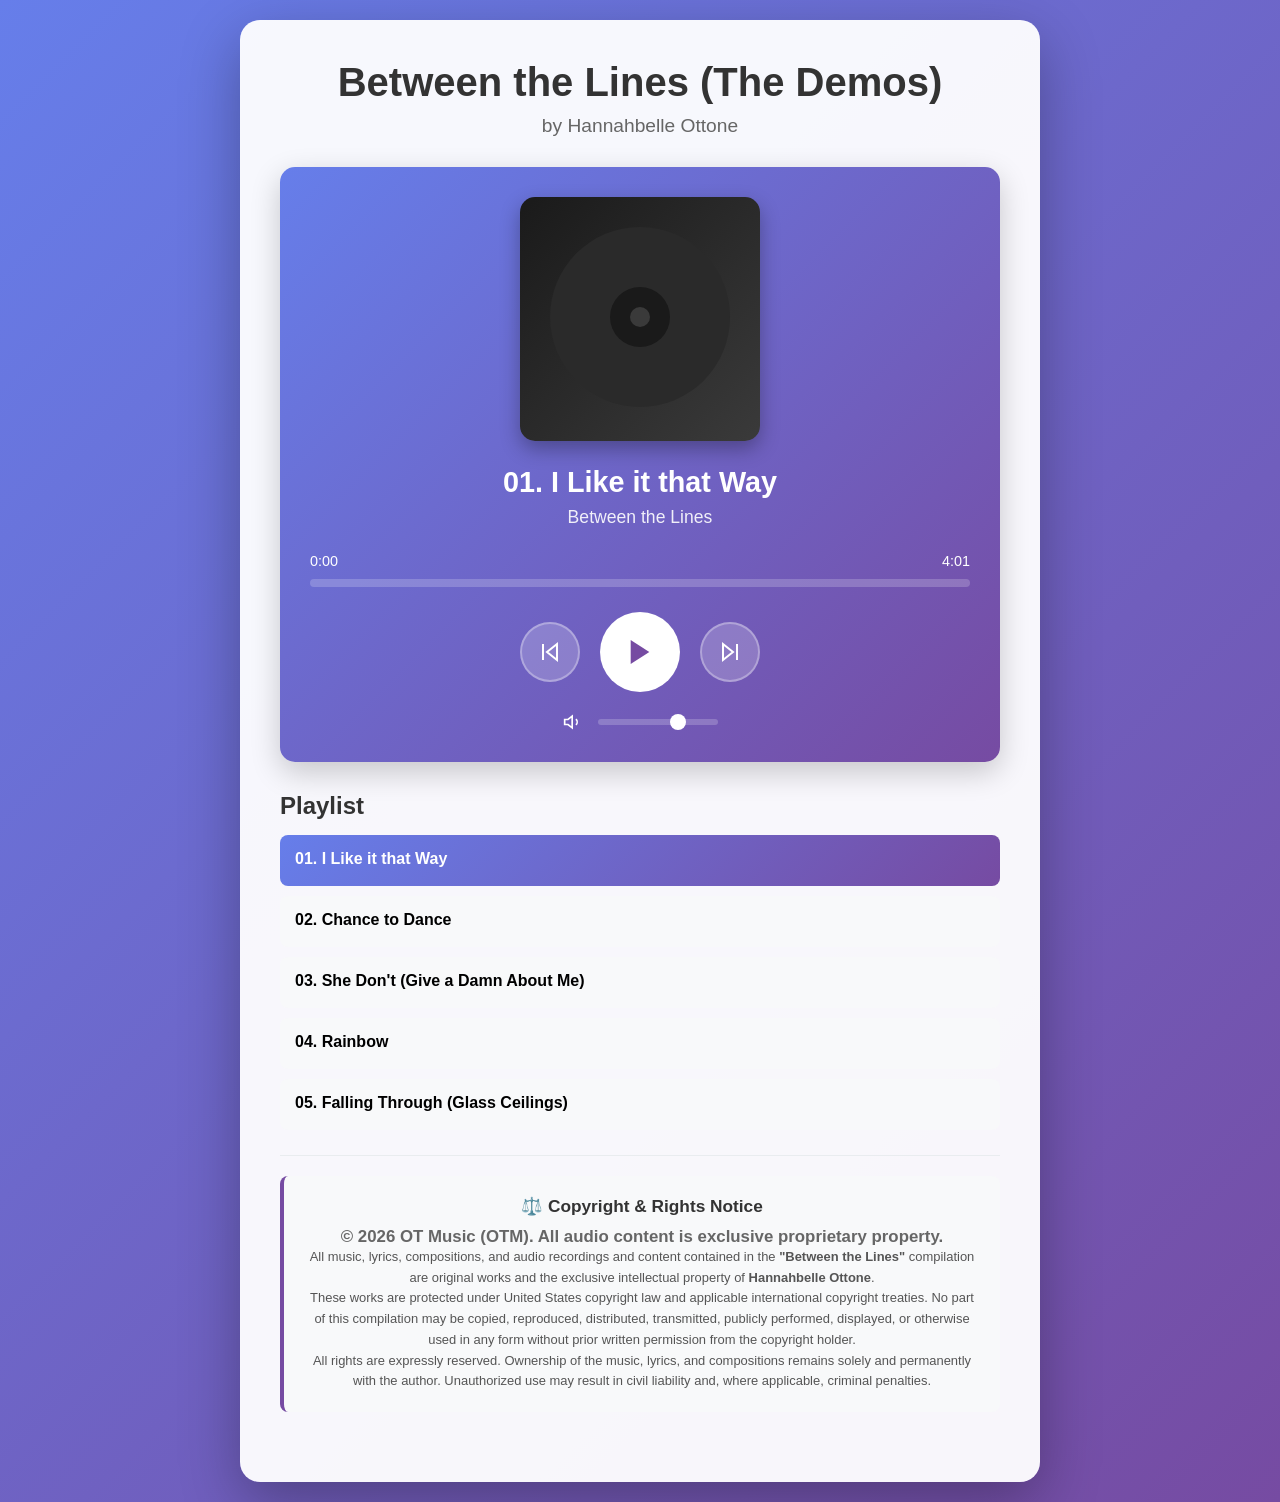
<file: backup/index.html>
<!DOCTYPE html>
<html lang="en">
<head>
    <meta charset="UTF-8">
    <meta name="viewport" content="width=device-width, initial-scale=1.0">
    <meta http-equiv="X-UA-Compatible" content="ie=edge">
    <title>Between the Lines (The Demos) - by Hannahbelle Ottone</title>
    <link rel="stylesheet" href="styles.css">
</head>
<body>
    <div class="container">
        <header>
            <h1>Between the Lines (The Demos) </h1>
            <p class="subtitle">by Hannahbelle Ottone</p>
        </header>

    <!--    <div class="license-notice">
    <h2>⚖️ Copyright & Rights Notice</h2>

    <p>
        All music, lyrics, compositions, and audio recordings contained in the
        <strong>"Between the Lines"</strong> compilation are original works and the exclusive
        intellectual property of <strong>Hannahbelle Ottone</strong>.
    </p>

    <p>
        These works are protected under United States copyright law and applicable
        international copyright treaties. No part of this compilation may be copied,
        reproduced, distributed, transmitted, publicly performed, displayed, or
        otherwise used in any form without prior written permission from the
        copyright holder.
    </p>

    <p>
        All rights are expressly reserved. Ownership of the music, lyrics, and
        compositions remains solely and permanently with the author. Unauthorized
        use may result in civil liability and, where applicable, criminal penalties.
    </p>
</div>-->


        <div class="player-container">
            <div class="album-art">
                <div class="album-art-placeholder">
                    <svg width="200" height="200" viewBox="0 0 200 200">
                        <circle cx="100" cy="100" r="90" fill="#2a2a2a"/>
                        <circle cx="100" cy="100" r="30" fill="#1a1a1a"/>
                        <circle cx="100" cy="100" r="10" fill="#3a3a3a"/>
                    </svg>
                </div>
            </div>

            <div class="track-info">
                <h2 id="trackTitle">Select a track to play</h2>
                <p id="trackArtist">Between the Lines</p>
            </div>

            <div class="progress-container">
                <div class="time-display">
                    <span id="currentTime">0:00</span>
                    <span id="duration">0:00</span>
                </div>
                <div class="progress-bar">
                    <div class="progress-bar-fill" id="progressBarFill"></div>
                    <input type="range" id="progressBar" min="0" max="100" value="0" step="0.1">
                </div>
            </div>

            <div class="controls">
                <button class="control-btn" id="prevBtn" title="Previous Track">
                    <svg width="24" height="24" viewBox="0 0 24 24" fill="none" stroke="currentColor" stroke-width="2">
                        <polygon points="19 20 9 12 19 4 19 20"></polygon>
                        <line x1="5" y1="4" x2="5" y2="20"></line>
                    </svg>
                </button>
                <button class="control-btn play-btn" id="playBtn" title="Play">
                    <svg id="playIcon" width="32" height="32" viewBox="0 0 24 24" fill="currentColor">
                        <polygon points="5 3 19 12 5 21 5 3"></polygon>
                    </svg>
                    <svg id="pauseIcon" width="32" height="32" viewBox="0 0 24 24" fill="currentColor" style="display: none;">
                        <rect x="6" y="4" width="4" height="16"></rect>
                        <rect x="14" y="4" width="4" height="16"></rect>
                    </svg>
                </button>
                <button class="control-btn" id="nextBtn" title="Next Track">
                    <svg width="24" height="24" viewBox="0 0 24 24" fill="none" stroke="currentColor" stroke-width="2">
                        <polygon points="5 4 15 12 5 20 5 4"></polygon>
                        <line x1="19" y1="4" x2="19" y2="20"></line>
                    </svg>
                </button>
            </div>

            <div class="volume-container">
                <button class="volume-btn" id="volumeBtn" title="Volume">
                    <svg id="volumeIcon" width="20" height="20" viewBox="0 0 24 24" fill="none" stroke="currentColor" stroke-width="2">
                        <polygon points="11 5 6 9 2 9 2 15 6 15 11 19 11 5"></polygon>
                        <path d="M15.54 8.46a5 5 0 0 1 0 7.07"></path>
                    </svg>
                    <svg id="mutedIcon" width="20" height="20" viewBox="0 0 24 24" fill="none" stroke="currentColor" stroke-width="2" style="display: none;">
                        <polygon points="11 5 6 9 2 9 2 15 6 15 11 19 11 5"></polygon>
                        <line x1="23" y1="9" x2="17" y2="15"></line>
                        <line x1="17" y1="9" x2="23" y2="15"></line>
                    </svg>
                </button>
                <input type="range" id="volumeSlider" min="0" max="100" value="70" step="1">
            </div>
        </div>

        <div class="playlist">
            <h3>Playlist</h3>
            <div id="playlistContainer" class="playlist-items">
                <p class="no-tracks">No tracks available. Add MP3 files to the media folder.</p>
            </div>
        </div>

        <footer>
        


                  <div class="license-notice">
    <h2>⚖️ Copyright & Rights Notice</h2>
    <h3>&copy; 2026 OT Music (OTM). All audio content is exclusive proprietary property.</h3>
    <p>
        All music, lyrics, compositions, and audio recordings and content contained in the
        <strong>"Between the Lines"</strong> compilation are original works and the exclusive
        intellectual property of <strong>Hannahbelle Ottone</strong>.
    </p>

    <p>
        These works are protected under United States copyright law and applicable
        international copyright treaties. No part of this compilation may be copied,
        reproduced, distributed, transmitted, publicly performed, displayed, or
        otherwise used in any form without prior written permission from the
        copyright holder.
    </p>

    <p>
        All rights are expressly reserved. Ownership of the music, lyrics, and
        compositions remains solely and permanently with the author. Unauthorized
        use may result in civil liability and, where applicable, criminal penalties.
    </p>
</div>

        </footer>
    </div>

    <audio id="audioPlayer"></audio>
    <script src="player.js"></script>
</body>
</html>
</file>
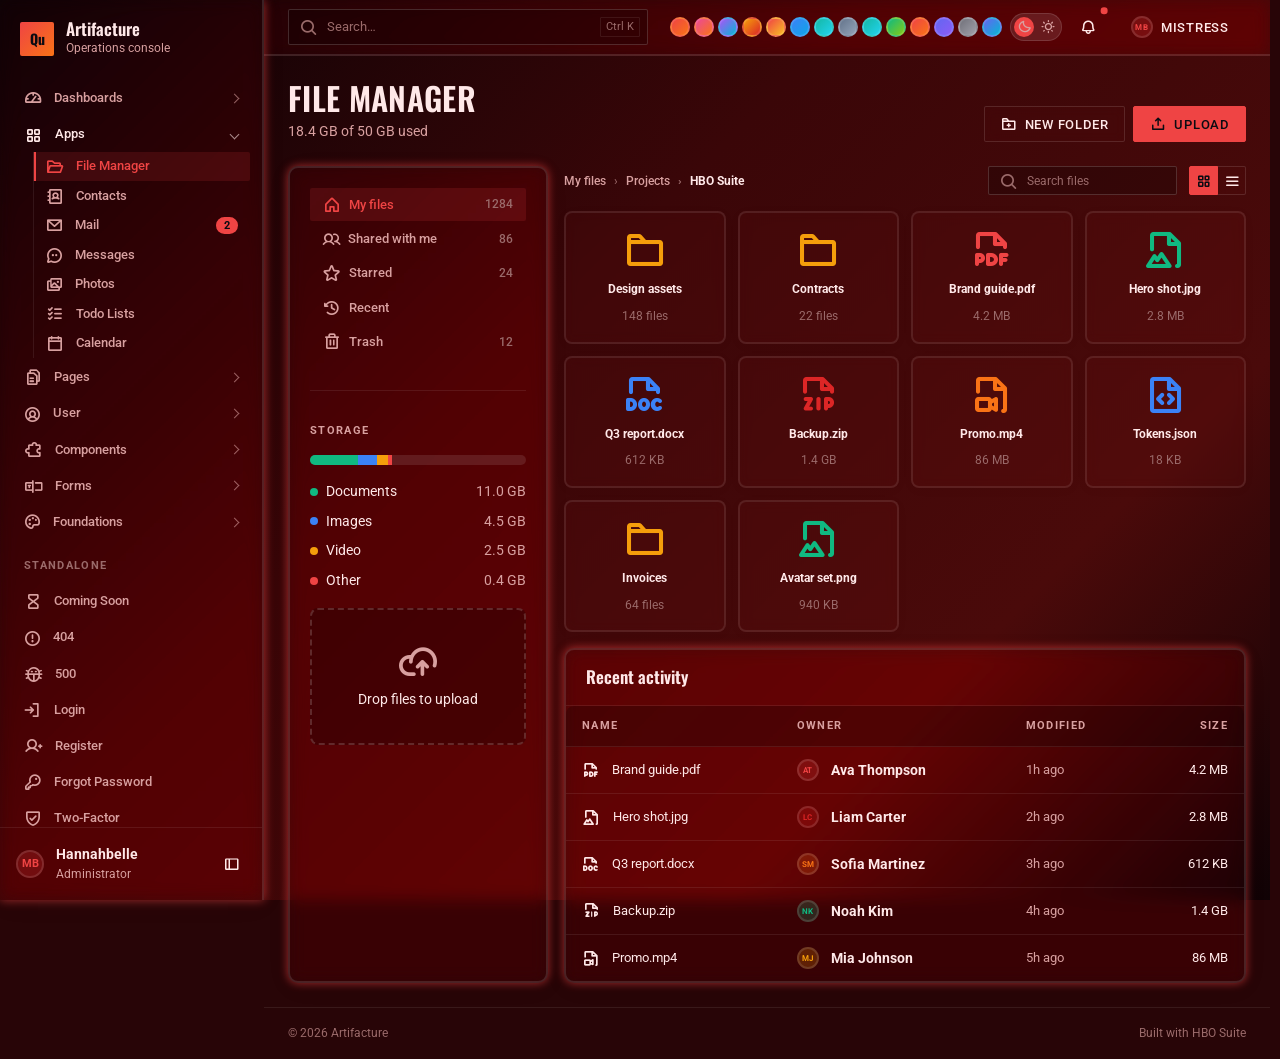
<file: newsite/file-manager.html>
<!DOCTYPE html>
<html lang="en" data-variant="dark" data-theme="crimsonking">

<head>
  <meta charset="UTF-8">
  <meta name="viewport" content="width=device-width, initial-scale=1.0">
  <title>File Manager · Artifacture</title>
  <meta name="description" content="Operations console">
  <meta name="generator" content="HBO Suite 2.0.0">
  <link rel="icon"
    href="data:image/svg+xml,<svg xmlns='http://www.w3.org/2000/svg' viewBox='0 0 64 64'><defs><linearGradient id='g' x1='0' y1='0' x2='1' y2='1'><stop offset='0' stop-color='%23ef4444'/><stop offset='1' stop-color='%23f97316'/></linearGradient></defs><rect width='64' height='64' rx='14' fill='url(%23g)'/><text x='32' y='43' font-family='Arial' font-weight='700' font-size='32' text-anchor='middle' fill='white'>Q</text></svg>">
  <link rel="stylesheet" href="css/fonts.css">
  <link rel="stylesheet" href="vendor/phosphor/bold/style.css">
  <link rel="stylesheet" href="vendor/phosphor/duotone/style.css">
  <link rel="stylesheet" href="vendor/phosphor/light/style.css">
  <link rel="stylesheet" href="vendor/phosphor/regular/style.css">
  <link rel="stylesheet" href="vendor/phosphor/thin/style.css">
  <link rel="stylesheet" href="css/tokens.css">
  <link rel="stylesheet" href="css/hbo.css">
  <script>(function () { try { var d = document.documentElement, v = localStorage.getItem('hbo-variant'), t = localStorage.getItem('hbo-theme'); if (v && !d.hasAttribute('data-static-variant')) d.setAttribute('data-variant', v); if (t && d.hasAttribute('data-theme')) d.setAttribute('data-theme', t); } catch (e) { } })();</script>
</head>

<body>
  <div class="admin" data-sidebar="">
    <aside class="admin-sidebar" aria-label="Main navigation">
      <div class="sb-brand">
        <div class="sb-logo">Qu</div>
        <div>
          <div class="sb-title">Artifacture</div>
          <div class="sb-sub">Operations console</div>
        </div>
      </div>
      <nav class="sb-nav">
        <div class="sb-group  "><button class="sb-group-btn" type="button"><i
              class="ph ph-gauge"></i><span>Dashboards</span><i class="caret"></i></button>
          <div class="sb-items">
            <div><a class="sb-link " href="index.html" data-page-link="ecommerce"><i
                  class="ph ph-storefront"></i><span>E-Commerce</span></a><a class="sb-link " href="crm.html"
                data-page-link="crm"><i class="ph ph-handshake"></i><span>CRM</span></a><a class="sb-link "
                href="analytics.html" data-page-link="analytics"><i
                  class="ph ph-chart-line-up"></i><span>Analytics</span></a><a class="sb-link "
                href="project-management.html" data-page-link="project-management"><i
                  class="ph ph-kanban"></i><span>Project Management</span></a><a class="sb-link "
                href="email-marketing.html" data-page-link="email-marketing"><i
                  class="ph ph-envelope-open"></i><span>Email Marketing</span></a><a class="sb-link " href="crypto.html"
                data-page-link="crypto"><i class="ph ph-currency-btc"></i><span>Cryptocurrency</span></a><a
                class="sb-link " href="app-views.html" data-page-link="app-views"><i
                  class="ph ph-squares-four"></i><span>Application Views</span></a></div>
          </div>
        </div>
        <div class="sb-group open has-active"><button class="sb-group-btn" type="button"><i
              class="ph ph-squares-four"></i><span>Apps</span><i class="caret"></i></button>
          <div class="sb-items">
            <div><a class="sb-link active" href="file-manager.html" data-page-link="file-manager"><i
                  class="ph ph-folder-open"></i><span>File Manager</span></a><a class="sb-link " href="contacts.html"
                data-page-link="contacts"><i class="ph ph-address-book"></i><span>Contacts</span></a><a class="sb-link "
                href="mail.html" data-page-link="mail"><i class="ph ph-envelope-simple"></i><span>Mail</span><span
                  class="badge pill">2</span></a><a class="sb-link " href="messages.html" data-page-link="messages"><i
                  class="ph ph-chat-circle-dots"></i><span>Messages</span></a><a class="sb-link " href="photos.html"
                data-page-link="photos"><i class="ph ph-images"></i><span>Photos</span></a><a class="sb-link "
                href="todo.html" data-page-link="todo"><i class="ph ph-list-checks"></i><span>Todo Lists</span></a><a
                class="sb-link " href="calendar.html" data-page-link="calendar"><i
                  class="ph ph-calendar-blank"></i><span>Calendar</span></a></div>
          </div>
        </div>
        <div class="sb-group  "><button class="sb-group-btn" type="button"><i
              class="ph ph-files"></i><span>Pages</span><i class="caret"></i></button>
          <div class="sb-items">
            <div><a class="sb-link " href="invoice.html" data-page-link="invoice"><i
                  class="ph ph-receipt"></i><span>Invoice</span></a><a class="sb-link " href="pricing.html"
                data-page-link="pricing"><i class="ph ph-tag"></i><span>Pricing</span></a><a class="sb-link "
                href="search-results.html" data-page-link="search-results"><i
                  class="ph ph-magnifying-glass"></i><span>Search Results</span></a><a class="sb-link " href="faq.html"
                data-page-link="faq"><i class="ph ph-question"></i><span>FAQ</span></a><a class="sb-link "
                href="team.html" data-page-link="team"><i class="ph ph-users-three"></i><span>Team</span></a><a
                class="sb-link " href="crud.html" data-page-link="crud"><i class="ph ph-table"></i><span>CRUD &amp;
                  Tables</span></a></div>
          </div>
        </div>
        <div class="sb-group  "><button class="sb-group-btn" type="button"><i
              class="ph ph-user-circle"></i><span>User</span><i class="caret"></i></button>
          <div class="sb-items">
            <div><a class="sb-link " href="user-profile.html" data-page-link="user-profile"><i
                  class="ph ph-user"></i><span>Profile</span></a><a class="sb-link " href="user-timeline.html"
                data-page-link="user-timeline"><i class="ph ph-clock-counter-clockwise"></i><span>Timeline</span></a><a
                class="sb-link " href="user-photos.html" data-page-link="user-photos"><i
                  class="ph ph-image"></i><span>User Photos</span></a><a class="sb-link " href="user-connections.html"
                data-page-link="user-connections"><i class="ph ph-users"></i><span>Connections</span></a><a
                class="sb-link " href="user-preferences.html" data-page-link="user-preferences"><i
                  class="ph ph-gear"></i><span>Preferences</span></a></div>
          </div>
        </div>
        <div class="sb-group  "><button class="sb-group-btn" type="button"><i
              class="ph ph-puzzle-piece"></i><span>Components</span><i class="caret"></i></button>
          <div class="sb-items">
            <div><a class="sb-link " href="c-buttons.html" data-page-link="c-buttons"><i
                  class="ph ph-cursor-click"></i><span>Buttons</span></a><a class="sb-link " href="c-badges.html"
                data-page-link="c-badges"><i class="ph ph-seal"></i><span>Badges &amp; Chips</span></a><a
                class="sb-link " href="c-cards.html" data-page-link="c-cards"><i class="ph ph-cards"></i><span>Cards
                  &amp; Panels</span></a><a class="sb-link " href="c-alerts.html" data-page-link="c-alerts"><i
                  class="ph ph-warning"></i><span>Alerts &amp; Feedback</span></a><a class="sb-link "
                href="c-accordion.html" data-page-link="c-accordion"><i class="ph ph-rows"></i><span>Accordion &amp;
                  Collapse</span></a><a class="sb-link " href="c-carousel.html" data-page-link="c-carousel"><i
                  class="ph ph-slideshow"></i><span>Carousel</span></a><a class="sb-link " href="c-overlays.html"
                data-page-link="c-overlays"><i class="ph ph-stack"></i><span>Dropdowns &amp; Overlays</span></a><a
                class="sb-link " href="c-navigation.html" data-page-link="c-navigation"><i
                  class="ph ph-compass"></i><span>Navigation</span></a><a class="sb-link " href="c-tables.html"
                data-page-link="c-tables"><i class="ph ph-table"></i><span>Tables</span></a></div>
          </div>
        </div>
        <div class="sb-group  "><button class="sb-group-btn" type="button"><i
              class="ph ph-textbox"></i><span>Forms</span><i class="caret"></i></button>
          <div class="sb-items">
            <div><a class="sb-link " href="f-elements.html" data-page-link="f-elements"><i
                  class="ph ph-textbox"></i><span>Form Elements</span></a><a class="sb-link " href="f-input-groups.html"
                data-page-link="f-input-groups"><i class="ph ph-brackets-square"></i><span>Input Groups</span></a><a
                class="sb-link " href="f-layouts.html" data-page-link="f-layouts"><i class="ph ph-layout"></i><span>Form
                  Layouts</span></a><a class="sb-link " href="f-validation.html" data-page-link="f-validation"><i
                  class="ph ph-check-square"></i><span>Form Validation</span></a><a class="sb-link "
                href="f-advanced.html" data-page-link="f-advanced"><i
                  class="ph ph-sliders-horizontal"></i><span>Advanced Controls</span></a></div>
          </div>
        </div>
        <div class="sb-group  "><button class="sb-group-btn" type="button"><i
              class="ph ph-palette"></i><span>Foundations</span><i class="caret"></i></button>
          <div class="sb-items">
            <div><a class="sb-link " href="colors.html" data-page-link="colors"><i
                  class="ph ph-palette"></i><span>Colors &amp; Tokens</span></a><a class="sb-link "
                href="typography.html" data-page-link="typography"><i class="ph ph-text-aa"></i><span>Typography &amp;
                  Fonts</span></a><a class="sb-link " href="icons.html" data-page-link="icons"><i
                  class="ph ph-shapes"></i><span>Icons</span></a><a class="sb-link " href="charts.html"
                data-page-link="charts"><i class="ph ph-chart-bar"></i><span>Charts</span></a><a class="sb-link "
                href="maps.html" data-page-link="maps"><i class="ph ph-globe-hemisphere-west"></i><span>Maps</span></a>
            </div>
          </div>
        </div>
        <div class="sb-label">Standalone</div><a class="sb-link " href="coming-soon.html"
          data-page-link="coming-soon"><i class="ph ph-hourglass"></i><span>Coming Soon</span></a><a class="sb-link "
          href="error-404.html" data-page-link="error-404"><i class="ph ph-warning-circle"></i><span>404</span></a><a
          class="sb-link " href="error-500.html" data-page-link="error-500"><i
            class="ph ph-bug"></i><span>500</span></a><a class="sb-link " href="login.html" data-page-link="login"><i
            class="ph ph-sign-in"></i><span>Login</span></a><a class="sb-link " href="register.html"
          data-page-link="register"><i class="ph ph-user-plus"></i><span>Register</span></a><a class="sb-link "
          href="forgot-password.html" data-page-link="forgot-password"><i class="ph ph-key"></i><span>Forgot
            Password</span></a><a class="sb-link " href="two-factor.html" data-page-link="two-factor"><i
            class="ph ph-shield-check"></i><span>Two-Factor</span></a><a class="sb-link " href="landing-saas.html"
          data-page-link="landing-saas"><i class="ph ph-rocket-launch"></i><span>Home</span></a><a class="sb-link "
          href="landing-app.html" data-page-link="landing-app"><i class="ph ph-device-mobile"></i><span>App
            Landing</span></a><a class="sb-link " href="landing-agency.html" data-page-link="landing-agency"><i
            class="ph ph-buildings"></i><span>Agency Landing</span></a><a class="sb-link " href="contact.html"
          data-page-link="contact"><i class="ph ph-envelope-simple"></i><span>Contact</span></a><a class="sb-link "
          href="resume.html" data-page-link="resume"><i class="ph ph-identification-card"></i><span>Resume</span></a><a
          class="sb-link " href="portfolio.html" data-page-link="portfolio"><i
            class="ph ph-images"></i><span>Portfolio</span></a>
      </nav>
      <div class="sb-foot">
        <div class="media"><span class="avatar sm">MB</span>
          <div class="media-body">
            <div class="media-title truncate">Hannahbelle</div>
            <div class="media-sub">Administrator</div>
          </div><button class="btn btn-ghost btn-icon btn-sm" data-sb-mini aria-label="Collapse sidebar"
            data-tip="Collapse" data-tip-pos="right"><i class="ph ph-sidebar-simple"></i></button>
        </div>
      </div>
    </aside>
    <div class="admin-main">
      <header class="admin-topbar">
        <button class="btn btn-ghost btn-icon sb-burger" data-sb-toggle aria-label="Open menu"><i
            class="ph ph-list"></i></button>
        <div class="search input-icon"><i class="ph ph-magnifying-glass"></i><input class="input" type="search"
            placeholder="Search…" aria-label="Search"><kbd class="kbd-hint hide-sm">Ctrl K</kbd></div>
        <div class="tb-actions">
          <div class="theme-switch" role="group" aria-label="Theme"><button data-theme-id="crimsonking"
              title="CrimsonKing" aria-label="CrimsonKing"
              style="background:linear-gradient(135deg, #ef4444, #f97316)"></button><button data-theme-id="solaris"
              title="Solaris" aria-label="Solaris"
              style="background:linear-gradient(135deg, #ec4899, #f97316)"></button><button data-theme-id="galaxy"
              title="Galaxy" aria-label="Galaxy"
              style="background:linear-gradient(135deg, #a855f7, #06b6d4)"></button><button data-theme-id="desert"
              title="Desert" aria-label="Desert"
              style="background:linear-gradient(135deg, #f59e0b, #dc2626)"></button><button data-theme-id="sunset"
              title="Sunset" aria-label="Sunset"
              style="background:linear-gradient(135deg, #ef4444, #fbbf24)"></button><button data-theme-id="aurora"
              title="Aurora" aria-label="Aurora"
              style="background:linear-gradient(135deg, #3b82f6, #0ea5e9)"></button><button data-theme-id="teal"
              title="Teal" aria-label="Teal"
              style="background:linear-gradient(135deg, #14b8a6, #22d3ee)"></button><button data-theme-id="kinetic"
              title="Kinetic" aria-label="Kinetic"
              style="background:linear-gradient(135deg, #64748b, #94a3b8)"></button><button
              data-theme-id="northernlight" title="Northern Light" aria-label="Northern Light"
              style="background:linear-gradient(135deg, #14b8a6, #22d3ee)"></button><button data-theme-id="forest"
              title="Forest" aria-label="Forest"
              style="background:linear-gradient(135deg, #10b981, #84cc16)"></button><button data-theme-id="crimson"
              title="Crimson" aria-label="Crimson"
              style="background:linear-gradient(135deg, #ef4444, #f97316)"></button><button data-theme-id="obsidian"
              title="Obsidian" aria-label="Obsidian"
              style="background:linear-gradient(135deg, #6366f1, #8b5cf6)"></button><button data-theme-id="carbon"
              title="Carbon" aria-label="Carbon"
              style="background:linear-gradient(135deg, #71717a, #a1a1aa)"></button><button data-theme-id="interstellar"
              title="Interstellar" aria-label="Interstellar"
              style="background:linear-gradient(135deg, #6366f1, #06b6d4)"></button></div>
          <button class="variant-toggle" data-hbo-variant-toggle aria-label="Toggle light / dark"
            title="Toggle light / dark"><i class="ph ph-moon"></i><i class="ph ph-sun"></i></button>
          <div class="dropdown"><button class="btn btn-ghost btn-icon has-badge" data-dropdown
              aria-label="Notifications"><i class="ph ph-bell"></i><span
                class="badge danger dot badge-pos"></span></button>
            <div class="dropdown-menu end" style="width:300px">
              <div class="dropdown-header">Notifications</div>
              <a class="dropdown-item" href="#"><i class="ph ph-shopping-cart"></i><span>New order #4821</span><span
                  class="kbd-hint muted">2m</span></a>
              <a class="dropdown-item" href="#"><i class="ph ph-user-plus"></i><span>3 new sign-ups</span><span
                  class="kbd-hint muted">1h</span></a>
              <a class="dropdown-item" href="#"><i class="ph ph-warning"></i><span>Server load 82%</span><span
                  class="kbd-hint muted">3h</span></a>
              <div class="dropdown-divider"></div><a class="dropdown-item" href="#">View all</a>
            </div>
          </div>
          <div class="dropdown"><button class="btn btn-ghost" data-dropdown><span class="avatar xs">MB</span><span
                class="hide-sm">Mistress</span></button>
            <div class="dropdown-menu end">
              <div class="dropdown-header">Signed in</div>
              <a class="dropdown-item" href="#"><i class="ph ph-user"></i><span>Profile</span></a><a
                class="dropdown-item" href="#"><i class="ph ph-gear"></i><span>Settings</span></a>
              <div class="dropdown-divider"></div><a class="dropdown-item danger" href="#"><i
                  class="ph ph-sign-out"></i><span>Sign out</span></a>
            </div>
          </div>
        </div>
      </header>
      <main class="admin-content" id="main">
        <div class="page-header">
          <div>
            <h1>File Manager</h1>
            <p>18.4 GB of 50 GB used</p>
          </div>
          <div class="page-actions"><button class="btn btn"><i class="ph ph-folder-plus"></i><span>New
                folder</span></button><button class="btn btn-primary"><i
                class="ph ph-upload-simple"></i><span>Upload</span></button></div>
        </div>
        <div class="app-split">
          <div class="panel stack">
            <nav class="app-nav" data-select><a class="nav-link active" href="#"><i class="ph ph-house"></i><span>My
                  files</span><span class="count">1284</span></a><a class="nav-link " href="#"><i
                  class="ph ph-users"></i><span>Shared with me</span><span class="count">86</span></a><a
                class="nav-link " href="#"><i class="ph ph-star"></i><span>Starred</span><span
                  class="count">24</span></a><a class="nav-link " href="#"><i
                  class="ph ph-clock-counter-clockwise"></i><span>Recent</span><span class="count"></span></a><a
                class="nav-link " href="#"><i class="ph ph-trash"></i><span>Trash</span><span
                  class="count">12</span></a></nav>
            <div class="divider"></div>
            <div class="h-section">Storage</div>
            <div class="storage-bar"><span style="width:22%;background:var(--chart-1)"></span><span
                style="width:9%;background:var(--chart-2)"></span><span
                style="width:5%;background:var(--chart-3)"></span><span
                style="width:2%;background:var(--chart-4)"></span></div>
            <div class="stack-sm">
              <div class="row between"><span class="row gap-2"><i class="status-dot"
                    style="background:var(--chart-1)"></i>Documents</span><span class="muted tabular">11.0 GB</span>
              </div>
              <div class="row between"><span class="row gap-2"><i class="status-dot"
                    style="background:var(--chart-2)"></i>Images</span><span class="muted tabular">4.5 GB</span></div>
              <div class="row between"><span class="row gap-2"><i class="status-dot"
                    style="background:var(--chart-3)"></i>Video</span><span class="muted tabular">2.5 GB</span></div>
              <div class="row between"><span class="row gap-2"><i class="status-dot"
                    style="background:var(--chart-4)"></i>Other</span><span class="muted tabular">0.4 GB</span></div>
            </div>
            <div class="dropzone"><i class="ph ph-cloud-arrow-up ico-xl"></i>
              <p class="mt-2">Drop files to upload</p>
            </div>
          </div>
          <div class="stack">
            <div class="row between wrap">
              <ol class="breadcrumb chevron">
                <li><a href="#">My files</a></li>
                <li><a href="#">Projects</a></li>
                <li class="active">HBO Suite</li>
              </ol>
              <div class="row">
                <div class="input-icon"><i class="ph ph-magnifying-glass"></i><input class="input input-sm"
                    placeholder="Search files"></div>
                <div class="btn-group" data-toggle="radio"><button class="btn btn-sm btn-icon active"
                    aria-label="Grid"><i class="ph ph-squares-four"></i></button><button class="btn btn-sm btn-icon"
                    aria-label="List"><i class="ph ph-list"></i></button></div>
              </div>
            </div>
            <div class="file-grid">
              <div class="card file-tile folder" tabindex="0"><i class="ph ph-folder"></i>
                <div class="name truncate">Design assets</div>
                <div class="meta">148 files</div>
              </div>
              <div class="card file-tile folder" tabindex="0"><i class="ph ph-folder"></i>
                <div class="name truncate">Contracts</div>
                <div class="meta">22 files</div>
              </div>
              <div class="card file-tile pdf" tabindex="0"><i class="ph ph-file-pdf"></i>
                <div class="name truncate">Brand guide.pdf</div>
                <div class="meta">4.2 MB</div>
              </div>
              <div class="card file-tile img" tabindex="0"><i class="ph ph-file-image"></i>
                <div class="name truncate">Hero shot.jpg</div>
                <div class="meta">2.8 MB</div>
              </div>
              <div class="card file-tile doc" tabindex="0"><i class="ph ph-file-doc"></i>
                <div class="name truncate">Q3 report.docx</div>
                <div class="meta">612 KB</div>
              </div>
              <div class="card file-tile zip" tabindex="0"><i class="ph ph-file-zip"></i>
                <div class="name truncate">Backup.zip</div>
                <div class="meta">1.4 GB</div>
              </div>
              <div class="card file-tile vid" tabindex="0"><i class="ph ph-file-video"></i>
                <div class="name truncate">Promo.mp4</div>
                <div class="meta">86 MB</div>
              </div>
              <div class="card file-tile doc" tabindex="0"><i class="ph ph-file-code"></i>
                <div class="name truncate">Tokens.json</div>
                <div class="meta">18 KB</div>
              </div>
              <div class="card file-tile folder" tabindex="0"><i class="ph ph-folder"></i>
                <div class="name truncate">Invoices</div>
                <div class="meta">64 files</div>
              </div>
              <div class="card file-tile img" tabindex="0"><i class="ph ph-file-image"></i>
                <div class="name truncate">Avatar set.png</div>
                <div class="meta">940 KB</div>
              </div>
            </div>
            <section class="panel flush">
              <div class="panel-head">
                <div>
                  <h4>Recent activity</h4>
                </div>
              </div>
              <div class="table-wrap">
                <table class="table hover">
                  <thead>
                    <tr>
                      <th class="">Name</th>
                      <th class="">Owner</th>
                      <th class="">Modified</th>
                      <th class="num">Size</th>
                    </tr>
                  </thead>
                  <tbody>
                    <tr>
                      <td class="" data-label="Name"><span class="row"><i class="ph ph-file-pdf"></i> Brand
                          guide.pdf</span></td>
                      <td class="" data-label="Owner">
                        <div class="media"><span class="avatar xs c1" title="Ava Thompson">AT</span>
                          <div class="media-body">
                            <div class="media-title truncate">Ava Thompson</div>
                          </div>
                        </div>
                      </td>
                      <td class="" data-label="Modified"><span class="muted">1h ago</span></td>
                      <td class="num" data-label="Size">4.2 MB</td>
                    </tr>
                    <tr>
                      <td class="" data-label="Name"><span class="row"><i class="ph ph-file-image"></i> Hero
                          shot.jpg</span></td>
                      <td class="" data-label="Owner">
                        <div class="media"><span class="avatar xs c2" title="Liam Carter">LC</span>
                          <div class="media-body">
                            <div class="media-title truncate">Liam Carter</div>
                          </div>
                        </div>
                      </td>
                      <td class="" data-label="Modified"><span class="muted">2h ago</span></td>
                      <td class="num" data-label="Size">2.8 MB</td>
                    </tr>
                    <tr>
                      <td class="" data-label="Name"><span class="row"><i class="ph ph-file-doc"></i> Q3
                          report.docx</span></td>
                      <td class="" data-label="Owner">
                        <div class="media"><span class="avatar xs c3" title="Sofia Martinez">SM</span>
                          <div class="media-body">
                            <div class="media-title truncate">Sofia Martinez</div>
                          </div>
                        </div>
                      </td>
                      <td class="" data-label="Modified"><span class="muted">3h ago</span></td>
                      <td class="num" data-label="Size">612 KB</td>
                    </tr>
                    <tr>
                      <td class="" data-label="Name"><span class="row"><i class="ph ph-file-zip"></i> Backup.zip</span>
                      </td>
                      <td class="" data-label="Owner">
                        <div class="media"><span class="avatar xs c4" title="Noah Kim">NK</span>
                          <div class="media-body">
                            <div class="media-title truncate">Noah Kim</div>
                          </div>
                        </div>
                      </td>
                      <td class="" data-label="Modified"><span class="muted">4h ago</span></td>
                      <td class="num" data-label="Size">1.4 GB</td>
                    </tr>
                    <tr>
                      <td class="" data-label="Name"><span class="row"><i class="ph ph-file-video"></i> Promo.mp4</span>
                      </td>
                      <td class="" data-label="Owner">
                        <div class="media"><span class="avatar xs c5" title="Mia Johnson">MJ</span>
                          <div class="media-body">
                            <div class="media-title truncate">Mia Johnson</div>
                          </div>
                        </div>
                      </td>
                      <td class="" data-label="Modified"><span class="muted">5h ago</span></td>
                      <td class="num" data-label="Size">86 MB</td>
                    </tr>
                  </tbody>
                </table>
              </div>
            </section>
          </div>
        </div>
      </main>
      <footer class="admin-footer"><span>© 2026 Artifacture</span><span>Built with HBO Suite</span></footer>
    </div>
  </div>
  <script>window.HBO_ICON_BASE = 'vendor/phosphor/';</script>
  <script src="js/hbo.js"></script>
</body>

</html>
</file>
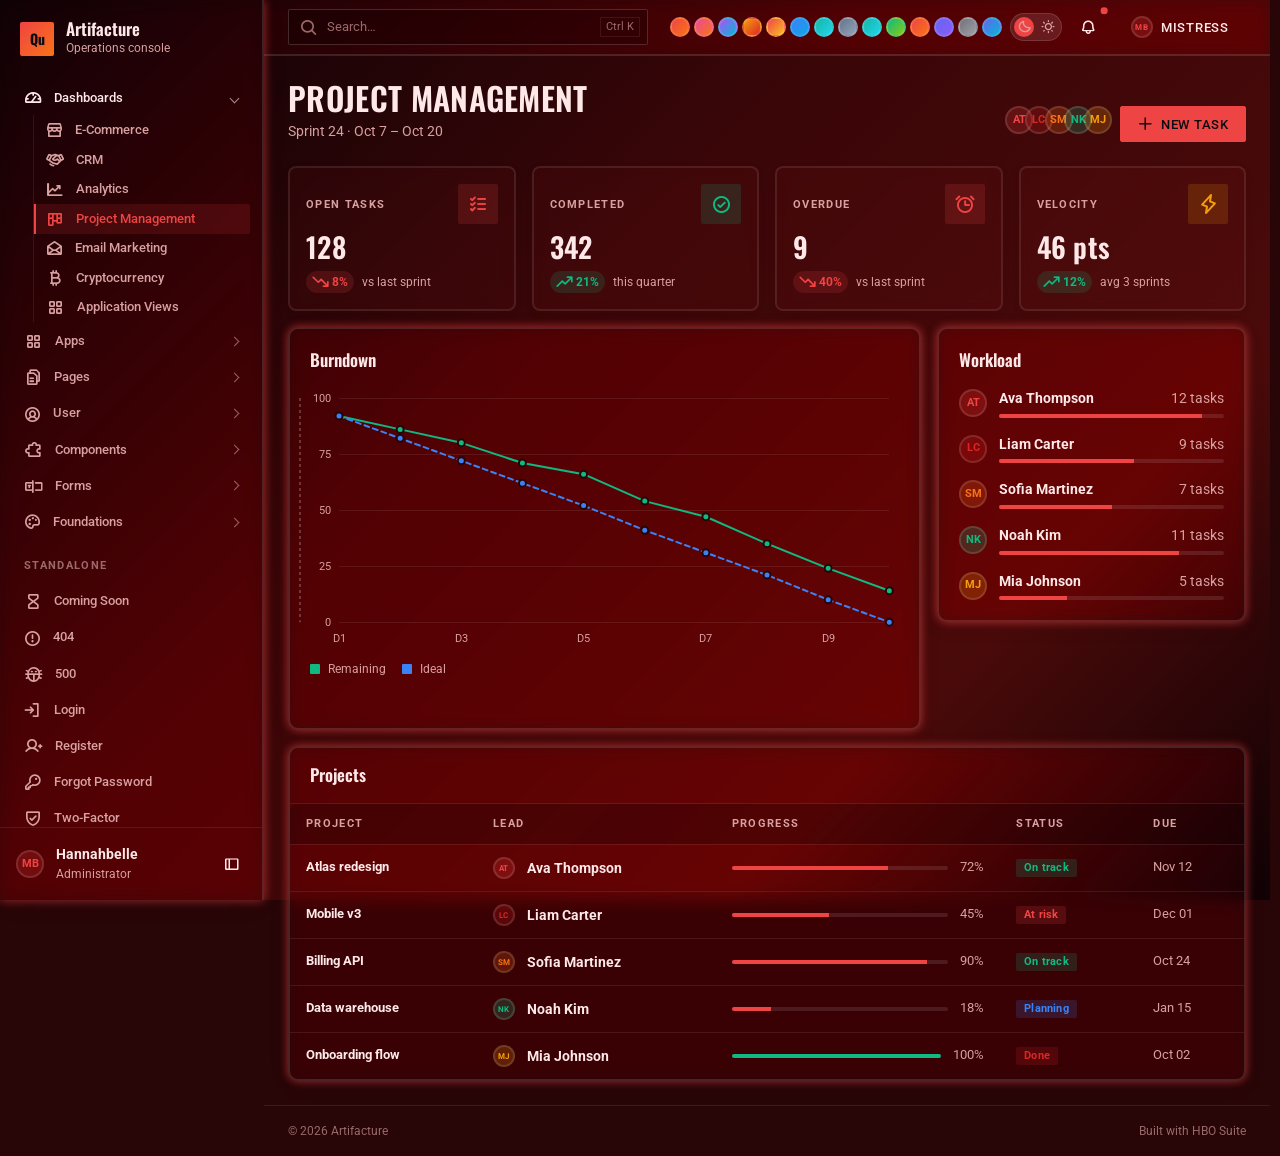
<file: newsite/project-management.html>
<!DOCTYPE html>
<html lang="en" data-variant="dark" data-theme="crimsonking">

<head>
  <meta charset="UTF-8">
  <meta name="viewport" content="width=device-width, initial-scale=1.0">
  <title>Project Management · Artifacture</title>
  <meta name="description" content="Projects, sprint burndown, workload and tasks.">
  <meta name="generator" content="HBO Suite 2.0.0">
  <link rel="icon"
    href="data:image/svg+xml,<svg xmlns='http://www.w3.org/2000/svg' viewBox='0 0 64 64'><defs><linearGradient id='g' x1='0' y1='0' x2='1' y2='1'><stop offset='0' stop-color='%23ef4444'/><stop offset='1' stop-color='%23f97316'/></linearGradient></defs><rect width='64' height='64' rx='14' fill='url(%23g)'/><text x='32' y='43' font-family='Arial' font-weight='700' font-size='32' text-anchor='middle' fill='white'>Q</text></svg>">
  <link rel="stylesheet" href="css/fonts.css">
  <link rel="stylesheet" href="vendor/phosphor/bold/style.css">
  <link rel="stylesheet" href="vendor/phosphor/duotone/style.css">
  <link rel="stylesheet" href="vendor/phosphor/light/style.css">
  <link rel="stylesheet" href="vendor/phosphor/regular/style.css">
  <link rel="stylesheet" href="vendor/phosphor/thin/style.css">
  <link rel="stylesheet" href="css/tokens.css">
  <link rel="stylesheet" href="css/hbo.css">
  <script>(function () { try { var d = document.documentElement, v = localStorage.getItem('hbo-variant'), t = localStorage.getItem('hbo-theme'); if (v && !d.hasAttribute('data-static-variant')) d.setAttribute('data-variant', v); if (t && d.hasAttribute('data-theme')) d.setAttribute('data-theme', t); } catch (e) { } })();</script>
</head>

<body>
  <div class="admin" data-sidebar="">
    <aside class="admin-sidebar" aria-label="Main navigation">
      <div class="sb-brand">
        <div class="sb-logo">Qu</div>
        <div>
          <div class="sb-title">Artifacture</div>
          <div class="sb-sub">Operations console</div>
        </div>
      </div>
      <nav class="sb-nav">
        <div class="sb-group open has-active"><button class="sb-group-btn" type="button"><i
              class="ph ph-gauge"></i><span>Dashboards</span><i class="caret"></i></button>
          <div class="sb-items">
            <div><a class="sb-link " href="index.html" data-page-link="ecommerce"><i
                  class="ph ph-storefront"></i><span>E-Commerce</span></a><a class="sb-link " href="crm.html"
                data-page-link="crm"><i class="ph ph-handshake"></i><span>CRM</span></a><a class="sb-link "
                href="analytics.html" data-page-link="analytics"><i
                  class="ph ph-chart-line-up"></i><span>Analytics</span></a><a class="sb-link active"
                href="project-management.html" data-page-link="project-management"><i
                  class="ph ph-kanban"></i><span>Project Management</span></a><a class="sb-link "
                href="email-marketing.html" data-page-link="email-marketing"><i
                  class="ph ph-envelope-open"></i><span>Email Marketing</span></a><a class="sb-link " href="crypto.html"
                data-page-link="crypto"><i class="ph ph-currency-btc"></i><span>Cryptocurrency</span></a><a
                class="sb-link " href="app-views.html" data-page-link="app-views"><i
                  class="ph ph-squares-four"></i><span>Application Views</span></a></div>
          </div>
        </div>
        <div class="sb-group  "><button class="sb-group-btn" type="button"><i
              class="ph ph-squares-four"></i><span>Apps</span><i class="caret"></i></button>
          <div class="sb-items">
            <div><a class="sb-link " href="file-manager.html" data-page-link="file-manager"><i
                  class="ph ph-folder-open"></i><span>File Manager</span></a><a class="sb-link " href="contacts.html"
                data-page-link="contacts"><i class="ph ph-address-book"></i><span>Contacts</span></a><a class="sb-link "
                href="mail.html" data-page-link="mail"><i class="ph ph-envelope-simple"></i><span>Mail</span><span
                  class="badge pill">2</span></a><a class="sb-link " href="messages.html" data-page-link="messages"><i
                  class="ph ph-chat-circle-dots"></i><span>Messages</span></a><a class="sb-link " href="photos.html"
                data-page-link="photos"><i class="ph ph-images"></i><span>Photos</span></a><a class="sb-link "
                href="todo.html" data-page-link="todo"><i class="ph ph-list-checks"></i><span>Todo Lists</span></a><a
                class="sb-link " href="calendar.html" data-page-link="calendar"><i
                  class="ph ph-calendar-blank"></i><span>Calendar</span></a></div>
          </div>
        </div>
        <div class="sb-group  "><button class="sb-group-btn" type="button"><i
              class="ph ph-files"></i><span>Pages</span><i class="caret"></i></button>
          <div class="sb-items">
            <div><a class="sb-link " href="invoice.html" data-page-link="invoice"><i
                  class="ph ph-receipt"></i><span>Invoice</span></a><a class="sb-link " href="pricing.html"
                data-page-link="pricing"><i class="ph ph-tag"></i><span>Pricing</span></a><a class="sb-link "
                href="search-results.html" data-page-link="search-results"><i
                  class="ph ph-magnifying-glass"></i><span>Search Results</span></a><a class="sb-link " href="faq.html"
                data-page-link="faq"><i class="ph ph-question"></i><span>FAQ</span></a><a class="sb-link "
                href="team.html" data-page-link="team"><i class="ph ph-users-three"></i><span>Team</span></a><a
                class="sb-link " href="crud.html" data-page-link="crud"><i class="ph ph-table"></i><span>CRUD &amp;
                  Tables</span></a></div>
          </div>
        </div>
        <div class="sb-group  "><button class="sb-group-btn" type="button"><i
              class="ph ph-user-circle"></i><span>User</span><i class="caret"></i></button>
          <div class="sb-items">
            <div><a class="sb-link " href="user-profile.html" data-page-link="user-profile"><i
                  class="ph ph-user"></i><span>Profile</span></a><a class="sb-link " href="user-timeline.html"
                data-page-link="user-timeline"><i class="ph ph-clock-counter-clockwise"></i><span>Timeline</span></a><a
                class="sb-link " href="user-photos.html" data-page-link="user-photos"><i
                  class="ph ph-image"></i><span>User Photos</span></a><a class="sb-link " href="user-connections.html"
                data-page-link="user-connections"><i class="ph ph-users"></i><span>Connections</span></a><a
                class="sb-link " href="user-preferences.html" data-page-link="user-preferences"><i
                  class="ph ph-gear"></i><span>Preferences</span></a></div>
          </div>
        </div>
        <div class="sb-group  "><button class="sb-group-btn" type="button"><i
              class="ph ph-puzzle-piece"></i><span>Components</span><i class="caret"></i></button>
          <div class="sb-items">
            <div><a class="sb-link " href="c-buttons.html" data-page-link="c-buttons"><i
                  class="ph ph-cursor-click"></i><span>Buttons</span></a><a class="sb-link " href="c-badges.html"
                data-page-link="c-badges"><i class="ph ph-seal"></i><span>Badges &amp; Chips</span></a><a
                class="sb-link " href="c-cards.html" data-page-link="c-cards"><i class="ph ph-cards"></i><span>Cards
                  &amp; Panels</span></a><a class="sb-link " href="c-alerts.html" data-page-link="c-alerts"><i
                  class="ph ph-warning"></i><span>Alerts &amp; Feedback</span></a><a class="sb-link "
                href="c-accordion.html" data-page-link="c-accordion"><i class="ph ph-rows"></i><span>Accordion &amp;
                  Collapse</span></a><a class="sb-link " href="c-carousel.html" data-page-link="c-carousel"><i
                  class="ph ph-slideshow"></i><span>Carousel</span></a><a class="sb-link " href="c-overlays.html"
                data-page-link="c-overlays"><i class="ph ph-stack"></i><span>Dropdowns &amp; Overlays</span></a><a
                class="sb-link " href="c-navigation.html" data-page-link="c-navigation"><i
                  class="ph ph-compass"></i><span>Navigation</span></a><a class="sb-link " href="c-tables.html"
                data-page-link="c-tables"><i class="ph ph-table"></i><span>Tables</span></a></div>
          </div>
        </div>
        <div class="sb-group  "><button class="sb-group-btn" type="button"><i
              class="ph ph-textbox"></i><span>Forms</span><i class="caret"></i></button>
          <div class="sb-items">
            <div><a class="sb-link " href="f-elements.html" data-page-link="f-elements"><i
                  class="ph ph-textbox"></i><span>Form Elements</span></a><a class="sb-link " href="f-input-groups.html"
                data-page-link="f-input-groups"><i class="ph ph-brackets-square"></i><span>Input Groups</span></a><a
                class="sb-link " href="f-layouts.html" data-page-link="f-layouts"><i class="ph ph-layout"></i><span>Form
                  Layouts</span></a><a class="sb-link " href="f-validation.html" data-page-link="f-validation"><i
                  class="ph ph-check-square"></i><span>Form Validation</span></a><a class="sb-link "
                href="f-advanced.html" data-page-link="f-advanced"><i
                  class="ph ph-sliders-horizontal"></i><span>Advanced Controls</span></a></div>
          </div>
        </div>
        <div class="sb-group  "><button class="sb-group-btn" type="button"><i
              class="ph ph-palette"></i><span>Foundations</span><i class="caret"></i></button>
          <div class="sb-items">
            <div><a class="sb-link " href="colors.html" data-page-link="colors"><i
                  class="ph ph-palette"></i><span>Colors &amp; Tokens</span></a><a class="sb-link "
                href="typography.html" data-page-link="typography"><i class="ph ph-text-aa"></i><span>Typography &amp;
                  Fonts</span></a><a class="sb-link " href="icons.html" data-page-link="icons"><i
                  class="ph ph-shapes"></i><span>Icons</span></a><a class="sb-link " href="charts.html"
                data-page-link="charts"><i class="ph ph-chart-bar"></i><span>Charts</span></a><a class="sb-link "
                href="maps.html" data-page-link="maps"><i class="ph ph-globe-hemisphere-west"></i><span>Maps</span></a>
            </div>
          </div>
        </div>
        <div class="sb-label">Standalone</div><a class="sb-link " href="coming-soon.html"
          data-page-link="coming-soon"><i class="ph ph-hourglass"></i><span>Coming Soon</span></a><a class="sb-link "
          href="error-404.html" data-page-link="error-404"><i class="ph ph-warning-circle"></i><span>404</span></a><a
          class="sb-link " href="error-500.html" data-page-link="error-500"><i
            class="ph ph-bug"></i><span>500</span></a><a class="sb-link " href="login.html" data-page-link="login"><i
            class="ph ph-sign-in"></i><span>Login</span></a><a class="sb-link " href="register.html"
          data-page-link="register"><i class="ph ph-user-plus"></i><span>Register</span></a><a class="sb-link "
          href="forgot-password.html" data-page-link="forgot-password"><i class="ph ph-key"></i><span>Forgot
            Password</span></a><a class="sb-link " href="two-factor.html" data-page-link="two-factor"><i
            class="ph ph-shield-check"></i><span>Two-Factor</span></a><a class="sb-link " href="landing-saas.html"
          data-page-link="landing-saas"><i class="ph ph-rocket-launch"></i><span>Home</span></a><a class="sb-link "
          href="landing-app.html" data-page-link="landing-app"><i class="ph ph-device-mobile"></i><span>App
            Landing</span></a><a class="sb-link " href="landing-agency.html" data-page-link="landing-agency"><i
            class="ph ph-buildings"></i><span>Agency Landing</span></a><a class="sb-link " href="contact.html"
          data-page-link="contact"><i class="ph ph-envelope-simple"></i><span>Contact</span></a><a class="sb-link "
          href="resume.html" data-page-link="resume"><i class="ph ph-identification-card"></i><span>Resume</span></a><a
          class="sb-link " href="portfolio.html" data-page-link="portfolio"><i
            class="ph ph-images"></i><span>Portfolio</span></a>
      </nav>
      <div class="sb-foot">
        <div class="media"><span class="avatar sm">MB</span>
          <div class="media-body">
            <div class="media-title truncate">Hannahbelle</div>
            <div class="media-sub">Administrator</div>
          </div><button class="btn btn-ghost btn-icon btn-sm" data-sb-mini aria-label="Collapse sidebar"
            data-tip="Collapse" data-tip-pos="right"><i class="ph ph-sidebar-simple"></i></button>
        </div>
      </div>
    </aside>
    <div class="admin-main">
      <header class="admin-topbar">
        <button class="btn btn-ghost btn-icon sb-burger" data-sb-toggle aria-label="Open menu"><i
            class="ph ph-list"></i></button>
        <div class="search input-icon"><i class="ph ph-magnifying-glass"></i><input class="input" type="search"
            placeholder="Search…" aria-label="Search"><kbd class="kbd-hint hide-sm">Ctrl K</kbd></div>
        <div class="tb-actions">
          <div class="theme-switch" role="group" aria-label="Theme"><button data-theme-id="crimsonking"
              title="CrimsonKing" aria-label="CrimsonKing"
              style="background:linear-gradient(135deg, #ef4444, #f97316)"></button><button data-theme-id="solaris"
              title="Solaris" aria-label="Solaris"
              style="background:linear-gradient(135deg, #ec4899, #f97316)"></button><button data-theme-id="galaxy"
              title="Galaxy" aria-label="Galaxy"
              style="background:linear-gradient(135deg, #a855f7, #06b6d4)"></button><button data-theme-id="desert"
              title="Desert" aria-label="Desert"
              style="background:linear-gradient(135deg, #f59e0b, #dc2626)"></button><button data-theme-id="sunset"
              title="Sunset" aria-label="Sunset"
              style="background:linear-gradient(135deg, #ef4444, #fbbf24)"></button><button data-theme-id="aurora"
              title="Aurora" aria-label="Aurora"
              style="background:linear-gradient(135deg, #3b82f6, #0ea5e9)"></button><button data-theme-id="teal"
              title="Teal" aria-label="Teal"
              style="background:linear-gradient(135deg, #14b8a6, #22d3ee)"></button><button data-theme-id="kinetic"
              title="Kinetic" aria-label="Kinetic"
              style="background:linear-gradient(135deg, #64748b, #94a3b8)"></button><button
              data-theme-id="northernlight" title="Northern Light" aria-label="Northern Light"
              style="background:linear-gradient(135deg, #14b8a6, #22d3ee)"></button><button data-theme-id="forest"
              title="Forest" aria-label="Forest"
              style="background:linear-gradient(135deg, #10b981, #84cc16)"></button><button data-theme-id="crimson"
              title="Crimson" aria-label="Crimson"
              style="background:linear-gradient(135deg, #ef4444, #f97316)"></button><button data-theme-id="obsidian"
              title="Obsidian" aria-label="Obsidian"
              style="background:linear-gradient(135deg, #6366f1, #8b5cf6)"></button><button data-theme-id="carbon"
              title="Carbon" aria-label="Carbon"
              style="background:linear-gradient(135deg, #71717a, #a1a1aa)"></button><button data-theme-id="interstellar"
              title="Interstellar" aria-label="Interstellar"
              style="background:linear-gradient(135deg, #6366f1, #06b6d4)"></button></div>
          <button class="variant-toggle" data-hbo-variant-toggle aria-label="Toggle light / dark"
            title="Toggle light / dark"><i class="ph ph-moon"></i><i class="ph ph-sun"></i></button>
          <div class="dropdown"><button class="btn btn-ghost btn-icon has-badge" data-dropdown
              aria-label="Notifications"><i class="ph ph-bell"></i><span
                class="badge danger dot badge-pos"></span></button>
            <div class="dropdown-menu end" style="width:300px">
              <div class="dropdown-header">Notifications</div>
              <a class="dropdown-item" href="#"><i class="ph ph-shopping-cart"></i><span>New order #4821</span><span
                  class="kbd-hint muted">2m</span></a>
              <a class="dropdown-item" href="#"><i class="ph ph-user-plus"></i><span>3 new sign-ups</span><span
                  class="kbd-hint muted">1h</span></a>
              <a class="dropdown-item" href="#"><i class="ph ph-warning"></i><span>Server load 82%</span><span
                  class="kbd-hint muted">3h</span></a>
              <div class="dropdown-divider"></div><a class="dropdown-item" href="#">View all</a>
            </div>
          </div>
          <div class="dropdown"><button class="btn btn-ghost" data-dropdown><span class="avatar xs">MB</span><span
                class="hide-sm">Mistress</span></button>
            <div class="dropdown-menu end">
              <div class="dropdown-header">Signed in</div>
              <a class="dropdown-item" href="#"><i class="ph ph-user"></i><span>Profile</span></a><a
                class="dropdown-item" href="#"><i class="ph ph-gear"></i><span>Settings</span></a>
              <div class="dropdown-divider"></div><a class="dropdown-item danger" href="#"><i
                  class="ph ph-sign-out"></i><span>Sign out</span></a>
            </div>
          </div>
        </div>
      </header>
      <main class="admin-content" id="main">
        <div class="page-header">
          <div>
            <h1>Project Management</h1>
            <p>Sprint 24 · Oct 7 – Oct 20</p>
          </div>
          <div class="page-actions"><span class="avatar-stack"><span class="avatar sm c1"
                title="Ava Thompson">AT</span><span class="avatar sm c2" title="Liam Carter">LC</span><span
                class="avatar sm c3" title="Sofia Martinez">SM</span><span class="avatar sm c4"
                title="Noah Kim">NK</span><span class="avatar sm c5" title="Mia Johnson">MJ</span></span><button
              class="btn btn-primary"><i class="ph ph-plus"></i><span>New task</span></button></div>
        </div>
        <div class="grid-4 mb-4">
          <div class="card">
            <div class="card-body kpi">
              <div class="kpi-top"><span class="kpi-label">Open tasks</span><span class="kpi-icon "><i
                    class="ph ph-list-checks"></i></span></div>
              <div class="kpi-value">128</div>
              <div class="kpi-meta"><span class="delta down"><i class="ph ph-trend-down"></i>8%</span><span>vs last
                  sprint</span></div>
            </div>
          </div>
          <div class="card">
            <div class="card-body kpi">
              <div class="kpi-top"><span class="kpi-label">Completed</span><span class="kpi-icon success"><i
                    class="ph ph-check-circle"></i></span></div>
              <div class="kpi-value">342</div>
              <div class="kpi-meta"><span class="delta up"><i class="ph ph-trend-up"></i>21%</span><span>this
                  quarter</span></div>
            </div>
          </div>
          <div class="card">
            <div class="card-body kpi">
              <div class="kpi-top"><span class="kpi-label">Overdue</span><span class="kpi-icon danger"><i
                    class="ph ph-alarm"></i></span></div>
              <div class="kpi-value">9</div>
              <div class="kpi-meta"><span class="delta down"><i class="ph ph-trend-down"></i>40%</span><span>vs last
                  sprint</span></div>
            </div>
          </div>
          <div class="card">
            <div class="card-body kpi">
              <div class="kpi-top"><span class="kpi-label">Velocity</span><span class="kpi-icon warning"><i
                    class="ph ph-lightning"></i></span></div>
              <div class="kpi-value">46 pts</div>
              <div class="kpi-meta"><span class="delta up"><i class="ph ph-trend-up"></i>12%</span><span>avg 3
                  sprints</span></div>
            </div>
          </div>
        </div>
        <div class="cols-12 mb-4">
          <div class="span-8">
            <section class="panel">
              <div class="panel-head">
                <div>
                  <h4>Burndown</h4>
                </div>
              </div>
              <div class="chart h-lg"
                data-chart="{&quot;type&quot;:&quot;line&quot;,&quot;labels&quot;:[&quot;D1&quot;,&quot;D2&quot;,&quot;D3&quot;,&quot;D4&quot;,&quot;D5&quot;,&quot;D6&quot;,&quot;D7&quot;,&quot;D8&quot;,&quot;D9&quot;,&quot;D10&quot;],&quot;series&quot;:[{&quot;name&quot;:&quot;Remaining&quot;,&quot;data&quot;:[92,86,80,71,66,54,47,35,24,14]},{&quot;name&quot;:&quot;Ideal&quot;,&quot;data&quot;:[92,82,72,62,52,41,31,21,10,0],&quot;dashed&quot;:true}]}">
              </div>
            </section>
          </div>
          <div class="span-4">
            <section class="panel">
              <div class="panel-head">
                <div>
                  <h4>Workload</h4>
                </div>
              </div>
              <div class="stack">
                <div class="media"><span class="avatar sm c1" title="Ava Thompson">AT</span>
                  <div class="media-body">
                    <div class="row between"><span class="media-title">Ava Thompson</span><span class="muted tabular">12
                        tasks</span></div>
                    <div class="progress sm mt-1">
                      <div class="progress-bar danger" style="width:90%"></div>
                    </div>
                  </div>
                </div>
                <div class="media"><span class="avatar sm c2" title="Liam Carter">LC</span>
                  <div class="media-body">
                    <div class="row between"><span class="media-title">Liam Carter</span><span class="muted tabular">9
                        tasks</span></div>
                    <div class="progress sm mt-1">
                      <div class="progress-bar " style="width:60%"></div>
                    </div>
                  </div>
                </div>
                <div class="media"><span class="avatar sm c3" title="Sofia Martinez">SM</span>
                  <div class="media-body">
                    <div class="row between"><span class="media-title">Sofia Martinez</span><span
                        class="muted tabular">7 tasks</span></div>
                    <div class="progress sm mt-1">
                      <div class="progress-bar " style="width:50%"></div>
                    </div>
                  </div>
                </div>
                <div class="media"><span class="avatar sm c4" title="Noah Kim">NK</span>
                  <div class="media-body">
                    <div class="row between"><span class="media-title">Noah Kim</span><span class="muted tabular">11
                        tasks</span></div>
                    <div class="progress sm mt-1">
                      <div class="progress-bar " style="width:80%"></div>
                    </div>
                  </div>
                </div>
                <div class="media"><span class="avatar sm c5" title="Mia Johnson">MJ</span>
                  <div class="media-body">
                    <div class="row between"><span class="media-title">Mia Johnson</span><span class="muted tabular">5
                        tasks</span></div>
                    <div class="progress sm mt-1">
                      <div class="progress-bar " style="width:30%"></div>
                    </div>
                  </div>
                </div>
              </div>
            </section>
          </div>
        </div>
        <section class="panel flush">
          <div class="panel-head">
            <div>
              <h4>Projects</h4>
            </div>
          </div>
          <div class="table-wrap">
            <table class="table hover">
              <thead>
                <tr>
                  <th class="">Project</th>
                  <th class="">Lead</th>
                  <th class="">Progress</th>
                  <th class="">Status</th>
                  <th class="">Due</th>
                </tr>
              </thead>
              <tbody>
                <tr>
                  <td class="" data-label="Project"><b>Atlas redesign</b></td>
                  <td class="" data-label="Lead">
                    <div class="media"><span class="avatar xs c1" title="Ava Thompson">AT</span>
                      <div class="media-body">
                        <div class="media-title truncate">Ava Thompson</div>
                      </div>
                    </div>
                  </td>
                  <td class="" data-label="Progress">
                    <div class="row" style="min-width:160px">
                      <div class="progress sm grow">
                        <div class="progress-bar " style="width:72%"></div>
                      </div><span class="tabular muted">72%</span>
                    </div>
                  </td>
                  <td class="" data-label="Status"><span class="badge success soft">On track</span></td>
                  <td class="" data-label="Due"><span class="muted">Nov 12</span></td>
                </tr>
                <tr>
                  <td class="" data-label="Project"><b>Mobile v3</b></td>
                  <td class="" data-label="Lead">
                    <div class="media"><span class="avatar xs c2" title="Liam Carter">LC</span>
                      <div class="media-body">
                        <div class="media-title truncate">Liam Carter</div>
                      </div>
                    </div>
                  </td>
                  <td class="" data-label="Progress">
                    <div class="row" style="min-width:160px">
                      <div class="progress sm grow">
                        <div class="progress-bar " style="width:45%"></div>
                      </div><span class="tabular muted">45%</span>
                    </div>
                  </td>
                  <td class="" data-label="Status"><span class="badge danger soft">At risk</span></td>
                  <td class="" data-label="Due"><span class="muted">Dec 01</span></td>
                </tr>
                <tr>
                  <td class="" data-label="Project"><b>Billing API</b></td>
                  <td class="" data-label="Lead">
                    <div class="media"><span class="avatar xs c3" title="Sofia Martinez">SM</span>
                      <div class="media-body">
                        <div class="media-title truncate">Sofia Martinez</div>
                      </div>
                    </div>
                  </td>
                  <td class="" data-label="Progress">
                    <div class="row" style="min-width:160px">
                      <div class="progress sm grow">
                        <div class="progress-bar " style="width:90%"></div>
                      </div><span class="tabular muted">90%</span>
                    </div>
                  </td>
                  <td class="" data-label="Status"><span class="badge success soft">On track</span></td>
                  <td class="" data-label="Due"><span class="muted">Oct 24</span></td>
                </tr>
                <tr>
                  <td class="" data-label="Project"><b>Data warehouse</b></td>
                  <td class="" data-label="Lead">
                    <div class="media"><span class="avatar xs c4" title="Noah Kim">NK</span>
                      <div class="media-body">
                        <div class="media-title truncate">Noah Kim</div>
                      </div>
                    </div>
                  </td>
                  <td class="" data-label="Progress">
                    <div class="row" style="min-width:160px">
                      <div class="progress sm grow">
                        <div class="progress-bar " style="width:18%"></div>
                      </div><span class="tabular muted">18%</span>
                    </div>
                  </td>
                  <td class="" data-label="Status"><span class="badge info soft">Planning</span></td>
                  <td class="" data-label="Due"><span class="muted">Jan 15</span></td>
                </tr>
                <tr>
                  <td class="" data-label="Project"><b>Onboarding flow</b></td>
                  <td class="" data-label="Lead">
                    <div class="media"><span class="avatar xs c5" title="Mia Johnson">MJ</span>
                      <div class="media-body">
                        <div class="media-title truncate">Mia Johnson</div>
                      </div>
                    </div>
                  </td>
                  <td class="" data-label="Progress">
                    <div class="row" style="min-width:160px">
                      <div class="progress sm grow">
                        <div class="progress-bar success" style="width:100%"></div>
                      </div><span class="tabular muted">100%</span>
                    </div>
                  </td>
                  <td class="" data-label="Status"><span class="badge secondary soft">Done</span></td>
                  <td class="" data-label="Due"><span class="muted">Oct 02</span></td>
                </tr>
              </tbody>
            </table>
          </div>
        </section>
      </main>
      <footer class="admin-footer"><span>© 2026 Artifacture</span><span>Built with HBO Suite</span></footer>
    </div>
  </div>
  <script>window.HBO_ICON_BASE = 'vendor/phosphor/';</script>
  <script src="js/hbo.js"></script>
</body>

</html>
</file>
<file: backup/styles.css>
* {
    margin: 0;
    padding: 0;
    box-sizing: border-box;
}

body {
    font-family: -apple-system, BlinkMacSystemFont, 'Segoe UI', Roboto, Oxygen, Ubuntu, Cantarell, sans-serif;
    background: linear-gradient(135deg, #667eea 0%, #764ba2 100%);
    min-height: 100vh;
    padding: 20px;
    display: flex;
    align-items: center;
    justify-content: center;
}

.container {
    max-width: 800px;
    width: 100%;
    background: rgba(255, 255, 255, 0.95);
    border-radius: 20px;
    padding: 40px;
    box-shadow: 0 20px 60px rgba(0, 0, 0, 0.3);
}

header {
    text-align: center;
    margin-bottom: 30px;
}

header h1 {
    font-size: 2.5em;
    color: #333;
    margin-bottom: 10px;
}

.subtitle {
    font-size: 1.2em;
    color: #666;
}

.license-notice {
    background: #f8f9fa;
    border-left: 4px solid #764ba2;
    padding: 20px;
    margin-bottom: 30px;
    border-radius: 8px;
}

.license-notice h2 {
    font-size: 1.2em;
    color: #333;
    margin-bottom: 10px;
}

.license-notice p {
    font-size: 0.9em;
    color: #555;
    line-height: 1.6;
}

.player-container {
    background: linear-gradient(135deg, #667eea 0%, #764ba2 100%);
    border-radius: 15px;
    padding: 30px;
    margin-bottom: 30px;
    box-shadow: 0 10px 30px rgba(0, 0, 0, 0.2);
}

.album-art {
    display: flex;
    justify-content: center;
    margin-bottom: 25px;
}

.album-art-placeholder {
    background: linear-gradient(135deg, #1a1a1a 0%, #3a3a3a 100%);
    border-radius: 15px;
    padding: 20px;
    box-shadow: 0 8px 20px rgba(0, 0, 0, 0.3);
}

.track-info {
    text-align: center;
    margin-bottom: 25px;
    color: white;
}

.track-info h2 {
    font-size: 1.8em;
    margin-bottom: 8px;
    font-weight: 600;
}

.track-info p {
    font-size: 1.1em;
    opacity: 0.9;
}

.progress-container {
    margin-bottom: 25px;
}

.time-display {
    display: flex;
    justify-content: space-between;
    color: white;
    font-size: 0.9em;
    margin-bottom: 10px;
    font-weight: 500;
}

.progress-bar {
    position: relative;
    height: 8px;
    background: rgba(255, 255, 255, 0.2);
    border-radius: 4px;
    overflow: hidden;
}

.progress-bar-fill {
    position: absolute;
    height: 100%;
    background: white;
    border-radius: 4px;
    width: 0%;
    transition: width 0.1s linear;
}

.progress-bar input[type="range"] {
    position: absolute;
    width: 100%;
    height: 8px;
    top: 0;
    left: 0;
    opacity: 0;
    cursor: pointer;
}

.controls {
    display: flex;
    justify-content: center;
    align-items: center;
    gap: 20px;
    margin-bottom: 20px;
}

.control-btn {
    background: rgba(255, 255, 255, 0.2);
    border: 2px solid rgba(255, 255, 255, 0.3);
    border-radius: 50%;
    width: 60px;
    height: 60px;
    display: flex;
    align-items: center;
    justify-content: center;
    cursor: pointer;
    transition: all 0.3s ease;
    color: white;
}

.control-btn:hover {
    background: rgba(255, 255, 255, 0.3);
    transform: scale(1.1);
}

.control-btn:active {
    transform: scale(0.95);
}

.play-btn {
    width: 80px;
    height: 80px;
    background: white;
    color: #764ba2;
    border: none;
}

.play-btn:hover {
    background: rgba(255, 255, 255, 0.9);
}

.volume-container {
    display: flex;
    align-items: center;
    justify-content: center;
    gap: 15px;
}

.volume-btn {
    background: transparent;
    border: none;
    cursor: pointer;
    color: white;
    display: flex;
    align-items: center;
    justify-content: center;
    transition: transform 0.2s ease;
}

.volume-btn:hover {
    transform: scale(1.1);
}

#volumeSlider {
    width: 120px;
    height: 6px;
    border-radius: 3px;
    background: rgba(255, 255, 255, 0.2);
    outline: none;
    -webkit-appearance: none;
    cursor: pointer;
}

#volumeSlider::-webkit-slider-thumb {
    -webkit-appearance: none;
    appearance: none;
    width: 16px;
    height: 16px;
    border-radius: 50%;
    background: white;
    cursor: pointer;
    transition: all 0.2s ease;
}

#volumeSlider::-webkit-slider-thumb:hover {
    transform: scale(1.2);
}

#volumeSlider::-moz-range-thumb {
    width: 16px;
    height: 16px;
    border-radius: 50%;
    background: white;
    cursor: pointer;
    border: none;
}

.playlist {
    margin-bottom: 20px;
}

.playlist h3 {
    font-size: 1.5em;
    color: #333;
    margin-bottom: 15px;
}

.playlist-items {
    max-height: 300px;
    overflow-y: auto;
}

.playlist-item {
    background: #f8f9fa;
    padding: 15px;
    margin-bottom: 10px;
    border-radius: 8px;
    cursor: pointer;
    transition: all 0.3s ease;
    display: flex;
    justify-content: space-between;
    align-items: center;
}

.playlist-item:hover {
    background: #e9ecef;
    transform: translateX(5px);
}

.playlist-item.active {
    background: linear-gradient(135deg, #667eea 0%, #764ba2 100%);
    color: white;
}

.playlist-item-info {
    flex: 1;
}

.playlist-item-title {
    font-weight: 600;
    font-size: 1em;
    margin-bottom: 3px;
}

.playlist-item-duration {
    font-size: 0.85em;
    opacity: 0.7;
}

.no-tracks {
    text-align: center;
    color: #999;
    padding: 40px 20px;
    font-style: italic;
}

footer {
    text-align: center;
    color: #666;
    font-size: 0.9em;
    padding-top: 20px;
    border-top: 1px solid #e9ecef;
}

/* Scrollbar styling */
.playlist-items::-webkit-scrollbar {
    width: 8px;
}

.playlist-items::-webkit-scrollbar-track {
    background: #f1f1f1;
    border-radius: 4px;
}

.playlist-items::-webkit-scrollbar-thumb {
    background: #764ba2;
    border-radius: 4px;
}

.playlist-items::-webkit-scrollbar-thumb:hover {
    background: #667eea;
}

/* Responsive design */
@media (max-width: 600px) {
    .container {
        padding: 20px;
    }

    header h1 {
        font-size: 2em;
    }

    .track-info h2 {
        font-size: 1.3em;
    }

    .controls {
        gap: 15px;
    }

    .control-btn {
        width: 50px;
        height: 50px;
    }

    .play-btn {
        width: 70px;
        height: 70px;
    }
}
</file>
<file: newsite/css/fonts.css>
/* latin-ext */
@font-face {
  font-family: 'DM Sans';
  font-style: normal;
  font-weight: 400;
  font-display: swap;
  src: url(../fonts/f1-rP2Yp2ywxg089UriI5-g4vlH9VoD8Cmcqbu6-K6h9Q.woff2) format('woff2');
  unicode-range: U+0100-02BA, U+02BD-02C5, U+02C7-02CC, U+02CE-02D7, U+02DD-02FF, U+0304, U+0308, U+0329, U+1D00-1DBF, U+1E00-1E9F, U+1EF2-1EFF, U+2020, U+20A0-20AB, U+20AD-20C4, U+2113, U+2C60-2C7F, U+A720-A7FF;
}
/* latin */
@font-face {
  font-family: 'DM Sans';
  font-style: normal;
  font-weight: 400;
  font-display: swap;
  src: url(../fonts/f2-rP2Yp2ywxg089UriI5-g4vlH9VoD8Cmcqbu0-K4.woff2) format('woff2');
  unicode-range: U+0000-00FF, U+0131, U+0152-0153, U+02BB-02BC, U+02C6, U+02DA, U+02DC, U+0304, U+0308, U+0329, U+2000-206F, U+20AC, U+2122, U+2191, U+2193, U+2212, U+2215, U+FEFF, U+FFFD;
}
/* latin-ext */
@font-face {
  font-family: 'DM Sans';
  font-style: normal;
  font-weight: 500;
  font-display: swap;
  src: url(../fonts/f1-rP2Yp2ywxg089UriI5-g4vlH9VoD8Cmcqbu6-K6h9Q.woff2) format('woff2');
  unicode-range: U+0100-02BA, U+02BD-02C5, U+02C7-02CC, U+02CE-02D7, U+02DD-02FF, U+0304, U+0308, U+0329, U+1D00-1DBF, U+1E00-1E9F, U+1EF2-1EFF, U+2020, U+20A0-20AB, U+20AD-20C4, U+2113, U+2C60-2C7F, U+A720-A7FF;
}
/* latin */
@font-face {
  font-family: 'DM Sans';
  font-style: normal;
  font-weight: 500;
  font-display: swap;
  src: url(../fonts/f2-rP2Yp2ywxg089UriI5-g4vlH9VoD8Cmcqbu0-K4.woff2) format('woff2');
  unicode-range: U+0000-00FF, U+0131, U+0152-0153, U+02BB-02BC, U+02C6, U+02DA, U+02DC, U+0304, U+0308, U+0329, U+2000-206F, U+20AC, U+2122, U+2191, U+2193, U+2212, U+2215, U+FEFF, U+FFFD;
}
/* latin-ext */
@font-face {
  font-family: 'DM Sans';
  font-style: normal;
  font-weight: 600;
  font-display: swap;
  src: url(../fonts/f1-rP2Yp2ywxg089UriI5-g4vlH9VoD8Cmcqbu6-K6h9Q.woff2) format('woff2');
  unicode-range: U+0100-02BA, U+02BD-02C5, U+02C7-02CC, U+02CE-02D7, U+02DD-02FF, U+0304, U+0308, U+0329, U+1D00-1DBF, U+1E00-1E9F, U+1EF2-1EFF, U+2020, U+20A0-20AB, U+20AD-20C4, U+2113, U+2C60-2C7F, U+A720-A7FF;
}
/* latin */
@font-face {
  font-family: 'DM Sans';
  font-style: normal;
  font-weight: 600;
  font-display: swap;
  src: url(../fonts/f2-rP2Yp2ywxg089UriI5-g4vlH9VoD8Cmcqbu0-K4.woff2) format('woff2');
  unicode-range: U+0000-00FF, U+0131, U+0152-0153, U+02BB-02BC, U+02C6, U+02DA, U+02DC, U+0304, U+0308, U+0329, U+2000-206F, U+20AC, U+2122, U+2191, U+2193, U+2212, U+2215, U+FEFF, U+FFFD;
}
/* latin-ext */
@font-face {
  font-family: 'DM Sans';
  font-style: normal;
  font-weight: 700;
  font-display: swap;
  src: url(../fonts/f1-rP2Yp2ywxg089UriI5-g4vlH9VoD8Cmcqbu6-K6h9Q.woff2) format('woff2');
  unicode-range: U+0100-02BA, U+02BD-02C5, U+02C7-02CC, U+02CE-02D7, U+02DD-02FF, U+0304, U+0308, U+0329, U+1D00-1DBF, U+1E00-1E9F, U+1EF2-1EFF, U+2020, U+20A0-20AB, U+20AD-20C4, U+2113, U+2C60-2C7F, U+A720-A7FF;
}
/* latin */
@font-face {
  font-family: 'DM Sans';
  font-style: normal;
  font-weight: 700;
  font-display: swap;
  src: url(../fonts/f2-rP2Yp2ywxg089UriI5-g4vlH9VoD8Cmcqbu0-K4.woff2) format('woff2');
  unicode-range: U+0000-00FF, U+0131, U+0152-0153, U+02BB-02BC, U+02C6, U+02DA, U+02DC, U+0304, U+0308, U+0329, U+2000-206F, U+20AC, U+2122, U+2191, U+2193, U+2212, U+2215, U+FEFF, U+FFFD;
}
/* cyrillic-ext */
@font-face {
  font-family: 'Exo 2';
  font-style: normal;
  font-weight: 400;
  font-display: swap;
  src: url(../fonts/f3-7cHmv4okm5zmbtYlK-4E4Q.woff2) format('woff2');
  unicode-range: U+0460-052F, U+1C80-1C8A, U+20B4, U+2DE0-2DFF, U+A640-A69F, U+FE2E-FE2F;
}
/* cyrillic */
@font-face {
  font-family: 'Exo 2';
  font-style: normal;
  font-weight: 400;
  font-display: swap;
  src: url(../fonts/f4-7cHmv4okm5zmbtYsK-4E4Q.woff2) format('woff2');
  unicode-range: U+0301, U+0400-045F, U+0490-0491, U+04B0-04B1, U+2116;
}
/* vietnamese */
@font-face {
  font-family: 'Exo 2';
  font-style: normal;
  font-weight: 400;
  font-display: swap;
  src: url(../fonts/f5-7cHmv4okm5zmbtYnK-4E4Q.woff2) format('woff2');
  unicode-range: U+0102-0103, U+0110-0111, U+0128-0129, U+0168-0169, U+01A0-01A1, U+01AF-01B0, U+0300-0301, U+0303-0304, U+0308-0309, U+0323, U+0329, U+1EA0-1EF9, U+20AB;
}
/* latin-ext */
@font-face {
  font-family: 'Exo 2';
  font-style: normal;
  font-weight: 400;
  font-display: swap;
  src: url(../fonts/f6-7cHmv4okm5zmbtYmK-4E4Q.woff2) format('woff2');
  unicode-range: U+0100-02BA, U+02BD-02C5, U+02C7-02CC, U+02CE-02D7, U+02DD-02FF, U+0304, U+0308, U+0329, U+1D00-1DBF, U+1E00-1E9F, U+1EF2-1EFF, U+2020, U+20A0-20AB, U+20AD-20C4, U+2113, U+2C60-2C7F, U+A720-A7FF;
}
/* latin */
@font-face {
  font-family: 'Exo 2';
  font-style: normal;
  font-weight: 400;
  font-display: swap;
  src: url(../fonts/f7-7cHmv4okm5zmbtYoK-4.woff2) format('woff2');
  unicode-range: U+0000-00FF, U+0131, U+0152-0153, U+02BB-02BC, U+02C6, U+02DA, U+02DC, U+0304, U+0308, U+0329, U+2000-206F, U+20AC, U+2122, U+2191, U+2193, U+2212, U+2215, U+FEFF, U+FFFD;
}
/* cyrillic-ext */
@font-face {
  font-family: 'Exo 2';
  font-style: normal;
  font-weight: 500;
  font-display: swap;
  src: url(../fonts/f3-7cHmv4okm5zmbtYlK-4E4Q.woff2) format('woff2');
  unicode-range: U+0460-052F, U+1C80-1C8A, U+20B4, U+2DE0-2DFF, U+A640-A69F, U+FE2E-FE2F;
}
/* cyrillic */
@font-face {
  font-family: 'Exo 2';
  font-style: normal;
  font-weight: 500;
  font-display: swap;
  src: url(../fonts/f4-7cHmv4okm5zmbtYsK-4E4Q.woff2) format('woff2');
  unicode-range: U+0301, U+0400-045F, U+0490-0491, U+04B0-04B1, U+2116;
}
/* vietnamese */
@font-face {
  font-family: 'Exo 2';
  font-style: normal;
  font-weight: 500;
  font-display: swap;
  src: url(../fonts/f5-7cHmv4okm5zmbtYnK-4E4Q.woff2) format('woff2');
  unicode-range: U+0102-0103, U+0110-0111, U+0128-0129, U+0168-0169, U+01A0-01A1, U+01AF-01B0, U+0300-0301, U+0303-0304, U+0308-0309, U+0323, U+0329, U+1EA0-1EF9, U+20AB;
}
/* latin-ext */
@font-face {
  font-family: 'Exo 2';
  font-style: normal;
  font-weight: 500;
  font-display: swap;
  src: url(../fonts/f6-7cHmv4okm5zmbtYmK-4E4Q.woff2) format('woff2');
  unicode-range: U+0100-02BA, U+02BD-02C5, U+02C7-02CC, U+02CE-02D7, U+02DD-02FF, U+0304, U+0308, U+0329, U+1D00-1DBF, U+1E00-1E9F, U+1EF2-1EFF, U+2020, U+20A0-20AB, U+20AD-20C4, U+2113, U+2C60-2C7F, U+A720-A7FF;
}
/* latin */
@font-face {
  font-family: 'Exo 2';
  font-style: normal;
  font-weight: 500;
  font-display: swap;
  src: url(../fonts/f7-7cHmv4okm5zmbtYoK-4.woff2) format('woff2');
  unicode-range: U+0000-00FF, U+0131, U+0152-0153, U+02BB-02BC, U+02C6, U+02DA, U+02DC, U+0304, U+0308, U+0329, U+2000-206F, U+20AC, U+2122, U+2191, U+2193, U+2212, U+2215, U+FEFF, U+FFFD;
}
/* cyrillic-ext */
@font-face {
  font-family: 'Exo 2';
  font-style: normal;
  font-weight: 600;
  font-display: swap;
  src: url(../fonts/f3-7cHmv4okm5zmbtYlK-4E4Q.woff2) format('woff2');
  unicode-range: U+0460-052F, U+1C80-1C8A, U+20B4, U+2DE0-2DFF, U+A640-A69F, U+FE2E-FE2F;
}
/* cyrillic */
@font-face {
  font-family: 'Exo 2';
  font-style: normal;
  font-weight: 600;
  font-display: swap;
  src: url(../fonts/f4-7cHmv4okm5zmbtYsK-4E4Q.woff2) format('woff2');
  unicode-range: U+0301, U+0400-045F, U+0490-0491, U+04B0-04B1, U+2116;
}
/* vietnamese */
@font-face {
  font-family: 'Exo 2';
  font-style: normal;
  font-weight: 600;
  font-display: swap;
  src: url(../fonts/f5-7cHmv4okm5zmbtYnK-4E4Q.woff2) format('woff2');
  unicode-range: U+0102-0103, U+0110-0111, U+0128-0129, U+0168-0169, U+01A0-01A1, U+01AF-01B0, U+0300-0301, U+0303-0304, U+0308-0309, U+0323, U+0329, U+1EA0-1EF9, U+20AB;
}
/* latin-ext */
@font-face {
  font-family: 'Exo 2';
  font-style: normal;
  font-weight: 600;
  font-display: swap;
  src: url(../fonts/f6-7cHmv4okm5zmbtYmK-4E4Q.woff2) format('woff2');
  unicode-range: U+0100-02BA, U+02BD-02C5, U+02C7-02CC, U+02CE-02D7, U+02DD-02FF, U+0304, U+0308, U+0329, U+1D00-1DBF, U+1E00-1E9F, U+1EF2-1EFF, U+2020, U+20A0-20AB, U+20AD-20C4, U+2113, U+2C60-2C7F, U+A720-A7FF;
}
/* latin */
@font-face {
  font-family: 'Exo 2';
  font-style: normal;
  font-weight: 600;
  font-display: swap;
  src: url(../fonts/f7-7cHmv4okm5zmbtYoK-4.woff2) format('woff2');
  unicode-range: U+0000-00FF, U+0131, U+0152-0153, U+02BB-02BC, U+02C6, U+02DA, U+02DC, U+0304, U+0308, U+0329, U+2000-206F, U+20AC, U+2122, U+2191, U+2193, U+2212, U+2215, U+FEFF, U+FFFD;
}
/* cyrillic-ext */
@font-face {
  font-family: 'Exo 2';
  font-style: normal;
  font-weight: 700;
  font-display: swap;
  src: url(../fonts/f3-7cHmv4okm5zmbtYlK-4E4Q.woff2) format('woff2');
  unicode-range: U+0460-052F, U+1C80-1C8A, U+20B4, U+2DE0-2DFF, U+A640-A69F, U+FE2E-FE2F;
}
/* cyrillic */
@font-face {
  font-family: 'Exo 2';
  font-style: normal;
  font-weight: 700;
  font-display: swap;
  src: url(../fonts/f4-7cHmv4okm5zmbtYsK-4E4Q.woff2) format('woff2');
  unicode-range: U+0301, U+0400-045F, U+0490-0491, U+04B0-04B1, U+2116;
}
/* vietnamese */
@font-face {
  font-family: 'Exo 2';
  font-style: normal;
  font-weight: 700;
  font-display: swap;
  src: url(../fonts/f5-7cHmv4okm5zmbtYnK-4E4Q.woff2) format('woff2');
  unicode-range: U+0102-0103, U+0110-0111, U+0128-0129, U+0168-0169, U+01A0-01A1, U+01AF-01B0, U+0300-0301, U+0303-0304, U+0308-0309, U+0323, U+0329, U+1EA0-1EF9, U+20AB;
}
/* latin-ext */
@font-face {
  font-family: 'Exo 2';
  font-style: normal;
  font-weight: 700;
  font-display: swap;
  src: url(../fonts/f6-7cHmv4okm5zmbtYmK-4E4Q.woff2) format('woff2');
  unicode-range: U+0100-02BA, U+02BD-02C5, U+02C7-02CC, U+02CE-02D7, U+02DD-02FF, U+0304, U+0308, U+0329, U+1D00-1DBF, U+1E00-1E9F, U+1EF2-1EFF, U+2020, U+20A0-20AB, U+20AD-20C4, U+2113, U+2C60-2C7F, U+A720-A7FF;
}
/* latin */
@font-face {
  font-family: 'Exo 2';
  font-style: normal;
  font-weight: 700;
  font-display: swap;
  src: url(../fonts/f7-7cHmv4okm5zmbtYoK-4.woff2) format('woff2');
  unicode-range: U+0000-00FF, U+0131, U+0152-0153, U+02BB-02BC, U+02C6, U+02DA, U+02DC, U+0304, U+0308, U+0329, U+2000-206F, U+20AC, U+2122, U+2191, U+2193, U+2212, U+2215, U+FEFF, U+FFFD;
}
/* latin-ext */
@font-face {
  font-family: 'Figtree';
  font-style: normal;
  font-weight: 400;
  font-display: swap;
  src: url(../fonts/f8-_Xms-HUzqDCFdgfMm4q9DbZs.woff2) format('woff2');
  unicode-range: U+0100-02BA, U+02BD-02C5, U+02C7-02CC, U+02CE-02D7, U+02DD-02FF, U+0304, U+0308, U+0329, U+1D00-1DBF, U+1E00-1E9F, U+1EF2-1EFF, U+2020, U+20A0-20AB, U+20AD-20C4, U+2113, U+2C60-2C7F, U+A720-A7FF;
}
/* latin */
@font-face {
  font-family: 'Figtree';
  font-style: normal;
  font-weight: 400;
  font-display: swap;
  src: url(../fonts/f9-_Xms-HUzqDCFdgfMm4S9DQ.woff2) format('woff2');
  unicode-range: U+0000-00FF, U+0131, U+0152-0153, U+02BB-02BC, U+02C6, U+02DA, U+02DC, U+0304, U+0308, U+0329, U+2000-206F, U+20AC, U+2122, U+2191, U+2193, U+2212, U+2215, U+FEFF, U+FFFD;
}
/* latin-ext */
@font-face {
  font-family: 'Figtree';
  font-style: normal;
  font-weight: 500;
  font-display: swap;
  src: url(../fonts/f8-_Xms-HUzqDCFdgfMm4q9DbZs.woff2) format('woff2');
  unicode-range: U+0100-02BA, U+02BD-02C5, U+02C7-02CC, U+02CE-02D7, U+02DD-02FF, U+0304, U+0308, U+0329, U+1D00-1DBF, U+1E00-1E9F, U+1EF2-1EFF, U+2020, U+20A0-20AB, U+20AD-20C4, U+2113, U+2C60-2C7F, U+A720-A7FF;
}
/* latin */
@font-face {
  font-family: 'Figtree';
  font-style: normal;
  font-weight: 500;
  font-display: swap;
  src: url(../fonts/f9-_Xms-HUzqDCFdgfMm4S9DQ.woff2) format('woff2');
  unicode-range: U+0000-00FF, U+0131, U+0152-0153, U+02BB-02BC, U+02C6, U+02DA, U+02DC, U+0304, U+0308, U+0329, U+2000-206F, U+20AC, U+2122, U+2191, U+2193, U+2212, U+2215, U+FEFF, U+FFFD;
}
/* latin-ext */
@font-face {
  font-family: 'Figtree';
  font-style: normal;
  font-weight: 600;
  font-display: swap;
  src: url(../fonts/f8-_Xms-HUzqDCFdgfMm4q9DbZs.woff2) format('woff2');
  unicode-range: U+0100-02BA, U+02BD-02C5, U+02C7-02CC, U+02CE-02D7, U+02DD-02FF, U+0304, U+0308, U+0329, U+1D00-1DBF, U+1E00-1E9F, U+1EF2-1EFF, U+2020, U+20A0-20AB, U+20AD-20C4, U+2113, U+2C60-2C7F, U+A720-A7FF;
}
/* latin */
@font-face {
  font-family: 'Figtree';
  font-style: normal;
  font-weight: 600;
  font-display: swap;
  src: url(../fonts/f9-_Xms-HUzqDCFdgfMm4S9DQ.woff2) format('woff2');
  unicode-range: U+0000-00FF, U+0131, U+0152-0153, U+02BB-02BC, U+02C6, U+02DA, U+02DC, U+0304, U+0308, U+0329, U+2000-206F, U+20AC, U+2122, U+2191, U+2193, U+2212, U+2215, U+FEFF, U+FFFD;
}
/* latin-ext */
@font-face {
  font-family: 'Figtree';
  font-style: normal;
  font-weight: 700;
  font-display: swap;
  src: url(../fonts/f8-_Xms-HUzqDCFdgfMm4q9DbZs.woff2) format('woff2');
  unicode-range: U+0100-02BA, U+02BD-02C5, U+02C7-02CC, U+02CE-02D7, U+02DD-02FF, U+0304, U+0308, U+0329, U+1D00-1DBF, U+1E00-1E9F, U+1EF2-1EFF, U+2020, U+20A0-20AB, U+20AD-20C4, U+2113, U+2C60-2C7F, U+A720-A7FF;
}
/* latin */
@font-face {
  font-family: 'Figtree';
  font-style: normal;
  font-weight: 700;
  font-display: swap;
  src: url(../fonts/f9-_Xms-HUzqDCFdgfMm4S9DQ.woff2) format('woff2');
  unicode-range: U+0000-00FF, U+0131, U+0152-0153, U+02BB-02BC, U+02C6, U+02DA, U+02DC, U+0304, U+0308, U+0329, U+2000-206F, U+20AC, U+2122, U+2191, U+2193, U+2212, U+2215, U+FEFF, U+FFFD;
}
/* cyrillic-ext */
@font-face {
  font-family: 'Fira Code';
  font-style: normal;
  font-weight: 400;
  font-display: swap;
  src: url(../fonts/f10-uU9NCBsR6Z2vfE9aq3bh0NSDulI.woff2) format('woff2');
  unicode-range: U+0460-052F, U+1C80-1C8A, U+20B4, U+2DE0-2DFF, U+A640-A69F, U+FE2E-FE2F;
}
/* cyrillic */
@font-face {
  font-family: 'Fira Code';
  font-style: normal;
  font-weight: 400;
  font-display: swap;
  src: url(../fonts/f11-uU9NCBsR6Z2vfE9aq3bh2dSDulI.woff2) format('woff2');
  unicode-range: U+0301, U+0400-045F, U+0490-0491, U+04B0-04B1, U+2116;
}
/* greek-ext */
@font-face {
  font-family: 'Fira Code';
  font-style: normal;
  font-weight: 400;
  font-display: swap;
  src: url(../fonts/f12-uU9NCBsR6Z2vfE9aq3bh0dSDulI.woff2) format('woff2');
  unicode-range: U+1F00-1FFF;
}
/* greek */
@font-face {
  font-family: 'Fira Code';
  font-style: normal;
  font-weight: 400;
  font-display: swap;
  src: url(../fonts/f13-uU9NCBsR6Z2vfE9aq3bh3tSDulI.woff2) format('woff2');
  unicode-range: U+0370-0377, U+037A-037F, U+0384-038A, U+038C, U+038E-03A1, U+03A3-03FF;
}
/* symbols2 */
@font-face {
  font-family: 'Fira Code';
  font-style: normal;
  font-weight: 400;
  font-display: swap;
  src: url(../fonts/f14-uU9NCBsR6Z2vfE9aq3bhZ_Wmh2uX.woff2) format('woff2');
  unicode-range: U+2000-2001, U+2004-2008, U+200A, U+23B8-23BD, U+2500-259F;
}
/* latin-ext */
@font-face {
  font-family: 'Fira Code';
  font-style: normal;
  font-weight: 400;
  font-display: swap;
  src: url(../fonts/f15-uU9NCBsR6Z2vfE9aq3bh09SDulI.woff2) format('woff2');
  unicode-range: U+0100-02BA, U+02BD-02C5, U+02C7-02CC, U+02CE-02D7, U+02DD-02FF, U+0304, U+0308, U+0329, U+1D00-1DBF, U+1E00-1E9F, U+1EF2-1EFF, U+2020, U+20A0-20AB, U+20AD-20C4, U+2113, U+2C60-2C7F, U+A720-A7FF;
}
/* latin */
@font-face {
  font-family: 'Fira Code';
  font-style: normal;
  font-weight: 400;
  font-display: swap;
  src: url(../fonts/f16-uU9NCBsR6Z2vfE9aq3bh3dSD.woff2) format('woff2');
  unicode-range: U+0000-00FF, U+0131, U+0152-0153, U+02BB-02BC, U+02C6, U+02DA, U+02DC, U+0304, U+0308, U+0329, U+2000-206F, U+20AC, U+2122, U+2191, U+2193, U+2212, U+2215, U+FEFF, U+FFFD;
}
/* cyrillic-ext */
@font-face {
  font-family: 'Fira Code';
  font-style: normal;
  font-weight: 700;
  font-display: swap;
  src: url(../fonts/f10-uU9NCBsR6Z2vfE9aq3bh0NSDulI.woff2) format('woff2');
  unicode-range: U+0460-052F, U+1C80-1C8A, U+20B4, U+2DE0-2DFF, U+A640-A69F, U+FE2E-FE2F;
}
/* cyrillic */
@font-face {
  font-family: 'Fira Code';
  font-style: normal;
  font-weight: 700;
  font-display: swap;
  src: url(../fonts/f11-uU9NCBsR6Z2vfE9aq3bh2dSDulI.woff2) format('woff2');
  unicode-range: U+0301, U+0400-045F, U+0490-0491, U+04B0-04B1, U+2116;
}
/* greek-ext */
@font-face {
  font-family: 'Fira Code';
  font-style: normal;
  font-weight: 700;
  font-display: swap;
  src: url(../fonts/f12-uU9NCBsR6Z2vfE9aq3bh0dSDulI.woff2) format('woff2');
  unicode-range: U+1F00-1FFF;
}
/* greek */
@font-face {
  font-family: 'Fira Code';
  font-style: normal;
  font-weight: 700;
  font-display: swap;
  src: url(../fonts/f13-uU9NCBsR6Z2vfE9aq3bh3tSDulI.woff2) format('woff2');
  unicode-range: U+0370-0377, U+037A-037F, U+0384-038A, U+038C, U+038E-03A1, U+03A3-03FF;
}
/* symbols2 */
@font-face {
  font-family: 'Fira Code';
  font-style: normal;
  font-weight: 700;
  font-display: swap;
  src: url(../fonts/f14-uU9NCBsR6Z2vfE9aq3bhZ_Wmh2uX.woff2) format('woff2');
  unicode-range: U+2000-2001, U+2004-2008, U+200A, U+23B8-23BD, U+2500-259F;
}
/* latin-ext */
@font-face {
  font-family: 'Fira Code';
  font-style: normal;
  font-weight: 700;
  font-display: swap;
  src: url(../fonts/f15-uU9NCBsR6Z2vfE9aq3bh09SDulI.woff2) format('woff2');
  unicode-range: U+0100-02BA, U+02BD-02C5, U+02C7-02CC, U+02CE-02D7, U+02DD-02FF, U+0304, U+0308, U+0329, U+1D00-1DBF, U+1E00-1E9F, U+1EF2-1EFF, U+2020, U+20A0-20AB, U+20AD-20C4, U+2113, U+2C60-2C7F, U+A720-A7FF;
}
/* latin */
@font-face {
  font-family: 'Fira Code';
  font-style: normal;
  font-weight: 700;
  font-display: swap;
  src: url(../fonts/f16-uU9NCBsR6Z2vfE9aq3bh3dSD.woff2) format('woff2');
  unicode-range: U+0000-00FF, U+0131, U+0152-0153, U+02BB-02BC, U+02C6, U+02DA, U+02DC, U+0304, U+0308, U+0329, U+2000-206F, U+20AC, U+2122, U+2191, U+2193, U+2212, U+2215, U+FEFF, U+FFFD;
}
/* cyrillic-ext */
@font-face {
  font-family: 'IBM Plex Mono';
  font-style: normal;
  font-weight: 400;
  font-display: swap;
  src: url(../fonts/f17--F63fjptAgt5VM-kVkqdyU8n1iIq129k.woff2) format('woff2');
  unicode-range: U+0460-052F, U+1C80-1C8A, U+20B4, U+2DE0-2DFF, U+A640-A69F, U+FE2E-FE2F;
}
/* cyrillic */
@font-face {
  font-family: 'IBM Plex Mono';
  font-style: normal;
  font-weight: 400;
  font-display: swap;
  src: url(../fonts/f18--F63fjptAgt5VM-kVkqdyU8n1isq129k.woff2) format('woff2');
  unicode-range: U+0301, U+0400-045F, U+0490-0491, U+04B0-04B1, U+2116;
}
/* vietnamese */
@font-face {
  font-family: 'IBM Plex Mono';
  font-style: normal;
  font-weight: 400;
  font-display: swap;
  src: url(../fonts/f19--F63fjptAgt5VM-kVkqdyU8n1iAq129k.woff2) format('woff2');
  unicode-range: U+0102-0103, U+0110-0111, U+0128-0129, U+0168-0169, U+01A0-01A1, U+01AF-01B0, U+0300-0301, U+0303-0304, U+0308-0309, U+0323, U+0329, U+1EA0-1EF9, U+20AB;
}
/* latin-ext */
@font-face {
  font-family: 'IBM Plex Mono';
  font-style: normal;
  font-weight: 400;
  font-display: swap;
  src: url(../fonts/f20--F63fjptAgt5VM-kVkqdyU8n1iEq129k.woff2) format('woff2');
  unicode-range: U+0100-02BA, U+02BD-02C5, U+02C7-02CC, U+02CE-02D7, U+02DD-02FF, U+0304, U+0308, U+0329, U+1D00-1DBF, U+1E00-1E9F, U+1EF2-1EFF, U+2020, U+20A0-20AB, U+20AD-20C4, U+2113, U+2C60-2C7F, U+A720-A7FF;
}
/* latin */
@font-face {
  font-family: 'IBM Plex Mono';
  font-style: normal;
  font-weight: 400;
  font-display: swap;
  src: url(../fonts/f21--F63fjptAgt5VM-kVkqdyU8n1i8q1w.woff2) format('woff2');
  unicode-range: U+0000-00FF, U+0131, U+0152-0153, U+02BB-02BC, U+02C6, U+02DA, U+02DC, U+0304, U+0308, U+0329, U+2000-206F, U+20AC, U+2122, U+2191, U+2193, U+2212, U+2215, U+FEFF, U+FFFD;
}
/* cyrillic-ext */
@font-face {
  font-family: 'IBM Plex Mono';
  font-style: normal;
  font-weight: 700;
  font-display: swap;
  src: url(../fonts/f22--F6qfjptAgt5VM-kVkqdyU8n3pQPwl1FgtIU.woff2) format('woff2');
  unicode-range: U+0460-052F, U+1C80-1C8A, U+20B4, U+2DE0-2DFF, U+A640-A69F, U+FE2E-FE2F;
}
/* cyrillic */
@font-face {
  font-family: 'IBM Plex Mono';
  font-style: normal;
  font-weight: 700;
  font-display: swap;
  src: url(../fonts/f23--F6qfjptAgt5VM-kVkqdyU8n3pQPwlRFgtIU.woff2) format('woff2');
  unicode-range: U+0301, U+0400-045F, U+0490-0491, U+04B0-04B1, U+2116;
}
/* vietnamese */
@font-face {
  font-family: 'IBM Plex Mono';
  font-style: normal;
  font-weight: 700;
  font-display: swap;
  src: url(../fonts/f24--F6qfjptAgt5VM-kVkqdyU8n3pQPwl9FgtIU.woff2) format('woff2');
  unicode-range: U+0102-0103, U+0110-0111, U+0128-0129, U+0168-0169, U+01A0-01A1, U+01AF-01B0, U+0300-0301, U+0303-0304, U+0308-0309, U+0323, U+0329, U+1EA0-1EF9, U+20AB;
}
/* latin-ext */
@font-face {
  font-family: 'IBM Plex Mono';
  font-style: normal;
  font-weight: 700;
  font-display: swap;
  src: url(../fonts/f25--F6qfjptAgt5VM-kVkqdyU8n3pQPwl5FgtIU.woff2) format('woff2');
  unicode-range: U+0100-02BA, U+02BD-02C5, U+02C7-02CC, U+02CE-02D7, U+02DD-02FF, U+0304, U+0308, U+0329, U+1D00-1DBF, U+1E00-1E9F, U+1EF2-1EFF, U+2020, U+20A0-20AB, U+20AD-20C4, U+2113, U+2C60-2C7F, U+A720-A7FF;
}
/* latin */
@font-face {
  font-family: 'IBM Plex Mono';
  font-style: normal;
  font-weight: 700;
  font-display: swap;
  src: url(../fonts/f26--F6qfjptAgt5VM-kVkqdyU8n3pQPwlBFgg.woff2) format('woff2');
  unicode-range: U+0000-00FF, U+0131, U+0152-0153, U+02BB-02BC, U+02C6, U+02DA, U+02DC, U+0304, U+0308, U+0329, U+2000-206F, U+20AC, U+2122, U+2191, U+2193, U+2212, U+2215, U+FEFF, U+FFFD;
}
/* cyrillic-ext */
@font-face {
  font-family: 'IBM Plex Sans';
  font-style: normal;
  font-weight: 400;
  font-stretch: 100%;
  font-display: swap;
  src: url(../fonts/f27-zYXzKVElMYYaJe8bpLHnCwDKr932-G7dytD-Dmu1syxTKYbABA.woff2) format('woff2');
  unicode-range: U+0460-052F, U+1C80-1C8A, U+20B4, U+2DE0-2DFF, U+A640-A69F, U+FE2E-FE2F;
}
/* cyrillic */
@font-face {
  font-family: 'IBM Plex Sans';
  font-style: normal;
  font-weight: 400;
  font-stretch: 100%;
  font-display: swap;
  src: url(../fonts/f28-zYXzKVElMYYaJe8bpLHnCwDKr932-G7dytD-Dmu1syxaKYbABA.woff2) format('woff2');
  unicode-range: U+0301, U+0400-045F, U+0490-0491, U+04B0-04B1, U+2116;
}
/* greek */
@font-face {
  font-family: 'IBM Plex Sans';
  font-style: normal;
  font-weight: 400;
  font-stretch: 100%;
  font-display: swap;
  src: url(../fonts/f29-zYXzKVElMYYaJe8bpLHnCwDKr932-G7dytD-Dmu1syxdKYbABA.woff2) format('woff2');
  unicode-range: U+0370-0377, U+037A-037F, U+0384-038A, U+038C, U+038E-03A1, U+03A3-03FF;
}
/* vietnamese */
@font-face {
  font-family: 'IBM Plex Sans';
  font-style: normal;
  font-weight: 400;
  font-stretch: 100%;
  font-display: swap;
  src: url(../fonts/f30-zYXzKVElMYYaJe8bpLHnCwDKr932-G7dytD-Dmu1syxRKYbABA.woff2) format('woff2');
  unicode-range: U+0102-0103, U+0110-0111, U+0128-0129, U+0168-0169, U+01A0-01A1, U+01AF-01B0, U+0300-0301, U+0303-0304, U+0308-0309, U+0323, U+0329, U+1EA0-1EF9, U+20AB;
}
/* latin-ext */
@font-face {
  font-family: 'IBM Plex Sans';
  font-style: normal;
  font-weight: 400;
  font-stretch: 100%;
  font-display: swap;
  src: url(../fonts/f31-zYXzKVElMYYaJe8bpLHnCwDKr932-G7dytD-Dmu1syxQKYbABA.woff2) format('woff2');
  unicode-range: U+0100-02BA, U+02BD-02C5, U+02C7-02CC, U+02CE-02D7, U+02DD-02FF, U+0304, U+0308, U+0329, U+1D00-1DBF, U+1E00-1E9F, U+1EF2-1EFF, U+2020, U+20A0-20AB, U+20AD-20C4, U+2113, U+2C60-2C7F, U+A720-A7FF;
}
/* latin */
@font-face {
  font-family: 'IBM Plex Sans';
  font-style: normal;
  font-weight: 400;
  font-stretch: 100%;
  font-display: swap;
  src: url(../fonts/f32-zYXzKVElMYYaJe8bpLHnCwDKr932-G7dytD-Dmu1syxeKYY.woff2) format('woff2');
  unicode-range: U+0000-00FF, U+0131, U+0152-0153, U+02BB-02BC, U+02C6, U+02DA, U+02DC, U+0304, U+0308, U+0329, U+2000-206F, U+20AC, U+2122, U+2191, U+2193, U+2212, U+2215, U+FEFF, U+FFFD;
}
/* cyrillic-ext */
@font-face {
  font-family: 'IBM Plex Sans';
  font-style: normal;
  font-weight: 500;
  font-stretch: 100%;
  font-display: swap;
  src: url(../fonts/f27-zYXzKVElMYYaJe8bpLHnCwDKr932-G7dytD-Dmu1syxTKYbABA.woff2) format('woff2');
  unicode-range: U+0460-052F, U+1C80-1C8A, U+20B4, U+2DE0-2DFF, U+A640-A69F, U+FE2E-FE2F;
}
/* cyrillic */
@font-face {
  font-family: 'IBM Plex Sans';
  font-style: normal;
  font-weight: 500;
  font-stretch: 100%;
  font-display: swap;
  src: url(../fonts/f28-zYXzKVElMYYaJe8bpLHnCwDKr932-G7dytD-Dmu1syxaKYbABA.woff2) format('woff2');
  unicode-range: U+0301, U+0400-045F, U+0490-0491, U+04B0-04B1, U+2116;
}
/* greek */
@font-face {
  font-family: 'IBM Plex Sans';
  font-style: normal;
  font-weight: 500;
  font-stretch: 100%;
  font-display: swap;
  src: url(../fonts/f29-zYXzKVElMYYaJe8bpLHnCwDKr932-G7dytD-Dmu1syxdKYbABA.woff2) format('woff2');
  unicode-range: U+0370-0377, U+037A-037F, U+0384-038A, U+038C, U+038E-03A1, U+03A3-03FF;
}
/* vietnamese */
@font-face {
  font-family: 'IBM Plex Sans';
  font-style: normal;
  font-weight: 500;
  font-stretch: 100%;
  font-display: swap;
  src: url(../fonts/f30-zYXzKVElMYYaJe8bpLHnCwDKr932-G7dytD-Dmu1syxRKYbABA.woff2) format('woff2');
  unicode-range: U+0102-0103, U+0110-0111, U+0128-0129, U+0168-0169, U+01A0-01A1, U+01AF-01B0, U+0300-0301, U+0303-0304, U+0308-0309, U+0323, U+0329, U+1EA0-1EF9, U+20AB;
}
/* latin-ext */
@font-face {
  font-family: 'IBM Plex Sans';
  font-style: normal;
  font-weight: 500;
  font-stretch: 100%;
  font-display: swap;
  src: url(../fonts/f31-zYXzKVElMYYaJe8bpLHnCwDKr932-G7dytD-Dmu1syxQKYbABA.woff2) format('woff2');
  unicode-range: U+0100-02BA, U+02BD-02C5, U+02C7-02CC, U+02CE-02D7, U+02DD-02FF, U+0304, U+0308, U+0329, U+1D00-1DBF, U+1E00-1E9F, U+1EF2-1EFF, U+2020, U+20A0-20AB, U+20AD-20C4, U+2113, U+2C60-2C7F, U+A720-A7FF;
}
/* latin */
@font-face {
  font-family: 'IBM Plex Sans';
  font-style: normal;
  font-weight: 500;
  font-stretch: 100%;
  font-display: swap;
  src: url(../fonts/f32-zYXzKVElMYYaJe8bpLHnCwDKr932-G7dytD-Dmu1syxeKYY.woff2) format('woff2');
  unicode-range: U+0000-00FF, U+0131, U+0152-0153, U+02BB-02BC, U+02C6, U+02DA, U+02DC, U+0304, U+0308, U+0329, U+2000-206F, U+20AC, U+2122, U+2191, U+2193, U+2212, U+2215, U+FEFF, U+FFFD;
}
/* cyrillic-ext */
@font-face {
  font-family: 'IBM Plex Sans';
  font-style: normal;
  font-weight: 600;
  font-stretch: 100%;
  font-display: swap;
  src: url(../fonts/f27-zYXzKVElMYYaJe8bpLHnCwDKr932-G7dytD-Dmu1syxTKYbABA.woff2) format('woff2');
  unicode-range: U+0460-052F, U+1C80-1C8A, U+20B4, U+2DE0-2DFF, U+A640-A69F, U+FE2E-FE2F;
}
/* cyrillic */
@font-face {
  font-family: 'IBM Plex Sans';
  font-style: normal;
  font-weight: 600;
  font-stretch: 100%;
  font-display: swap;
  src: url(../fonts/f28-zYXzKVElMYYaJe8bpLHnCwDKr932-G7dytD-Dmu1syxaKYbABA.woff2) format('woff2');
  unicode-range: U+0301, U+0400-045F, U+0490-0491, U+04B0-04B1, U+2116;
}
/* greek */
@font-face {
  font-family: 'IBM Plex Sans';
  font-style: normal;
  font-weight: 600;
  font-stretch: 100%;
  font-display: swap;
  src: url(../fonts/f29-zYXzKVElMYYaJe8bpLHnCwDKr932-G7dytD-Dmu1syxdKYbABA.woff2) format('woff2');
  unicode-range: U+0370-0377, U+037A-037F, U+0384-038A, U+038C, U+038E-03A1, U+03A3-03FF;
}
/* vietnamese */
@font-face {
  font-family: 'IBM Plex Sans';
  font-style: normal;
  font-weight: 600;
  font-stretch: 100%;
  font-display: swap;
  src: url(../fonts/f30-zYXzKVElMYYaJe8bpLHnCwDKr932-G7dytD-Dmu1syxRKYbABA.woff2) format('woff2');
  unicode-range: U+0102-0103, U+0110-0111, U+0128-0129, U+0168-0169, U+01A0-01A1, U+01AF-01B0, U+0300-0301, U+0303-0304, U+0308-0309, U+0323, U+0329, U+1EA0-1EF9, U+20AB;
}
/* latin-ext */
@font-face {
  font-family: 'IBM Plex Sans';
  font-style: normal;
  font-weight: 600;
  font-stretch: 100%;
  font-display: swap;
  src: url(../fonts/f31-zYXzKVElMYYaJe8bpLHnCwDKr932-G7dytD-Dmu1syxQKYbABA.woff2) format('woff2');
  unicode-range: U+0100-02BA, U+02BD-02C5, U+02C7-02CC, U+02CE-02D7, U+02DD-02FF, U+0304, U+0308, U+0329, U+1D00-1DBF, U+1E00-1E9F, U+1EF2-1EFF, U+2020, U+20A0-20AB, U+20AD-20C4, U+2113, U+2C60-2C7F, U+A720-A7FF;
}
/* latin */
@font-face {
  font-family: 'IBM Plex Sans';
  font-style: normal;
  font-weight: 600;
  font-stretch: 100%;
  font-display: swap;
  src: url(../fonts/f32-zYXzKVElMYYaJe8bpLHnCwDKr932-G7dytD-Dmu1syxeKYY.woff2) format('woff2');
  unicode-range: U+0000-00FF, U+0131, U+0152-0153, U+02BB-02BC, U+02C6, U+02DA, U+02DC, U+0304, U+0308, U+0329, U+2000-206F, U+20AC, U+2122, U+2191, U+2193, U+2212, U+2215, U+FEFF, U+FFFD;
}
/* cyrillic-ext */
@font-face {
  font-family: 'IBM Plex Sans';
  font-style: normal;
  font-weight: 700;
  font-stretch: 100%;
  font-display: swap;
  src: url(../fonts/f27-zYXzKVElMYYaJe8bpLHnCwDKr932-G7dytD-Dmu1syxTKYbABA.woff2) format('woff2');
  unicode-range: U+0460-052F, U+1C80-1C8A, U+20B4, U+2DE0-2DFF, U+A640-A69F, U+FE2E-FE2F;
}
/* cyrillic */
@font-face {
  font-family: 'IBM Plex Sans';
  font-style: normal;
  font-weight: 700;
  font-stretch: 100%;
  font-display: swap;
  src: url(../fonts/f28-zYXzKVElMYYaJe8bpLHnCwDKr932-G7dytD-Dmu1syxaKYbABA.woff2) format('woff2');
  unicode-range: U+0301, U+0400-045F, U+0490-0491, U+04B0-04B1, U+2116;
}
/* greek */
@font-face {
  font-family: 'IBM Plex Sans';
  font-style: normal;
  font-weight: 700;
  font-stretch: 100%;
  font-display: swap;
  src: url(../fonts/f29-zYXzKVElMYYaJe8bpLHnCwDKr932-G7dytD-Dmu1syxdKYbABA.woff2) format('woff2');
  unicode-range: U+0370-0377, U+037A-037F, U+0384-038A, U+038C, U+038E-03A1, U+03A3-03FF;
}
/* vietnamese */
@font-face {
  font-family: 'IBM Plex Sans';
  font-style: normal;
  font-weight: 700;
  font-stretch: 100%;
  font-display: swap;
  src: url(../fonts/f30-zYXzKVElMYYaJe8bpLHnCwDKr932-G7dytD-Dmu1syxRKYbABA.woff2) format('woff2');
  unicode-range: U+0102-0103, U+0110-0111, U+0128-0129, U+0168-0169, U+01A0-01A1, U+01AF-01B0, U+0300-0301, U+0303-0304, U+0308-0309, U+0323, U+0329, U+1EA0-1EF9, U+20AB;
}
/* latin-ext */
@font-face {
  font-family: 'IBM Plex Sans';
  font-style: normal;
  font-weight: 700;
  font-stretch: 100%;
  font-display: swap;
  src: url(../fonts/f31-zYXzKVElMYYaJe8bpLHnCwDKr932-G7dytD-Dmu1syxQKYbABA.woff2) format('woff2');
  unicode-range: U+0100-02BA, U+02BD-02C5, U+02C7-02CC, U+02CE-02D7, U+02DD-02FF, U+0304, U+0308, U+0329, U+1D00-1DBF, U+1E00-1E9F, U+1EF2-1EFF, U+2020, U+20A0-20AB, U+20AD-20C4, U+2113, U+2C60-2C7F, U+A720-A7FF;
}
/* latin */
@font-face {
  font-family: 'IBM Plex Sans';
  font-style: normal;
  font-weight: 700;
  font-stretch: 100%;
  font-display: swap;
  src: url(../fonts/f32-zYXzKVElMYYaJe8bpLHnCwDKr932-G7dytD-Dmu1syxeKYY.woff2) format('woff2');
  unicode-range: U+0000-00FF, U+0131, U+0152-0153, U+02BB-02BC, U+02C6, U+02DA, U+02DC, U+0304, U+0308, U+0329, U+2000-206F, U+20AC, U+2122, U+2191, U+2193, U+2212, U+2215, U+FEFF, U+FFFD;
}
/* cyrillic-ext */
@font-face {
  font-family: 'Inter';
  font-style: normal;
  font-weight: 400;
  font-display: swap;
  src: url(../fonts/f33-UcC73FwrK3iLTeHuS_nVMrMxCp50SjIa2JL7SUc.woff2) format('woff2');
  unicode-range: U+0460-052F, U+1C80-1C8A, U+20B4, U+2DE0-2DFF, U+A640-A69F, U+FE2E-FE2F;
}
/* cyrillic */
@font-face {
  font-family: 'Inter';
  font-style: normal;
  font-weight: 400;
  font-display: swap;
  src: url(../fonts/f34-UcC73FwrK3iLTeHuS_nVMrMxCp50SjIa0ZL7SUc.woff2) format('woff2');
  unicode-range: U+0301, U+0400-045F, U+0490-0491, U+04B0-04B1, U+2116;
}
/* greek-ext */
@font-face {
  font-family: 'Inter';
  font-style: normal;
  font-weight: 400;
  font-display: swap;
  src: url(../fonts/f35-UcC73FwrK3iLTeHuS_nVMrMxCp50SjIa2ZL7SUc.woff2) format('woff2');
  unicode-range: U+1F00-1FFF;
}
/* greek */
@font-face {
  font-family: 'Inter';
  font-style: normal;
  font-weight: 400;
  font-display: swap;
  src: url(../fonts/f36-UcC73FwrK3iLTeHuS_nVMrMxCp50SjIa1pL7SUc.woff2) format('woff2');
  unicode-range: U+0370-0377, U+037A-037F, U+0384-038A, U+038C, U+038E-03A1, U+03A3-03FF;
}
/* vietnamese */
@font-face {
  font-family: 'Inter';
  font-style: normal;
  font-weight: 400;
  font-display: swap;
  src: url(../fonts/f37-UcC73FwrK3iLTeHuS_nVMrMxCp50SjIa2pL7SUc.woff2) format('woff2');
  unicode-range: U+0102-0103, U+0110-0111, U+0128-0129, U+0168-0169, U+01A0-01A1, U+01AF-01B0, U+0300-0301, U+0303-0304, U+0308-0309, U+0323, U+0329, U+1EA0-1EF9, U+20AB;
}
/* latin-ext */
@font-face {
  font-family: 'Inter';
  font-style: normal;
  font-weight: 400;
  font-display: swap;
  src: url(../fonts/f38-UcC73FwrK3iLTeHuS_nVMrMxCp50SjIa25L7SUc.woff2) format('woff2');
  unicode-range: U+0100-02BA, U+02BD-02C5, U+02C7-02CC, U+02CE-02D7, U+02DD-02FF, U+0304, U+0308, U+0329, U+1D00-1DBF, U+1E00-1E9F, U+1EF2-1EFF, U+2020, U+20A0-20AB, U+20AD-20C4, U+2113, U+2C60-2C7F, U+A720-A7FF;
}
/* latin */
@font-face {
  font-family: 'Inter';
  font-style: normal;
  font-weight: 400;
  font-display: swap;
  src: url(../fonts/f39-UcC73FwrK3iLTeHuS_nVMrMxCp50SjIa1ZL7.woff2) format('woff2');
  unicode-range: U+0000-00FF, U+0131, U+0152-0153, U+02BB-02BC, U+02C6, U+02DA, U+02DC, U+0304, U+0308, U+0329, U+2000-206F, U+20AC, U+2122, U+2191, U+2193, U+2212, U+2215, U+FEFF, U+FFFD;
}
/* cyrillic-ext */
@font-face {
  font-family: 'Inter';
  font-style: normal;
  font-weight: 500;
  font-display: swap;
  src: url(../fonts/f33-UcC73FwrK3iLTeHuS_nVMrMxCp50SjIa2JL7SUc.woff2) format('woff2');
  unicode-range: U+0460-052F, U+1C80-1C8A, U+20B4, U+2DE0-2DFF, U+A640-A69F, U+FE2E-FE2F;
}
/* cyrillic */
@font-face {
  font-family: 'Inter';
  font-style: normal;
  font-weight: 500;
  font-display: swap;
  src: url(../fonts/f34-UcC73FwrK3iLTeHuS_nVMrMxCp50SjIa0ZL7SUc.woff2) format('woff2');
  unicode-range: U+0301, U+0400-045F, U+0490-0491, U+04B0-04B1, U+2116;
}
/* greek-ext */
@font-face {
  font-family: 'Inter';
  font-style: normal;
  font-weight: 500;
  font-display: swap;
  src: url(../fonts/f35-UcC73FwrK3iLTeHuS_nVMrMxCp50SjIa2ZL7SUc.woff2) format('woff2');
  unicode-range: U+1F00-1FFF;
}
/* greek */
@font-face {
  font-family: 'Inter';
  font-style: normal;
  font-weight: 500;
  font-display: swap;
  src: url(../fonts/f36-UcC73FwrK3iLTeHuS_nVMrMxCp50SjIa1pL7SUc.woff2) format('woff2');
  unicode-range: U+0370-0377, U+037A-037F, U+0384-038A, U+038C, U+038E-03A1, U+03A3-03FF;
}
/* vietnamese */
@font-face {
  font-family: 'Inter';
  font-style: normal;
  font-weight: 500;
  font-display: swap;
  src: url(../fonts/f37-UcC73FwrK3iLTeHuS_nVMrMxCp50SjIa2pL7SUc.woff2) format('woff2');
  unicode-range: U+0102-0103, U+0110-0111, U+0128-0129, U+0168-0169, U+01A0-01A1, U+01AF-01B0, U+0300-0301, U+0303-0304, U+0308-0309, U+0323, U+0329, U+1EA0-1EF9, U+20AB;
}
/* latin-ext */
@font-face {
  font-family: 'Inter';
  font-style: normal;
  font-weight: 500;
  font-display: swap;
  src: url(../fonts/f38-UcC73FwrK3iLTeHuS_nVMrMxCp50SjIa25L7SUc.woff2) format('woff2');
  unicode-range: U+0100-02BA, U+02BD-02C5, U+02C7-02CC, U+02CE-02D7, U+02DD-02FF, U+0304, U+0308, U+0329, U+1D00-1DBF, U+1E00-1E9F, U+1EF2-1EFF, U+2020, U+20A0-20AB, U+20AD-20C4, U+2113, U+2C60-2C7F, U+A720-A7FF;
}
/* latin */
@font-face {
  font-family: 'Inter';
  font-style: normal;
  font-weight: 500;
  font-display: swap;
  src: url(../fonts/f39-UcC73FwrK3iLTeHuS_nVMrMxCp50SjIa1ZL7.woff2) format('woff2');
  unicode-range: U+0000-00FF, U+0131, U+0152-0153, U+02BB-02BC, U+02C6, U+02DA, U+02DC, U+0304, U+0308, U+0329, U+2000-206F, U+20AC, U+2122, U+2191, U+2193, U+2212, U+2215, U+FEFF, U+FFFD;
}
/* cyrillic-ext */
@font-face {
  font-family: 'Inter';
  font-style: normal;
  font-weight: 600;
  font-display: swap;
  src: url(../fonts/f33-UcC73FwrK3iLTeHuS_nVMrMxCp50SjIa2JL7SUc.woff2) format('woff2');
  unicode-range: U+0460-052F, U+1C80-1C8A, U+20B4, U+2DE0-2DFF, U+A640-A69F, U+FE2E-FE2F;
}
/* cyrillic */
@font-face {
  font-family: 'Inter';
  font-style: normal;
  font-weight: 600;
  font-display: swap;
  src: url(../fonts/f34-UcC73FwrK3iLTeHuS_nVMrMxCp50SjIa0ZL7SUc.woff2) format('woff2');
  unicode-range: U+0301, U+0400-045F, U+0490-0491, U+04B0-04B1, U+2116;
}
/* greek-ext */
@font-face {
  font-family: 'Inter';
  font-style: normal;
  font-weight: 600;
  font-display: swap;
  src: url(../fonts/f35-UcC73FwrK3iLTeHuS_nVMrMxCp50SjIa2ZL7SUc.woff2) format('woff2');
  unicode-range: U+1F00-1FFF;
}
/* greek */
@font-face {
  font-family: 'Inter';
  font-style: normal;
  font-weight: 600;
  font-display: swap;
  src: url(../fonts/f36-UcC73FwrK3iLTeHuS_nVMrMxCp50SjIa1pL7SUc.woff2) format('woff2');
  unicode-range: U+0370-0377, U+037A-037F, U+0384-038A, U+038C, U+038E-03A1, U+03A3-03FF;
}
/* vietnamese */
@font-face {
  font-family: 'Inter';
  font-style: normal;
  font-weight: 600;
  font-display: swap;
  src: url(../fonts/f37-UcC73FwrK3iLTeHuS_nVMrMxCp50SjIa2pL7SUc.woff2) format('woff2');
  unicode-range: U+0102-0103, U+0110-0111, U+0128-0129, U+0168-0169, U+01A0-01A1, U+01AF-01B0, U+0300-0301, U+0303-0304, U+0308-0309, U+0323, U+0329, U+1EA0-1EF9, U+20AB;
}
/* latin-ext */
@font-face {
  font-family: 'Inter';
  font-style: normal;
  font-weight: 600;
  font-display: swap;
  src: url(../fonts/f38-UcC73FwrK3iLTeHuS_nVMrMxCp50SjIa25L7SUc.woff2) format('woff2');
  unicode-range: U+0100-02BA, U+02BD-02C5, U+02C7-02CC, U+02CE-02D7, U+02DD-02FF, U+0304, U+0308, U+0329, U+1D00-1DBF, U+1E00-1E9F, U+1EF2-1EFF, U+2020, U+20A0-20AB, U+20AD-20C4, U+2113, U+2C60-2C7F, U+A720-A7FF;
}
/* latin */
@font-face {
  font-family: 'Inter';
  font-style: normal;
  font-weight: 600;
  font-display: swap;
  src: url(../fonts/f39-UcC73FwrK3iLTeHuS_nVMrMxCp50SjIa1ZL7.woff2) format('woff2');
  unicode-range: U+0000-00FF, U+0131, U+0152-0153, U+02BB-02BC, U+02C6, U+02DA, U+02DC, U+0304, U+0308, U+0329, U+2000-206F, U+20AC, U+2122, U+2191, U+2193, U+2212, U+2215, U+FEFF, U+FFFD;
}
/* cyrillic-ext */
@font-face {
  font-family: 'Inter';
  font-style: normal;
  font-weight: 700;
  font-display: swap;
  src: url(../fonts/f33-UcC73FwrK3iLTeHuS_nVMrMxCp50SjIa2JL7SUc.woff2) format('woff2');
  unicode-range: U+0460-052F, U+1C80-1C8A, U+20B4, U+2DE0-2DFF, U+A640-A69F, U+FE2E-FE2F;
}
/* cyrillic */
@font-face {
  font-family: 'Inter';
  font-style: normal;
  font-weight: 700;
  font-display: swap;
  src: url(../fonts/f34-UcC73FwrK3iLTeHuS_nVMrMxCp50SjIa0ZL7SUc.woff2) format('woff2');
  unicode-range: U+0301, U+0400-045F, U+0490-0491, U+04B0-04B1, U+2116;
}
/* greek-ext */
@font-face {
  font-family: 'Inter';
  font-style: normal;
  font-weight: 700;
  font-display: swap;
  src: url(../fonts/f35-UcC73FwrK3iLTeHuS_nVMrMxCp50SjIa2ZL7SUc.woff2) format('woff2');
  unicode-range: U+1F00-1FFF;
}
/* greek */
@font-face {
  font-family: 'Inter';
  font-style: normal;
  font-weight: 700;
  font-display: swap;
  src: url(../fonts/f36-UcC73FwrK3iLTeHuS_nVMrMxCp50SjIa1pL7SUc.woff2) format('woff2');
  unicode-range: U+0370-0377, U+037A-037F, U+0384-038A, U+038C, U+038E-03A1, U+03A3-03FF;
}
/* vietnamese */
@font-face {
  font-family: 'Inter';
  font-style: normal;
  font-weight: 700;
  font-display: swap;
  src: url(../fonts/f37-UcC73FwrK3iLTeHuS_nVMrMxCp50SjIa2pL7SUc.woff2) format('woff2');
  unicode-range: U+0102-0103, U+0110-0111, U+0128-0129, U+0168-0169, U+01A0-01A1, U+01AF-01B0, U+0300-0301, U+0303-0304, U+0308-0309, U+0323, U+0329, U+1EA0-1EF9, U+20AB;
}
/* latin-ext */
@font-face {
  font-family: 'Inter';
  font-style: normal;
  font-weight: 700;
  font-display: swap;
  src: url(../fonts/f38-UcC73FwrK3iLTeHuS_nVMrMxCp50SjIa25L7SUc.woff2) format('woff2');
  unicode-range: U+0100-02BA, U+02BD-02C5, U+02C7-02CC, U+02CE-02D7, U+02DD-02FF, U+0304, U+0308, U+0329, U+1D00-1DBF, U+1E00-1E9F, U+1EF2-1EFF, U+2020, U+20A0-20AB, U+20AD-20C4, U+2113, U+2C60-2C7F, U+A720-A7FF;
}
/* latin */
@font-face {
  font-family: 'Inter';
  font-style: normal;
  font-weight: 700;
  font-display: swap;
  src: url(../fonts/f39-UcC73FwrK3iLTeHuS_nVMrMxCp50SjIa1ZL7.woff2) format('woff2');
  unicode-range: U+0000-00FF, U+0131, U+0152-0153, U+02BB-02BC, U+02C6, U+02DA, U+02DC, U+0304, U+0308, U+0329, U+2000-206F, U+20AC, U+2122, U+2191, U+2193, U+2212, U+2215, U+FEFF, U+FFFD;
}
/* cyrillic-ext */
@font-face {
  font-family: 'JetBrains Mono';
  font-style: normal;
  font-weight: 400;
  font-display: swap;
  src: url(../fonts/f40-tDbv2o-flEEny0FZhsfKu5WU4zr3E_BX0PnT8RD8yKwBNntkaToggR7BYRbKPx3cwhsk.woff2) format('woff2');
  unicode-range: U+0460-052F, U+1C80-1C8A, U+20B4, U+2DE0-2DFF, U+A640-A69F, U+FE2E-FE2F;
}
/* cyrillic */
@font-face {
  font-family: 'JetBrains Mono';
  font-style: normal;
  font-weight: 400;
  font-display: swap;
  src: url(../fonts/f41-tDbv2o-flEEny0FZhsfKu5WU4zr3E_BX0PnT8RD8yKwBNntkaToggR7BYRbKPxTcwhsk.woff2) format('woff2');
  unicode-range: U+0301, U+0400-045F, U+0490-0491, U+04B0-04B1, U+2116;
}
/* greek */
@font-face {
  font-family: 'JetBrains Mono';
  font-style: normal;
  font-weight: 400;
  font-display: swap;
  src: url(../fonts/f42-tDbv2o-flEEny0FZhsfKu5WU4zr3E_BX0PnT8RD8yKwBNntkaToggR7BYRbKPxPcwhsk.woff2) format('woff2');
  unicode-range: U+0370-0377, U+037A-037F, U+0384-038A, U+038C, U+038E-03A1, U+03A3-03FF;
}
/* vietnamese */
@font-face {
  font-family: 'JetBrains Mono';
  font-style: normal;
  font-weight: 400;
  font-display: swap;
  src: url(../fonts/f43-tDbv2o-flEEny0FZhsfKu5WU4zr3E_BX0PnT8RD8yKwBNntkaToggR7BYRbKPx_cwhsk.woff2) format('woff2');
  unicode-range: U+0102-0103, U+0110-0111, U+0128-0129, U+0168-0169, U+01A0-01A1, U+01AF-01B0, U+0300-0301, U+0303-0304, U+0308-0309, U+0323, U+0329, U+1EA0-1EF9, U+20AB;
}
/* latin-ext */
@font-face {
  font-family: 'JetBrains Mono';
  font-style: normal;
  font-weight: 400;
  font-display: swap;
  src: url(../fonts/f44-tDbv2o-flEEny0FZhsfKu5WU4zr3E_BX0PnT8RD8yKwBNntkaToggR7BYRbKPx7cwhsk.woff2) format('woff2');
  unicode-range: U+0100-02BA, U+02BD-02C5, U+02C7-02CC, U+02CE-02D7, U+02DD-02FF, U+0304, U+0308, U+0329, U+1D00-1DBF, U+1E00-1E9F, U+1EF2-1EFF, U+2020, U+20A0-20AB, U+20AD-20C4, U+2113, U+2C60-2C7F, U+A720-A7FF;
}
/* latin */
@font-face {
  font-family: 'JetBrains Mono';
  font-style: normal;
  font-weight: 400;
  font-display: swap;
  src: url(../fonts/f45-tDbv2o-flEEny0FZhsfKu5WU4zr3E_BX0PnT8RD8yKwBNntkaToggR7BYRbKPxDcwg.woff2) format('woff2');
  unicode-range: U+0000-00FF, U+0131, U+0152-0153, U+02BB-02BC, U+02C6, U+02DA, U+02DC, U+0304, U+0308, U+0329, U+2000-206F, U+20AC, U+2122, U+2191, U+2193, U+2212, U+2215, U+FEFF, U+FFFD;
}
/* cyrillic-ext */
@font-face {
  font-family: 'JetBrains Mono';
  font-style: normal;
  font-weight: 500;
  font-display: swap;
  src: url(../fonts/f40-tDbv2o-flEEny0FZhsfKu5WU4zr3E_BX0PnT8RD8yKwBNntkaToggR7BYRbKPx3cwhsk.woff2) format('woff2');
  unicode-range: U+0460-052F, U+1C80-1C8A, U+20B4, U+2DE0-2DFF, U+A640-A69F, U+FE2E-FE2F;
}
/* cyrillic */
@font-face {
  font-family: 'JetBrains Mono';
  font-style: normal;
  font-weight: 500;
  font-display: swap;
  src: url(../fonts/f41-tDbv2o-flEEny0FZhsfKu5WU4zr3E_BX0PnT8RD8yKwBNntkaToggR7BYRbKPxTcwhsk.woff2) format('woff2');
  unicode-range: U+0301, U+0400-045F, U+0490-0491, U+04B0-04B1, U+2116;
}
/* greek */
@font-face {
  font-family: 'JetBrains Mono';
  font-style: normal;
  font-weight: 500;
  font-display: swap;
  src: url(../fonts/f42-tDbv2o-flEEny0FZhsfKu5WU4zr3E_BX0PnT8RD8yKwBNntkaToggR7BYRbKPxPcwhsk.woff2) format('woff2');
  unicode-range: U+0370-0377, U+037A-037F, U+0384-038A, U+038C, U+038E-03A1, U+03A3-03FF;
}
/* vietnamese */
@font-face {
  font-family: 'JetBrains Mono';
  font-style: normal;
  font-weight: 500;
  font-display: swap;
  src: url(../fonts/f43-tDbv2o-flEEny0FZhsfKu5WU4zr3E_BX0PnT8RD8yKwBNntkaToggR7BYRbKPx_cwhsk.woff2) format('woff2');
  unicode-range: U+0102-0103, U+0110-0111, U+0128-0129, U+0168-0169, U+01A0-01A1, U+01AF-01B0, U+0300-0301, U+0303-0304, U+0308-0309, U+0323, U+0329, U+1EA0-1EF9, U+20AB;
}
/* latin-ext */
@font-face {
  font-family: 'JetBrains Mono';
  font-style: normal;
  font-weight: 500;
  font-display: swap;
  src: url(../fonts/f44-tDbv2o-flEEny0FZhsfKu5WU4zr3E_BX0PnT8RD8yKwBNntkaToggR7BYRbKPx7cwhsk.woff2) format('woff2');
  unicode-range: U+0100-02BA, U+02BD-02C5, U+02C7-02CC, U+02CE-02D7, U+02DD-02FF, U+0304, U+0308, U+0329, U+1D00-1DBF, U+1E00-1E9F, U+1EF2-1EFF, U+2020, U+20A0-20AB, U+20AD-20C4, U+2113, U+2C60-2C7F, U+A720-A7FF;
}
/* latin */
@font-face {
  font-family: 'JetBrains Mono';
  font-style: normal;
  font-weight: 500;
  font-display: swap;
  src: url(../fonts/f45-tDbv2o-flEEny0FZhsfKu5WU4zr3E_BX0PnT8RD8yKwBNntkaToggR7BYRbKPxDcwg.woff2) format('woff2');
  unicode-range: U+0000-00FF, U+0131, U+0152-0153, U+02BB-02BC, U+02C6, U+02DA, U+02DC, U+0304, U+0308, U+0329, U+2000-206F, U+20AC, U+2122, U+2191, U+2193, U+2212, U+2215, U+FEFF, U+FFFD;
}
/* cyrillic-ext */
@font-face {
  font-family: 'JetBrains Mono';
  font-style: normal;
  font-weight: 600;
  font-display: swap;
  src: url(../fonts/f40-tDbv2o-flEEny0FZhsfKu5WU4zr3E_BX0PnT8RD8yKwBNntkaToggR7BYRbKPx3cwhsk.woff2) format('woff2');
  unicode-range: U+0460-052F, U+1C80-1C8A, U+20B4, U+2DE0-2DFF, U+A640-A69F, U+FE2E-FE2F;
}
/* cyrillic */
@font-face {
  font-family: 'JetBrains Mono';
  font-style: normal;
  font-weight: 600;
  font-display: swap;
  src: url(../fonts/f41-tDbv2o-flEEny0FZhsfKu5WU4zr3E_BX0PnT8RD8yKwBNntkaToggR7BYRbKPxTcwhsk.woff2) format('woff2');
  unicode-range: U+0301, U+0400-045F, U+0490-0491, U+04B0-04B1, U+2116;
}
/* greek */
@font-face {
  font-family: 'JetBrains Mono';
  font-style: normal;
  font-weight: 600;
  font-display: swap;
  src: url(../fonts/f42-tDbv2o-flEEny0FZhsfKu5WU4zr3E_BX0PnT8RD8yKwBNntkaToggR7BYRbKPxPcwhsk.woff2) format('woff2');
  unicode-range: U+0370-0377, U+037A-037F, U+0384-038A, U+038C, U+038E-03A1, U+03A3-03FF;
}
/* vietnamese */
@font-face {
  font-family: 'JetBrains Mono';
  font-style: normal;
  font-weight: 600;
  font-display: swap;
  src: url(../fonts/f43-tDbv2o-flEEny0FZhsfKu5WU4zr3E_BX0PnT8RD8yKwBNntkaToggR7BYRbKPx_cwhsk.woff2) format('woff2');
  unicode-range: U+0102-0103, U+0110-0111, U+0128-0129, U+0168-0169, U+01A0-01A1, U+01AF-01B0, U+0300-0301, U+0303-0304, U+0308-0309, U+0323, U+0329, U+1EA0-1EF9, U+20AB;
}
/* latin-ext */
@font-face {
  font-family: 'JetBrains Mono';
  font-style: normal;
  font-weight: 600;
  font-display: swap;
  src: url(../fonts/f44-tDbv2o-flEEny0FZhsfKu5WU4zr3E_BX0PnT8RD8yKwBNntkaToggR7BYRbKPx7cwhsk.woff2) format('woff2');
  unicode-range: U+0100-02BA, U+02BD-02C5, U+02C7-02CC, U+02CE-02D7, U+02DD-02FF, U+0304, U+0308, U+0329, U+1D00-1DBF, U+1E00-1E9F, U+1EF2-1EFF, U+2020, U+20A0-20AB, U+20AD-20C4, U+2113, U+2C60-2C7F, U+A720-A7FF;
}
/* latin */
@font-face {
  font-family: 'JetBrains Mono';
  font-style: normal;
  font-weight: 600;
  font-display: swap;
  src: url(../fonts/f45-tDbv2o-flEEny0FZhsfKu5WU4zr3E_BX0PnT8RD8yKwBNntkaToggR7BYRbKPxDcwg.woff2) format('woff2');
  unicode-range: U+0000-00FF, U+0131, U+0152-0153, U+02BB-02BC, U+02C6, U+02DA, U+02DC, U+0304, U+0308, U+0329, U+2000-206F, U+20AC, U+2122, U+2191, U+2193, U+2212, U+2215, U+FEFF, U+FFFD;
}
/* cyrillic-ext */
@font-face {
  font-family: 'JetBrains Mono';
  font-style: normal;
  font-weight: 700;
  font-display: swap;
  src: url(../fonts/f40-tDbv2o-flEEny0FZhsfKu5WU4zr3E_BX0PnT8RD8yKwBNntkaToggR7BYRbKPx3cwhsk.woff2) format('woff2');
  unicode-range: U+0460-052F, U+1C80-1C8A, U+20B4, U+2DE0-2DFF, U+A640-A69F, U+FE2E-FE2F;
}
/* cyrillic */
@font-face {
  font-family: 'JetBrains Mono';
  font-style: normal;
  font-weight: 700;
  font-display: swap;
  src: url(../fonts/f41-tDbv2o-flEEny0FZhsfKu5WU4zr3E_BX0PnT8RD8yKwBNntkaToggR7BYRbKPxTcwhsk.woff2) format('woff2');
  unicode-range: U+0301, U+0400-045F, U+0490-0491, U+04B0-04B1, U+2116;
}
/* greek */
@font-face {
  font-family: 'JetBrains Mono';
  font-style: normal;
  font-weight: 700;
  font-display: swap;
  src: url(../fonts/f42-tDbv2o-flEEny0FZhsfKu5WU4zr3E_BX0PnT8RD8yKwBNntkaToggR7BYRbKPxPcwhsk.woff2) format('woff2');
  unicode-range: U+0370-0377, U+037A-037F, U+0384-038A, U+038C, U+038E-03A1, U+03A3-03FF;
}
/* vietnamese */
@font-face {
  font-family: 'JetBrains Mono';
  font-style: normal;
  font-weight: 700;
  font-display: swap;
  src: url(../fonts/f43-tDbv2o-flEEny0FZhsfKu5WU4zr3E_BX0PnT8RD8yKwBNntkaToggR7BYRbKPx_cwhsk.woff2) format('woff2');
  unicode-range: U+0102-0103, U+0110-0111, U+0128-0129, U+0168-0169, U+01A0-01A1, U+01AF-01B0, U+0300-0301, U+0303-0304, U+0308-0309, U+0323, U+0329, U+1EA0-1EF9, U+20AB;
}
/* latin-ext */
@font-face {
  font-family: 'JetBrains Mono';
  font-style: normal;
  font-weight: 700;
  font-display: swap;
  src: url(../fonts/f44-tDbv2o-flEEny0FZhsfKu5WU4zr3E_BX0PnT8RD8yKwBNntkaToggR7BYRbKPx7cwhsk.woff2) format('woff2');
  unicode-range: U+0100-02BA, U+02BD-02C5, U+02C7-02CC, U+02CE-02D7, U+02DD-02FF, U+0304, U+0308, U+0329, U+1D00-1DBF, U+1E00-1E9F, U+1EF2-1EFF, U+2020, U+20A0-20AB, U+20AD-20C4, U+2113, U+2C60-2C7F, U+A720-A7FF;
}
/* latin */
@font-face {
  font-family: 'JetBrains Mono';
  font-style: normal;
  font-weight: 700;
  font-display: swap;
  src: url(../fonts/f45-tDbv2o-flEEny0FZhsfKu5WU4zr3E_BX0PnT8RD8yKwBNntkaToggR7BYRbKPxDcwg.woff2) format('woff2');
  unicode-range: U+0000-00FF, U+0131, U+0152-0153, U+02BB-02BC, U+02C6, U+02DA, U+02DC, U+0304, U+0308, U+0329, U+2000-206F, U+20AC, U+2122, U+2191, U+2193, U+2212, U+2215, U+FEFF, U+FFFD;
}
/* latin-ext */
@font-face {
  font-family: 'Lato';
  font-style: normal;
  font-weight: 400;
  font-display: swap;
  src: url(../fonts/f46-S6uyw4BMUTPHjxAwXjeu.woff2) format('woff2');
  unicode-range: U+0100-02BA, U+02BD-02C5, U+02C7-02CC, U+02CE-02D7, U+02DD-02FF, U+0304, U+0308, U+0329, U+1D00-1DBF, U+1E00-1E9F, U+1EF2-1EFF, U+2020, U+20A0-20AB, U+20AD-20C4, U+2113, U+2C60-2C7F, U+A720-A7FF;
}
/* latin */
@font-face {
  font-family: 'Lato';
  font-style: normal;
  font-weight: 400;
  font-display: swap;
  src: url(../fonts/f47-S6uyw4BMUTPHjx4wXg.woff2) format('woff2');
  unicode-range: U+0000-00FF, U+0131, U+0152-0153, U+02BB-02BC, U+02C6, U+02DA, U+02DC, U+0304, U+0308, U+0329, U+2000-206F, U+20AC, U+2122, U+2191, U+2193, U+2212, U+2215, U+FEFF, U+FFFD;
}
/* latin-ext */
@font-face {
  font-family: 'Lato';
  font-style: normal;
  font-weight: 700;
  font-display: swap;
  src: url(../fonts/f48-S6u9w4BMUTPHh6UVSwaPGR_p.woff2) format('woff2');
  unicode-range: U+0100-02BA, U+02BD-02C5, U+02C7-02CC, U+02CE-02D7, U+02DD-02FF, U+0304, U+0308, U+0329, U+1D00-1DBF, U+1E00-1E9F, U+1EF2-1EFF, U+2020, U+20A0-20AB, U+20AD-20C4, U+2113, U+2C60-2C7F, U+A720-A7FF;
}
/* latin */
@font-face {
  font-family: 'Lato';
  font-style: normal;
  font-weight: 700;
  font-display: swap;
  src: url(../fonts/f49-S6u9w4BMUTPHh6UVSwiPGQ.woff2) format('woff2');
  unicode-range: U+0000-00FF, U+0131, U+0152-0153, U+02BB-02BC, U+02C6, U+02DA, U+02DC, U+0304, U+0308, U+0329, U+2000-206F, U+20AC, U+2122, U+2191, U+2193, U+2212, U+2215, U+FEFF, U+FFFD;
}
/* cyrillic-ext */
@font-face {
  font-family: 'Lora';
  font-style: normal;
  font-weight: 400;
  font-display: swap;
  src: url(../fonts/f50-0QIvMX1D_JOuMwf7I-NP.woff2) format('woff2');
  unicode-range: U+0460-052F, U+1C80-1C8A, U+20B4, U+2DE0-2DFF, U+A640-A69F, U+FE2E-FE2F;
}
/* cyrillic */
@font-face {
  font-family: 'Lora';
  font-style: normal;
  font-weight: 400;
  font-display: swap;
  src: url(../fonts/f51-0QIvMX1D_JOuMw77I-NP.woff2) format('woff2');
  unicode-range: U+0301, U+0400-045F, U+0490-0491, U+04B0-04B1, U+2116;
}
/* math */
@font-face {
  font-family: 'Lora';
  font-style: normal;
  font-weight: 400;
  font-display: swap;
  src: url(../fonts/f52-0QIvMX1D_JOuM3b7I-NP.woff2) format('woff2');
  unicode-range: U+0302-0303, U+0305, U+0307-0308, U+0310, U+0312, U+0315, U+031A, U+0326-0327, U+032C, U+032F-0330, U+0332-0333, U+0338, U+033A, U+0346, U+034D, U+0391-03A1, U+03A3-03A9, U+03B1-03C9, U+03D1, U+03D5-03D6, U+03F0-03F1, U+03F4-03F5, U+2016-2017, U+2034-2038, U+203C, U+2040, U+2043, U+2047, U+2050, U+2057, U+205F, U+2070-2071, U+2074-209F, U+20D0-20DC, U+20E1, U+20E5-20EF, U+2100-2112, U+2114-2115, U+2117-2121, U+2123-214F, U+2190, U+2192, U+2194-21AE, U+21B0-21E5, U+21F1-21F2, U+21F4-2211, U+2213-2214, U+2216-22FF, U+2308-230B, U+2310, U+2319, U+231C-2321, U+2336-237A, U+237C, U+2395, U+239B-23B7, U+23D0, U+23DC-23E1, U+2474-2475, U+25AF, U+25B3, U+25B7, U+25BD, U+25C1, U+25CA, U+25CC, U+25FB, U+266D-266F, U+27C0-27FF, U+2900-2AFF, U+2B0E-2B11, U+2B30-2B4C, U+2BFE, U+3030, U+FF5B, U+FF5D, U+1D400-1D7FF, U+1EE00-1EEFF;
}
/* symbols */
@font-face {
  font-family: 'Lora';
  font-style: normal;
  font-weight: 400;
  font-display: swap;
  src: url(../fonts/f53-0QIvMX1D_JOuM2T7I-NP.woff2) format('woff2');
  unicode-range: U+0001-000C, U+000E-001F, U+007F-009F, U+20DD-20E0, U+20E2-20E4, U+2150-218F, U+2190, U+2192, U+2194-2199, U+21AF, U+21E6-21F0, U+21F3, U+2218-2219, U+2299, U+22C4-22C6, U+2300-243F, U+2440-244A, U+2460-24FF, U+25A0-27BF, U+2800-28FF, U+2921-2922, U+2981, U+29BF, U+29EB, U+2B00-2BFF, U+4DC0-4DFF, U+FFF9-FFFB, U+10140-1018E, U+10190-1019C, U+101A0, U+101D0-101FD, U+102E0-102FB, U+10E60-10E7E, U+1D2C0-1D2D3, U+1D2E0-1D37F, U+1F000-1F0FF, U+1F100-1F1AE, U+1F1E6-1F1FF, U+1F30D-1F30F, U+1F315, U+1F31C, U+1F31E, U+1F320-1F32C, U+1F336, U+1F378, U+1F37D, U+1F382, U+1F393-1F39F, U+1F3A7-1F3A8, U+1F3AC-1F3AF, U+1F3C2, U+1F3C4-1F3C6, U+1F3CA-1F3CE, U+1F3D4-1F3E0, U+1F3ED, U+1F3F1-1F3F3, U+1F3F5-1F3F7, U+1F408, U+1F415, U+1F41F, U+1F426, U+1F43F, U+1F441-1F442, U+1F444, U+1F446-1F449, U+1F44C-1F44E, U+1F453, U+1F46A, U+1F47D, U+1F4A3, U+1F4B0, U+1F4B3, U+1F4B9, U+1F4BB, U+1F4BF, U+1F4C8-1F4CB, U+1F4D6, U+1F4DA, U+1F4DF, U+1F4E3-1F4E6, U+1F4EA-1F4ED, U+1F4F7, U+1F4F9-1F4FB, U+1F4FD-1F4FE, U+1F503, U+1F507-1F50B, U+1F50D, U+1F512-1F513, U+1F53E-1F54A, U+1F54F-1F5FA, U+1F610, U+1F650-1F67F, U+1F687, U+1F68D, U+1F691, U+1F694, U+1F698, U+1F6AD, U+1F6B2, U+1F6B9-1F6BA, U+1F6BC, U+1F6C6-1F6CF, U+1F6D3-1F6D7, U+1F6E0-1F6EA, U+1F6F0-1F6F3, U+1F6F7-1F6FC, U+1F700-1F80B, U+1F810-1F847, U+1F850-1F859, U+1F860-1F887, U+1F890-1F8AD, U+1F8B0-1F8BB, U+1F8C0-1F8C1, U+1F8D0-1F8D8, U+1F900-1F90B, U+1F93B, U+1F946, U+1F984, U+1F996, U+1F9E9, U+1FA00-1FA6F, U+1FA70-1FA7C, U+1FA80-1FAC6, U+1FAC8, U+1FACC-1FADD, U+1FADF-1FAEB, U+1FAEF-1FAFA, U+1FB00-1FBFF;
}
/* vietnamese */
@font-face {
  font-family: 'Lora';
  font-style: normal;
  font-weight: 400;
  font-display: swap;
  src: url(../fonts/f54-0QIvMX1D_JOuMwX7I-NP.woff2) format('woff2');
  unicode-range: U+0102-0103, U+0110-0111, U+0128-0129, U+0168-0169, U+01A0-01A1, U+01AF-01B0, U+0300-0301, U+0303-0304, U+0308-0309, U+0323, U+0329, U+1EA0-1EF9, U+20AB;
}
/* latin-ext */
@font-face {
  font-family: 'Lora';
  font-style: normal;
  font-weight: 400;
  font-display: swap;
  src: url(../fonts/f55-0QIvMX1D_JOuMwT7I-NP.woff2) format('woff2');
  unicode-range: U+0100-02BA, U+02BD-02C5, U+02C7-02CC, U+02CE-02D7, U+02DD-02FF, U+0304, U+0308, U+0329, U+1D00-1DBF, U+1E00-1E9F, U+1EF2-1EFF, U+2020, U+20A0-20AB, U+20AD-20C4, U+2113, U+2C60-2C7F, U+A720-A7FF;
}
/* latin */
@font-face {
  font-family: 'Lora';
  font-style: normal;
  font-weight: 400;
  font-display: swap;
  src: url(../fonts/f56-0QIvMX1D_JOuMwr7Iw.woff2) format('woff2');
  unicode-range: U+0000-00FF, U+0131, U+0152-0153, U+02BB-02BC, U+02C6, U+02DA, U+02DC, U+0304, U+0308, U+0329, U+2000-206F, U+20AC, U+2122, U+2191, U+2193, U+2212, U+2215, U+FEFF, U+FFFD;
}
/* cyrillic-ext */
@font-face {
  font-family: 'Lora';
  font-style: normal;
  font-weight: 600;
  font-display: swap;
  src: url(../fonts/f50-0QIvMX1D_JOuMwf7I-NP.woff2) format('woff2');
  unicode-range: U+0460-052F, U+1C80-1C8A, U+20B4, U+2DE0-2DFF, U+A640-A69F, U+FE2E-FE2F;
}
/* cyrillic */
@font-face {
  font-family: 'Lora';
  font-style: normal;
  font-weight: 600;
  font-display: swap;
  src: url(../fonts/f51-0QIvMX1D_JOuMw77I-NP.woff2) format('woff2');
  unicode-range: U+0301, U+0400-045F, U+0490-0491, U+04B0-04B1, U+2116;
}
/* math */
@font-face {
  font-family: 'Lora';
  font-style: normal;
  font-weight: 600;
  font-display: swap;
  src: url(../fonts/f52-0QIvMX1D_JOuM3b7I-NP.woff2) format('woff2');
  unicode-range: U+0302-0303, U+0305, U+0307-0308, U+0310, U+0312, U+0315, U+031A, U+0326-0327, U+032C, U+032F-0330, U+0332-0333, U+0338, U+033A, U+0346, U+034D, U+0391-03A1, U+03A3-03A9, U+03B1-03C9, U+03D1, U+03D5-03D6, U+03F0-03F1, U+03F4-03F5, U+2016-2017, U+2034-2038, U+203C, U+2040, U+2043, U+2047, U+2050, U+2057, U+205F, U+2070-2071, U+2074-209F, U+20D0-20DC, U+20E1, U+20E5-20EF, U+2100-2112, U+2114-2115, U+2117-2121, U+2123-214F, U+2190, U+2192, U+2194-21AE, U+21B0-21E5, U+21F1-21F2, U+21F4-2211, U+2213-2214, U+2216-22FF, U+2308-230B, U+2310, U+2319, U+231C-2321, U+2336-237A, U+237C, U+2395, U+239B-23B7, U+23D0, U+23DC-23E1, U+2474-2475, U+25AF, U+25B3, U+25B7, U+25BD, U+25C1, U+25CA, U+25CC, U+25FB, U+266D-266F, U+27C0-27FF, U+2900-2AFF, U+2B0E-2B11, U+2B30-2B4C, U+2BFE, U+3030, U+FF5B, U+FF5D, U+1D400-1D7FF, U+1EE00-1EEFF;
}
/* symbols */
@font-face {
  font-family: 'Lora';
  font-style: normal;
  font-weight: 600;
  font-display: swap;
  src: url(../fonts/f53-0QIvMX1D_JOuM2T7I-NP.woff2) format('woff2');
  unicode-range: U+0001-000C, U+000E-001F, U+007F-009F, U+20DD-20E0, U+20E2-20E4, U+2150-218F, U+2190, U+2192, U+2194-2199, U+21AF, U+21E6-21F0, U+21F3, U+2218-2219, U+2299, U+22C4-22C6, U+2300-243F, U+2440-244A, U+2460-24FF, U+25A0-27BF, U+2800-28FF, U+2921-2922, U+2981, U+29BF, U+29EB, U+2B00-2BFF, U+4DC0-4DFF, U+FFF9-FFFB, U+10140-1018E, U+10190-1019C, U+101A0, U+101D0-101FD, U+102E0-102FB, U+10E60-10E7E, U+1D2C0-1D2D3, U+1D2E0-1D37F, U+1F000-1F0FF, U+1F100-1F1AE, U+1F1E6-1F1FF, U+1F30D-1F30F, U+1F315, U+1F31C, U+1F31E, U+1F320-1F32C, U+1F336, U+1F378, U+1F37D, U+1F382, U+1F393-1F39F, U+1F3A7-1F3A8, U+1F3AC-1F3AF, U+1F3C2, U+1F3C4-1F3C6, U+1F3CA-1F3CE, U+1F3D4-1F3E0, U+1F3ED, U+1F3F1-1F3F3, U+1F3F5-1F3F7, U+1F408, U+1F415, U+1F41F, U+1F426, U+1F43F, U+1F441-1F442, U+1F444, U+1F446-1F449, U+1F44C-1F44E, U+1F453, U+1F46A, U+1F47D, U+1F4A3, U+1F4B0, U+1F4B3, U+1F4B9, U+1F4BB, U+1F4BF, U+1F4C8-1F4CB, U+1F4D6, U+1F4DA, U+1F4DF, U+1F4E3-1F4E6, U+1F4EA-1F4ED, U+1F4F7, U+1F4F9-1F4FB, U+1F4FD-1F4FE, U+1F503, U+1F507-1F50B, U+1F50D, U+1F512-1F513, U+1F53E-1F54A, U+1F54F-1F5FA, U+1F610, U+1F650-1F67F, U+1F687, U+1F68D, U+1F691, U+1F694, U+1F698, U+1F6AD, U+1F6B2, U+1F6B9-1F6BA, U+1F6BC, U+1F6C6-1F6CF, U+1F6D3-1F6D7, U+1F6E0-1F6EA, U+1F6F0-1F6F3, U+1F6F7-1F6FC, U+1F700-1F80B, U+1F810-1F847, U+1F850-1F859, U+1F860-1F887, U+1F890-1F8AD, U+1F8B0-1F8BB, U+1F8C0-1F8C1, U+1F8D0-1F8D8, U+1F900-1F90B, U+1F93B, U+1F946, U+1F984, U+1F996, U+1F9E9, U+1FA00-1FA6F, U+1FA70-1FA7C, U+1FA80-1FAC6, U+1FAC8, U+1FACC-1FADD, U+1FADF-1FAEB, U+1FAEF-1FAFA, U+1FB00-1FBFF;
}
/* vietnamese */
@font-face {
  font-family: 'Lora';
  font-style: normal;
  font-weight: 600;
  font-display: swap;
  src: url(../fonts/f54-0QIvMX1D_JOuMwX7I-NP.woff2) format('woff2');
  unicode-range: U+0102-0103, U+0110-0111, U+0128-0129, U+0168-0169, U+01A0-01A1, U+01AF-01B0, U+0300-0301, U+0303-0304, U+0308-0309, U+0323, U+0329, U+1EA0-1EF9, U+20AB;
}
/* latin-ext */
@font-face {
  font-family: 'Lora';
  font-style: normal;
  font-weight: 600;
  font-display: swap;
  src: url(../fonts/f55-0QIvMX1D_JOuMwT7I-NP.woff2) format('woff2');
  unicode-range: U+0100-02BA, U+02BD-02C5, U+02C7-02CC, U+02CE-02D7, U+02DD-02FF, U+0304, U+0308, U+0329, U+1D00-1DBF, U+1E00-1E9F, U+1EF2-1EFF, U+2020, U+20A0-20AB, U+20AD-20C4, U+2113, U+2C60-2C7F, U+A720-A7FF;
}
/* latin */
@font-face {
  font-family: 'Lora';
  font-style: normal;
  font-weight: 600;
  font-display: swap;
  src: url(../fonts/f56-0QIvMX1D_JOuMwr7Iw.woff2) format('woff2');
  unicode-range: U+0000-00FF, U+0131, U+0152-0153, U+02BB-02BC, U+02C6, U+02DA, U+02DC, U+0304, U+0308, U+0329, U+2000-206F, U+20AC, U+2122, U+2191, U+2193, U+2212, U+2215, U+FEFF, U+FFFD;
}
/* cyrillic-ext */
@font-face {
  font-family: 'Lora';
  font-style: normal;
  font-weight: 700;
  font-display: swap;
  src: url(../fonts/f50-0QIvMX1D_JOuMwf7I-NP.woff2) format('woff2');
  unicode-range: U+0460-052F, U+1C80-1C8A, U+20B4, U+2DE0-2DFF, U+A640-A69F, U+FE2E-FE2F;
}
/* cyrillic */
@font-face {
  font-family: 'Lora';
  font-style: normal;
  font-weight: 700;
  font-display: swap;
  src: url(../fonts/f51-0QIvMX1D_JOuMw77I-NP.woff2) format('woff2');
  unicode-range: U+0301, U+0400-045F, U+0490-0491, U+04B0-04B1, U+2116;
}
/* math */
@font-face {
  font-family: 'Lora';
  font-style: normal;
  font-weight: 700;
  font-display: swap;
  src: url(../fonts/f52-0QIvMX1D_JOuM3b7I-NP.woff2) format('woff2');
  unicode-range: U+0302-0303, U+0305, U+0307-0308, U+0310, U+0312, U+0315, U+031A, U+0326-0327, U+032C, U+032F-0330, U+0332-0333, U+0338, U+033A, U+0346, U+034D, U+0391-03A1, U+03A3-03A9, U+03B1-03C9, U+03D1, U+03D5-03D6, U+03F0-03F1, U+03F4-03F5, U+2016-2017, U+2034-2038, U+203C, U+2040, U+2043, U+2047, U+2050, U+2057, U+205F, U+2070-2071, U+2074-209F, U+20D0-20DC, U+20E1, U+20E5-20EF, U+2100-2112, U+2114-2115, U+2117-2121, U+2123-214F, U+2190, U+2192, U+2194-21AE, U+21B0-21E5, U+21F1-21F2, U+21F4-2211, U+2213-2214, U+2216-22FF, U+2308-230B, U+2310, U+2319, U+231C-2321, U+2336-237A, U+237C, U+2395, U+239B-23B7, U+23D0, U+23DC-23E1, U+2474-2475, U+25AF, U+25B3, U+25B7, U+25BD, U+25C1, U+25CA, U+25CC, U+25FB, U+266D-266F, U+27C0-27FF, U+2900-2AFF, U+2B0E-2B11, U+2B30-2B4C, U+2BFE, U+3030, U+FF5B, U+FF5D, U+1D400-1D7FF, U+1EE00-1EEFF;
}
/* symbols */
@font-face {
  font-family: 'Lora';
  font-style: normal;
  font-weight: 700;
  font-display: swap;
  src: url(../fonts/f53-0QIvMX1D_JOuM2T7I-NP.woff2) format('woff2');
  unicode-range: U+0001-000C, U+000E-001F, U+007F-009F, U+20DD-20E0, U+20E2-20E4, U+2150-218F, U+2190, U+2192, U+2194-2199, U+21AF, U+21E6-21F0, U+21F3, U+2218-2219, U+2299, U+22C4-22C6, U+2300-243F, U+2440-244A, U+2460-24FF, U+25A0-27BF, U+2800-28FF, U+2921-2922, U+2981, U+29BF, U+29EB, U+2B00-2BFF, U+4DC0-4DFF, U+FFF9-FFFB, U+10140-1018E, U+10190-1019C, U+101A0, U+101D0-101FD, U+102E0-102FB, U+10E60-10E7E, U+1D2C0-1D2D3, U+1D2E0-1D37F, U+1F000-1F0FF, U+1F100-1F1AE, U+1F1E6-1F1FF, U+1F30D-1F30F, U+1F315, U+1F31C, U+1F31E, U+1F320-1F32C, U+1F336, U+1F378, U+1F37D, U+1F382, U+1F393-1F39F, U+1F3A7-1F3A8, U+1F3AC-1F3AF, U+1F3C2, U+1F3C4-1F3C6, U+1F3CA-1F3CE, U+1F3D4-1F3E0, U+1F3ED, U+1F3F1-1F3F3, U+1F3F5-1F3F7, U+1F408, U+1F415, U+1F41F, U+1F426, U+1F43F, U+1F441-1F442, U+1F444, U+1F446-1F449, U+1F44C-1F44E, U+1F453, U+1F46A, U+1F47D, U+1F4A3, U+1F4B0, U+1F4B3, U+1F4B9, U+1F4BB, U+1F4BF, U+1F4C8-1F4CB, U+1F4D6, U+1F4DA, U+1F4DF, U+1F4E3-1F4E6, U+1F4EA-1F4ED, U+1F4F7, U+1F4F9-1F4FB, U+1F4FD-1F4FE, U+1F503, U+1F507-1F50B, U+1F50D, U+1F512-1F513, U+1F53E-1F54A, U+1F54F-1F5FA, U+1F610, U+1F650-1F67F, U+1F687, U+1F68D, U+1F691, U+1F694, U+1F698, U+1F6AD, U+1F6B2, U+1F6B9-1F6BA, U+1F6BC, U+1F6C6-1F6CF, U+1F6D3-1F6D7, U+1F6E0-1F6EA, U+1F6F0-1F6F3, U+1F6F7-1F6FC, U+1F700-1F80B, U+1F810-1F847, U+1F850-1F859, U+1F860-1F887, U+1F890-1F8AD, U+1F8B0-1F8BB, U+1F8C0-1F8C1, U+1F8D0-1F8D8, U+1F900-1F90B, U+1F93B, U+1F946, U+1F984, U+1F996, U+1F9E9, U+1FA00-1FA6F, U+1FA70-1FA7C, U+1FA80-1FAC6, U+1FAC8, U+1FACC-1FADD, U+1FADF-1FAEB, U+1FAEF-1FAFA, U+1FB00-1FBFF;
}
/* vietnamese */
@font-face {
  font-family: 'Lora';
  font-style: normal;
  font-weight: 700;
  font-display: swap;
  src: url(../fonts/f54-0QIvMX1D_JOuMwX7I-NP.woff2) format('woff2');
  unicode-range: U+0102-0103, U+0110-0111, U+0128-0129, U+0168-0169, U+01A0-01A1, U+01AF-01B0, U+0300-0301, U+0303-0304, U+0308-0309, U+0323, U+0329, U+1EA0-1EF9, U+20AB;
}
/* latin-ext */
@font-face {
  font-family: 'Lora';
  font-style: normal;
  font-weight: 700;
  font-display: swap;
  src: url(../fonts/f55-0QIvMX1D_JOuMwT7I-NP.woff2) format('woff2');
  unicode-range: U+0100-02BA, U+02BD-02C5, U+02C7-02CC, U+02CE-02D7, U+02DD-02FF, U+0304, U+0308, U+0329, U+1D00-1DBF, U+1E00-1E9F, U+1EF2-1EFF, U+2020, U+20A0-20AB, U+20AD-20C4, U+2113, U+2C60-2C7F, U+A720-A7FF;
}
/* latin */
@font-face {
  font-family: 'Lora';
  font-style: normal;
  font-weight: 700;
  font-display: swap;
  src: url(../fonts/f56-0QIvMX1D_JOuMwr7Iw.woff2) format('woff2');
  unicode-range: U+0000-00FF, U+0131, U+0152-0153, U+02BB-02BC, U+02C6, U+02DA, U+02DC, U+0304, U+0308, U+0329, U+2000-206F, U+20AC, U+2122, U+2191, U+2193, U+2212, U+2215, U+FEFF, U+FFFD;
}
/* cyrillic-ext */
@font-face {
  font-family: 'Nunito';
  font-style: normal;
  font-weight: 400;
  font-display: swap;
  src: url(../fonts/f57-XRXV3I6Li01BKofIOOaBXso.woff2) format('woff2');
  unicode-range: U+0460-052F, U+1C80-1C8A, U+20B4, U+2DE0-2DFF, U+A640-A69F, U+FE2E-FE2F;
}
/* cyrillic */
@font-face {
  font-family: 'Nunito';
  font-style: normal;
  font-weight: 400;
  font-display: swap;
  src: url(../fonts/f58-XRXV3I6Li01BKofIMeaBXso.woff2) format('woff2');
  unicode-range: U+0301, U+0400-045F, U+0490-0491, U+04B0-04B1, U+2116;
}
/* vietnamese */
@font-face {
  font-family: 'Nunito';
  font-style: normal;
  font-weight: 400;
  font-display: swap;
  src: url(../fonts/f59-XRXV3I6Li01BKofIOuaBXso.woff2) format('woff2');
  unicode-range: U+0102-0103, U+0110-0111, U+0128-0129, U+0168-0169, U+01A0-01A1, U+01AF-01B0, U+0300-0301, U+0303-0304, U+0308-0309, U+0323, U+0329, U+1EA0-1EF9, U+20AB;
}
/* latin-ext */
@font-face {
  font-family: 'Nunito';
  font-style: normal;
  font-weight: 400;
  font-display: swap;
  src: url(../fonts/f60-XRXV3I6Li01BKofIO-aBXso.woff2) format('woff2');
  unicode-range: U+0100-02BA, U+02BD-02C5, U+02C7-02CC, U+02CE-02D7, U+02DD-02FF, U+0304, U+0308, U+0329, U+1D00-1DBF, U+1E00-1E9F, U+1EF2-1EFF, U+2020, U+20A0-20AB, U+20AD-20C4, U+2113, U+2C60-2C7F, U+A720-A7FF;
}
/* latin */
@font-face {
  font-family: 'Nunito';
  font-style: normal;
  font-weight: 400;
  font-display: swap;
  src: url(../fonts/f61-XRXV3I6Li01BKofINeaB.woff2) format('woff2');
  unicode-range: U+0000-00FF, U+0131, U+0152-0153, U+02BB-02BC, U+02C6, U+02DA, U+02DC, U+0304, U+0308, U+0329, U+2000-206F, U+20AC, U+2122, U+2191, U+2193, U+2212, U+2215, U+FEFF, U+FFFD;
}
/* cyrillic-ext */
@font-face {
  font-family: 'Nunito';
  font-style: normal;
  font-weight: 500;
  font-display: swap;
  src: url(../fonts/f57-XRXV3I6Li01BKofIOOaBXso.woff2) format('woff2');
  unicode-range: U+0460-052F, U+1C80-1C8A, U+20B4, U+2DE0-2DFF, U+A640-A69F, U+FE2E-FE2F;
}
/* cyrillic */
@font-face {
  font-family: 'Nunito';
  font-style: normal;
  font-weight: 500;
  font-display: swap;
  src: url(../fonts/f58-XRXV3I6Li01BKofIMeaBXso.woff2) format('woff2');
  unicode-range: U+0301, U+0400-045F, U+0490-0491, U+04B0-04B1, U+2116;
}
/* vietnamese */
@font-face {
  font-family: 'Nunito';
  font-style: normal;
  font-weight: 500;
  font-display: swap;
  src: url(../fonts/f59-XRXV3I6Li01BKofIOuaBXso.woff2) format('woff2');
  unicode-range: U+0102-0103, U+0110-0111, U+0128-0129, U+0168-0169, U+01A0-01A1, U+01AF-01B0, U+0300-0301, U+0303-0304, U+0308-0309, U+0323, U+0329, U+1EA0-1EF9, U+20AB;
}
/* latin-ext */
@font-face {
  font-family: 'Nunito';
  font-style: normal;
  font-weight: 500;
  font-display: swap;
  src: url(../fonts/f60-XRXV3I6Li01BKofIO-aBXso.woff2) format('woff2');
  unicode-range: U+0100-02BA, U+02BD-02C5, U+02C7-02CC, U+02CE-02D7, U+02DD-02FF, U+0304, U+0308, U+0329, U+1D00-1DBF, U+1E00-1E9F, U+1EF2-1EFF, U+2020, U+20A0-20AB, U+20AD-20C4, U+2113, U+2C60-2C7F, U+A720-A7FF;
}
/* latin */
@font-face {
  font-family: 'Nunito';
  font-style: normal;
  font-weight: 500;
  font-display: swap;
  src: url(../fonts/f61-XRXV3I6Li01BKofINeaB.woff2) format('woff2');
  unicode-range: U+0000-00FF, U+0131, U+0152-0153, U+02BB-02BC, U+02C6, U+02DA, U+02DC, U+0304, U+0308, U+0329, U+2000-206F, U+20AC, U+2122, U+2191, U+2193, U+2212, U+2215, U+FEFF, U+FFFD;
}
/* cyrillic-ext */
@font-face {
  font-family: 'Nunito';
  font-style: normal;
  font-weight: 600;
  font-display: swap;
  src: url(../fonts/f57-XRXV3I6Li01BKofIOOaBXso.woff2) format('woff2');
  unicode-range: U+0460-052F, U+1C80-1C8A, U+20B4, U+2DE0-2DFF, U+A640-A69F, U+FE2E-FE2F;
}
/* cyrillic */
@font-face {
  font-family: 'Nunito';
  font-style: normal;
  font-weight: 600;
  font-display: swap;
  src: url(../fonts/f58-XRXV3I6Li01BKofIMeaBXso.woff2) format('woff2');
  unicode-range: U+0301, U+0400-045F, U+0490-0491, U+04B0-04B1, U+2116;
}
/* vietnamese */
@font-face {
  font-family: 'Nunito';
  font-style: normal;
  font-weight: 600;
  font-display: swap;
  src: url(../fonts/f59-XRXV3I6Li01BKofIOuaBXso.woff2) format('woff2');
  unicode-range: U+0102-0103, U+0110-0111, U+0128-0129, U+0168-0169, U+01A0-01A1, U+01AF-01B0, U+0300-0301, U+0303-0304, U+0308-0309, U+0323, U+0329, U+1EA0-1EF9, U+20AB;
}
/* latin-ext */
@font-face {
  font-family: 'Nunito';
  font-style: normal;
  font-weight: 600;
  font-display: swap;
  src: url(../fonts/f60-XRXV3I6Li01BKofIO-aBXso.woff2) format('woff2');
  unicode-range: U+0100-02BA, U+02BD-02C5, U+02C7-02CC, U+02CE-02D7, U+02DD-02FF, U+0304, U+0308, U+0329, U+1D00-1DBF, U+1E00-1E9F, U+1EF2-1EFF, U+2020, U+20A0-20AB, U+20AD-20C4, U+2113, U+2C60-2C7F, U+A720-A7FF;
}
/* latin */
@font-face {
  font-family: 'Nunito';
  font-style: normal;
  font-weight: 600;
  font-display: swap;
  src: url(../fonts/f61-XRXV3I6Li01BKofINeaB.woff2) format('woff2');
  unicode-range: U+0000-00FF, U+0131, U+0152-0153, U+02BB-02BC, U+02C6, U+02DA, U+02DC, U+0304, U+0308, U+0329, U+2000-206F, U+20AC, U+2122, U+2191, U+2193, U+2212, U+2215, U+FEFF, U+FFFD;
}
/* cyrillic-ext */
@font-face {
  font-family: 'Nunito';
  font-style: normal;
  font-weight: 700;
  font-display: swap;
  src: url(../fonts/f57-XRXV3I6Li01BKofIOOaBXso.woff2) format('woff2');
  unicode-range: U+0460-052F, U+1C80-1C8A, U+20B4, U+2DE0-2DFF, U+A640-A69F, U+FE2E-FE2F;
}
/* cyrillic */
@font-face {
  font-family: 'Nunito';
  font-style: normal;
  font-weight: 700;
  font-display: swap;
  src: url(../fonts/f58-XRXV3I6Li01BKofIMeaBXso.woff2) format('woff2');
  unicode-range: U+0301, U+0400-045F, U+0490-0491, U+04B0-04B1, U+2116;
}
/* vietnamese */
@font-face {
  font-family: 'Nunito';
  font-style: normal;
  font-weight: 700;
  font-display: swap;
  src: url(../fonts/f59-XRXV3I6Li01BKofIOuaBXso.woff2) format('woff2');
  unicode-range: U+0102-0103, U+0110-0111, U+0128-0129, U+0168-0169, U+01A0-01A1, U+01AF-01B0, U+0300-0301, U+0303-0304, U+0308-0309, U+0323, U+0329, U+1EA0-1EF9, U+20AB;
}
/* latin-ext */
@font-face {
  font-family: 'Nunito';
  font-style: normal;
  font-weight: 700;
  font-display: swap;
  src: url(../fonts/f60-XRXV3I6Li01BKofIO-aBXso.woff2) format('woff2');
  unicode-range: U+0100-02BA, U+02BD-02C5, U+02C7-02CC, U+02CE-02D7, U+02DD-02FF, U+0304, U+0308, U+0329, U+1D00-1DBF, U+1E00-1E9F, U+1EF2-1EFF, U+2020, U+20A0-20AB, U+20AD-20C4, U+2113, U+2C60-2C7F, U+A720-A7FF;
}
/* latin */
@font-face {
  font-family: 'Nunito';
  font-style: normal;
  font-weight: 700;
  font-display: swap;
  src: url(../fonts/f61-XRXV3I6Li01BKofINeaB.woff2) format('woff2');
  unicode-range: U+0000-00FF, U+0131, U+0152-0153, U+02BB-02BC, U+02C6, U+02DA, U+02DC, U+0304, U+0308, U+0329, U+2000-206F, U+20AC, U+2122, U+2191, U+2193, U+2212, U+2215, U+FEFF, U+FFFD;
}
/* cyrillic-ext */
@font-face {
  font-family: 'Nunito';
  font-style: normal;
  font-weight: 800;
  font-display: swap;
  src: url(../fonts/f57-XRXV3I6Li01BKofIOOaBXso.woff2) format('woff2');
  unicode-range: U+0460-052F, U+1C80-1C8A, U+20B4, U+2DE0-2DFF, U+A640-A69F, U+FE2E-FE2F;
}
/* cyrillic */
@font-face {
  font-family: 'Nunito';
  font-style: normal;
  font-weight: 800;
  font-display: swap;
  src: url(../fonts/f58-XRXV3I6Li01BKofIMeaBXso.woff2) format('woff2');
  unicode-range: U+0301, U+0400-045F, U+0490-0491, U+04B0-04B1, U+2116;
}
/* vietnamese */
@font-face {
  font-family: 'Nunito';
  font-style: normal;
  font-weight: 800;
  font-display: swap;
  src: url(../fonts/f59-XRXV3I6Li01BKofIOuaBXso.woff2) format('woff2');
  unicode-range: U+0102-0103, U+0110-0111, U+0128-0129, U+0168-0169, U+01A0-01A1, U+01AF-01B0, U+0300-0301, U+0303-0304, U+0308-0309, U+0323, U+0329, U+1EA0-1EF9, U+20AB;
}
/* latin-ext */
@font-face {
  font-family: 'Nunito';
  font-style: normal;
  font-weight: 800;
  font-display: swap;
  src: url(../fonts/f60-XRXV3I6Li01BKofIO-aBXso.woff2) format('woff2');
  unicode-range: U+0100-02BA, U+02BD-02C5, U+02C7-02CC, U+02CE-02D7, U+02DD-02FF, U+0304, U+0308, U+0329, U+1D00-1DBF, U+1E00-1E9F, U+1EF2-1EFF, U+2020, U+20A0-20AB, U+20AD-20C4, U+2113, U+2C60-2C7F, U+A720-A7FF;
}
/* latin */
@font-face {
  font-family: 'Nunito';
  font-style: normal;
  font-weight: 800;
  font-display: swap;
  src: url(../fonts/f61-XRXV3I6Li01BKofINeaB.woff2) format('woff2');
  unicode-range: U+0000-00FF, U+0131, U+0152-0153, U+02BB-02BC, U+02C6, U+02DA, U+02DC, U+0304, U+0308, U+0329, U+2000-206F, U+20AC, U+2122, U+2191, U+2193, U+2212, U+2215, U+FEFF, U+FFFD;
}
/* latin */
@font-face {
  font-family: 'Orbitron';
  font-style: normal;
  font-weight: 400;
  font-display: swap;
  src: url(../fonts/f62-yMJRMIlzdpvBhQQL_Qq7dy0.woff2) format('woff2');
  unicode-range: U+0000-00FF, U+0131, U+0152-0153, U+02BB-02BC, U+02C6, U+02DA, U+02DC, U+0304, U+0308, U+0329, U+2000-206F, U+20AC, U+2122, U+2191, U+2193, U+2212, U+2215, U+FEFF, U+FFFD;
}
/* latin */
@font-face {
  font-family: 'Orbitron';
  font-style: normal;
  font-weight: 600;
  font-display: swap;
  src: url(../fonts/f62-yMJRMIlzdpvBhQQL_Qq7dy0.woff2) format('woff2');
  unicode-range: U+0000-00FF, U+0131, U+0152-0153, U+02BB-02BC, U+02C6, U+02DA, U+02DC, U+0304, U+0308, U+0329, U+2000-206F, U+20AC, U+2122, U+2191, U+2193, U+2212, U+2215, U+FEFF, U+FFFD;
}
/* latin */
@font-face {
  font-family: 'Orbitron';
  font-style: normal;
  font-weight: 700;
  font-display: swap;
  src: url(../fonts/f62-yMJRMIlzdpvBhQQL_Qq7dy0.woff2) format('woff2');
  unicode-range: U+0000-00FF, U+0131, U+0152-0153, U+02BB-02BC, U+02C6, U+02DA, U+02DC, U+0304, U+0308, U+0329, U+2000-206F, U+20AC, U+2122, U+2191, U+2193, U+2212, U+2215, U+FEFF, U+FFFD;
}
/* cyrillic-ext */
@font-face {
  font-family: 'Oswald';
  font-style: normal;
  font-weight: 400;
  font-display: swap;
  src: url(../fonts/f63-TK3IWkUHHAIjg75cFRf3bXL8LICs1_Fv40pKlN4NNSeSASz7FmlbHYjedg.woff2) format('woff2');
  unicode-range: U+0460-052F, U+1C80-1C8A, U+20B4, U+2DE0-2DFF, U+A640-A69F, U+FE2E-FE2F;
}
/* cyrillic */
@font-face {
  font-family: 'Oswald';
  font-style: normal;
  font-weight: 400;
  font-display: swap;
  src: url(../fonts/f64-TK3IWkUHHAIjg75cFRf3bXL8LICs1_Fv40pKlN4NNSeSASz7FmlSHYjedg.woff2) format('woff2');
  unicode-range: U+0301, U+0400-045F, U+0490-0491, U+04B0-04B1, U+2116;
}
/* vietnamese */
@font-face {
  font-family: 'Oswald';
  font-style: normal;
  font-weight: 400;
  font-display: swap;
  src: url(../fonts/f65-TK3IWkUHHAIjg75cFRf3bXL8LICs1_Fv40pKlN4NNSeSASz7FmlZHYjedg.woff2) format('woff2');
  unicode-range: U+0102-0103, U+0110-0111, U+0128-0129, U+0168-0169, U+01A0-01A1, U+01AF-01B0, U+0300-0301, U+0303-0304, U+0308-0309, U+0323, U+0329, U+1EA0-1EF9, U+20AB;
}
/* latin-ext */
@font-face {
  font-family: 'Oswald';
  font-style: normal;
  font-weight: 400;
  font-display: swap;
  src: url(../fonts/f66-TK3IWkUHHAIjg75cFRf3bXL8LICs1_Fv40pKlN4NNSeSASz7FmlYHYjedg.woff2) format('woff2');
  unicode-range: U+0100-02BA, U+02BD-02C5, U+02C7-02CC, U+02CE-02D7, U+02DD-02FF, U+0304, U+0308, U+0329, U+1D00-1DBF, U+1E00-1E9F, U+1EF2-1EFF, U+2020, U+20A0-20AB, U+20AD-20C4, U+2113, U+2C60-2C7F, U+A720-A7FF;
}
/* latin */
@font-face {
  font-family: 'Oswald';
  font-style: normal;
  font-weight: 400;
  font-display: swap;
  src: url(../fonts/f67-TK3IWkUHHAIjg75cFRf3bXL8LICs1_Fv40pKlN4NNSeSASz7FmlWHYg.woff2) format('woff2');
  unicode-range: U+0000-00FF, U+0131, U+0152-0153, U+02BB-02BC, U+02C6, U+02DA, U+02DC, U+0304, U+0308, U+0329, U+2000-206F, U+20AC, U+2122, U+2191, U+2193, U+2212, U+2215, U+FEFF, U+FFFD;
}
/* cyrillic-ext */
@font-face {
  font-family: 'Oswald';
  font-style: normal;
  font-weight: 600;
  font-display: swap;
  src: url(../fonts/f63-TK3IWkUHHAIjg75cFRf3bXL8LICs1_Fv40pKlN4NNSeSASz7FmlbHYjedg.woff2) format('woff2');
  unicode-range: U+0460-052F, U+1C80-1C8A, U+20B4, U+2DE0-2DFF, U+A640-A69F, U+FE2E-FE2F;
}
/* cyrillic */
@font-face {
  font-family: 'Oswald';
  font-style: normal;
  font-weight: 600;
  font-display: swap;
  src: url(../fonts/f64-TK3IWkUHHAIjg75cFRf3bXL8LICs1_Fv40pKlN4NNSeSASz7FmlSHYjedg.woff2) format('woff2');
  unicode-range: U+0301, U+0400-045F, U+0490-0491, U+04B0-04B1, U+2116;
}
/* vietnamese */
@font-face {
  font-family: 'Oswald';
  font-style: normal;
  font-weight: 600;
  font-display: swap;
  src: url(../fonts/f65-TK3IWkUHHAIjg75cFRf3bXL8LICs1_Fv40pKlN4NNSeSASz7FmlZHYjedg.woff2) format('woff2');
  unicode-range: U+0102-0103, U+0110-0111, U+0128-0129, U+0168-0169, U+01A0-01A1, U+01AF-01B0, U+0300-0301, U+0303-0304, U+0308-0309, U+0323, U+0329, U+1EA0-1EF9, U+20AB;
}
/* latin-ext */
@font-face {
  font-family: 'Oswald';
  font-style: normal;
  font-weight: 600;
  font-display: swap;
  src: url(../fonts/f66-TK3IWkUHHAIjg75cFRf3bXL8LICs1_Fv40pKlN4NNSeSASz7FmlYHYjedg.woff2) format('woff2');
  unicode-range: U+0100-02BA, U+02BD-02C5, U+02C7-02CC, U+02CE-02D7, U+02DD-02FF, U+0304, U+0308, U+0329, U+1D00-1DBF, U+1E00-1E9F, U+1EF2-1EFF, U+2020, U+20A0-20AB, U+20AD-20C4, U+2113, U+2C60-2C7F, U+A720-A7FF;
}
/* latin */
@font-face {
  font-family: 'Oswald';
  font-style: normal;
  font-weight: 600;
  font-display: swap;
  src: url(../fonts/f67-TK3IWkUHHAIjg75cFRf3bXL8LICs1_Fv40pKlN4NNSeSASz7FmlWHYg.woff2) format('woff2');
  unicode-range: U+0000-00FF, U+0131, U+0152-0153, U+02BB-02BC, U+02C6, U+02DA, U+02DC, U+0304, U+0308, U+0329, U+2000-206F, U+20AC, U+2122, U+2191, U+2193, U+2212, U+2215, U+FEFF, U+FFFD;
}
/* cyrillic-ext */
@font-face {
  font-family: 'Oswald';
  font-style: normal;
  font-weight: 700;
  font-display: swap;
  src: url(../fonts/f63-TK3IWkUHHAIjg75cFRf3bXL8LICs1_Fv40pKlN4NNSeSASz7FmlbHYjedg.woff2) format('woff2');
  unicode-range: U+0460-052F, U+1C80-1C8A, U+20B4, U+2DE0-2DFF, U+A640-A69F, U+FE2E-FE2F;
}
/* cyrillic */
@font-face {
  font-family: 'Oswald';
  font-style: normal;
  font-weight: 700;
  font-display: swap;
  src: url(../fonts/f64-TK3IWkUHHAIjg75cFRf3bXL8LICs1_Fv40pKlN4NNSeSASz7FmlSHYjedg.woff2) format('woff2');
  unicode-range: U+0301, U+0400-045F, U+0490-0491, U+04B0-04B1, U+2116;
}
/* vietnamese */
@font-face {
  font-family: 'Oswald';
  font-style: normal;
  font-weight: 700;
  font-display: swap;
  src: url(../fonts/f65-TK3IWkUHHAIjg75cFRf3bXL8LICs1_Fv40pKlN4NNSeSASz7FmlZHYjedg.woff2) format('woff2');
  unicode-range: U+0102-0103, U+0110-0111, U+0128-0129, U+0168-0169, U+01A0-01A1, U+01AF-01B0, U+0300-0301, U+0303-0304, U+0308-0309, U+0323, U+0329, U+1EA0-1EF9, U+20AB;
}
/* latin-ext */
@font-face {
  font-family: 'Oswald';
  font-style: normal;
  font-weight: 700;
  font-display: swap;
  src: url(../fonts/f66-TK3IWkUHHAIjg75cFRf3bXL8LICs1_Fv40pKlN4NNSeSASz7FmlYHYjedg.woff2) format('woff2');
  unicode-range: U+0100-02BA, U+02BD-02C5, U+02C7-02CC, U+02CE-02D7, U+02DD-02FF, U+0304, U+0308, U+0329, U+1D00-1DBF, U+1E00-1E9F, U+1EF2-1EFF, U+2020, U+20A0-20AB, U+20AD-20C4, U+2113, U+2C60-2C7F, U+A720-A7FF;
}
/* latin */
@font-face {
  font-family: 'Oswald';
  font-style: normal;
  font-weight: 700;
  font-display: swap;
  src: url(../fonts/f67-TK3IWkUHHAIjg75cFRf3bXL8LICs1_Fv40pKlN4NNSeSASz7FmlWHYg.woff2) format('woff2');
  unicode-range: U+0000-00FF, U+0131, U+0152-0153, U+02BB-02BC, U+02C6, U+02DA, U+02DC, U+0304, U+0308, U+0329, U+2000-206F, U+20AC, U+2122, U+2191, U+2193, U+2212, U+2215, U+FEFF, U+FFFD;
}
/* latin-ext */
@font-face {
  font-family: 'Outfit';
  font-style: normal;
  font-weight: 400;
  font-display: swap;
  src: url(../fonts/f68-QGYvz_MVcBeNP4NJuktqQ4E.woff2) format('woff2');
  unicode-range: U+0100-02BA, U+02BD-02C5, U+02C7-02CC, U+02CE-02D7, U+02DD-02FF, U+0304, U+0308, U+0329, U+1D00-1DBF, U+1E00-1E9F, U+1EF2-1EFF, U+2020, U+20A0-20AB, U+20AD-20C4, U+2113, U+2C60-2C7F, U+A720-A7FF;
}
/* latin */
@font-face {
  font-family: 'Outfit';
  font-style: normal;
  font-weight: 400;
  font-display: swap;
  src: url(../fonts/f69-QGYvz_MVcBeNP4NJtEtq.woff2) format('woff2');
  unicode-range: U+0000-00FF, U+0131, U+0152-0153, U+02BB-02BC, U+02C6, U+02DA, U+02DC, U+0304, U+0308, U+0329, U+2000-206F, U+20AC, U+2122, U+2191, U+2193, U+2212, U+2215, U+FEFF, U+FFFD;
}
/* latin-ext */
@font-face {
  font-family: 'Outfit';
  font-style: normal;
  font-weight: 600;
  font-display: swap;
  src: url(../fonts/f68-QGYvz_MVcBeNP4NJuktqQ4E.woff2) format('woff2');
  unicode-range: U+0100-02BA, U+02BD-02C5, U+02C7-02CC, U+02CE-02D7, U+02DD-02FF, U+0304, U+0308, U+0329, U+1D00-1DBF, U+1E00-1E9F, U+1EF2-1EFF, U+2020, U+20A0-20AB, U+20AD-20C4, U+2113, U+2C60-2C7F, U+A720-A7FF;
}
/* latin */
@font-face {
  font-family: 'Outfit';
  font-style: normal;
  font-weight: 600;
  font-display: swap;
  src: url(../fonts/f69-QGYvz_MVcBeNP4NJtEtq.woff2) format('woff2');
  unicode-range: U+0000-00FF, U+0131, U+0152-0153, U+02BB-02BC, U+02C6, U+02DA, U+02DC, U+0304, U+0308, U+0329, U+2000-206F, U+20AC, U+2122, U+2191, U+2193, U+2212, U+2215, U+FEFF, U+FFFD;
}
/* latin-ext */
@font-face {
  font-family: 'Outfit';
  font-style: normal;
  font-weight: 700;
  font-display: swap;
  src: url(../fonts/f68-QGYvz_MVcBeNP4NJuktqQ4E.woff2) format('woff2');
  unicode-range: U+0100-02BA, U+02BD-02C5, U+02C7-02CC, U+02CE-02D7, U+02DD-02FF, U+0304, U+0308, U+0329, U+1D00-1DBF, U+1E00-1E9F, U+1EF2-1EFF, U+2020, U+20A0-20AB, U+20AD-20C4, U+2113, U+2C60-2C7F, U+A720-A7FF;
}
/* latin */
@font-face {
  font-family: 'Outfit';
  font-style: normal;
  font-weight: 700;
  font-display: swap;
  src: url(../fonts/f69-QGYvz_MVcBeNP4NJtEtq.woff2) format('woff2');
  unicode-range: U+0000-00FF, U+0131, U+0152-0153, U+02BB-02BC, U+02C6, U+02DA, U+02DC, U+0304, U+0308, U+0329, U+2000-206F, U+20AC, U+2122, U+2191, U+2193, U+2212, U+2215, U+FEFF, U+FFFD;
}
/* cyrillic */
@font-face {
  font-family: 'Playfair Display';
  font-style: normal;
  font-weight: 400;
  font-display: swap;
  src: url(../fonts/f70-nuFiD-vYSZviVYUb_rj3ij__anPXDTjYgFE_.woff2) format('woff2');
  unicode-range: U+0301, U+0400-045F, U+0490-0491, U+04B0-04B1, U+2116;
}
/* vietnamese */
@font-face {
  font-family: 'Playfair Display';
  font-style: normal;
  font-weight: 400;
  font-display: swap;
  src: url(../fonts/f71-nuFiD-vYSZviVYUb_rj3ij__anPXDTPYgFE_.woff2) format('woff2');
  unicode-range: U+0102-0103, U+0110-0111, U+0128-0129, U+0168-0169, U+01A0-01A1, U+01AF-01B0, U+0300-0301, U+0303-0304, U+0308-0309, U+0323, U+0329, U+1EA0-1EF9, U+20AB;
}
/* latin-ext */
@font-face {
  font-family: 'Playfair Display';
  font-style: normal;
  font-weight: 400;
  font-display: swap;
  src: url(../fonts/f72-nuFiD-vYSZviVYUb_rj3ij__anPXDTLYgFE_.woff2) format('woff2');
  unicode-range: U+0100-02BA, U+02BD-02C5, U+02C7-02CC, U+02CE-02D7, U+02DD-02FF, U+0304, U+0308, U+0329, U+1D00-1DBF, U+1E00-1E9F, U+1EF2-1EFF, U+2020, U+20A0-20AB, U+20AD-20C4, U+2113, U+2C60-2C7F, U+A720-A7FF;
}
/* latin */
@font-face {
  font-family: 'Playfair Display';
  font-style: normal;
  font-weight: 400;
  font-display: swap;
  src: url(../fonts/f73-nuFiD-vYSZviVYUb_rj3ij__anPXDTzYgA.woff2) format('woff2');
  unicode-range: U+0000-00FF, U+0131, U+0152-0153, U+02BB-02BC, U+02C6, U+02DA, U+02DC, U+0304, U+0308, U+0329, U+2000-206F, U+20AC, U+2122, U+2191, U+2193, U+2212, U+2215, U+FEFF, U+FFFD;
}
/* cyrillic */
@font-face {
  font-family: 'Playfair Display';
  font-style: normal;
  font-weight: 600;
  font-display: swap;
  src: url(../fonts/f70-nuFiD-vYSZviVYUb_rj3ij__anPXDTjYgFE_.woff2) format('woff2');
  unicode-range: U+0301, U+0400-045F, U+0490-0491, U+04B0-04B1, U+2116;
}
/* vietnamese */
@font-face {
  font-family: 'Playfair Display';
  font-style: normal;
  font-weight: 600;
  font-display: swap;
  src: url(../fonts/f71-nuFiD-vYSZviVYUb_rj3ij__anPXDTPYgFE_.woff2) format('woff2');
  unicode-range: U+0102-0103, U+0110-0111, U+0128-0129, U+0168-0169, U+01A0-01A1, U+01AF-01B0, U+0300-0301, U+0303-0304, U+0308-0309, U+0323, U+0329, U+1EA0-1EF9, U+20AB;
}
/* latin-ext */
@font-face {
  font-family: 'Playfair Display';
  font-style: normal;
  font-weight: 600;
  font-display: swap;
  src: url(../fonts/f72-nuFiD-vYSZviVYUb_rj3ij__anPXDTLYgFE_.woff2) format('woff2');
  unicode-range: U+0100-02BA, U+02BD-02C5, U+02C7-02CC, U+02CE-02D7, U+02DD-02FF, U+0304, U+0308, U+0329, U+1D00-1DBF, U+1E00-1E9F, U+1EF2-1EFF, U+2020, U+20A0-20AB, U+20AD-20C4, U+2113, U+2C60-2C7F, U+A720-A7FF;
}
/* latin */
@font-face {
  font-family: 'Playfair Display';
  font-style: normal;
  font-weight: 600;
  font-display: swap;
  src: url(../fonts/f73-nuFiD-vYSZviVYUb_rj3ij__anPXDTzYgA.woff2) format('woff2');
  unicode-range: U+0000-00FF, U+0131, U+0152-0153, U+02BB-02BC, U+02C6, U+02DA, U+02DC, U+0304, U+0308, U+0329, U+2000-206F, U+20AC, U+2122, U+2191, U+2193, U+2212, U+2215, U+FEFF, U+FFFD;
}
/* cyrillic */
@font-face {
  font-family: 'Playfair Display';
  font-style: normal;
  font-weight: 700;
  font-display: swap;
  src: url(../fonts/f70-nuFiD-vYSZviVYUb_rj3ij__anPXDTjYgFE_.woff2) format('woff2');
  unicode-range: U+0301, U+0400-045F, U+0490-0491, U+04B0-04B1, U+2116;
}
/* vietnamese */
@font-face {
  font-family: 'Playfair Display';
  font-style: normal;
  font-weight: 700;
  font-display: swap;
  src: url(../fonts/f71-nuFiD-vYSZviVYUb_rj3ij__anPXDTPYgFE_.woff2) format('woff2');
  unicode-range: U+0102-0103, U+0110-0111, U+0128-0129, U+0168-0169, U+01A0-01A1, U+01AF-01B0, U+0300-0301, U+0303-0304, U+0308-0309, U+0323, U+0329, U+1EA0-1EF9, U+20AB;
}
/* latin-ext */
@font-face {
  font-family: 'Playfair Display';
  font-style: normal;
  font-weight: 700;
  font-display: swap;
  src: url(../fonts/f72-nuFiD-vYSZviVYUb_rj3ij__anPXDTLYgFE_.woff2) format('woff2');
  unicode-range: U+0100-02BA, U+02BD-02C5, U+02C7-02CC, U+02CE-02D7, U+02DD-02FF, U+0304, U+0308, U+0329, U+1D00-1DBF, U+1E00-1E9F, U+1EF2-1EFF, U+2020, U+20A0-20AB, U+20AD-20C4, U+2113, U+2C60-2C7F, U+A720-A7FF;
}
/* latin */
@font-face {
  font-family: 'Playfair Display';
  font-style: normal;
  font-weight: 700;
  font-display: swap;
  src: url(../fonts/f73-nuFiD-vYSZviVYUb_rj3ij__anPXDTzYgA.woff2) format('woff2');
  unicode-range: U+0000-00FF, U+0131, U+0152-0153, U+02BB-02BC, U+02C6, U+02DA, U+02DC, U+0304, U+0308, U+0329, U+2000-206F, U+20AC, U+2122, U+2191, U+2193, U+2212, U+2215, U+FEFF, U+FFFD;
}
/* cyrillic-ext */
@font-face {
  font-family: 'Plus Jakarta Sans';
  font-style: normal;
  font-weight: 400;
  font-display: swap;
  src: url(../fonts/f74-LDIoaomQNQcsA88c7O9yZ4KMCoOg4Ko70yyygA.woff2) format('woff2');
  unicode-range: U+0460-052F, U+1C80-1C8A, U+20B4, U+2DE0-2DFF, U+A640-A69F, U+FE2E-FE2F;
}
/* vietnamese */
@font-face {
  font-family: 'Plus Jakarta Sans';
  font-style: normal;
  font-weight: 400;
  font-display: swap;
  src: url(../fonts/f75-LDIoaomQNQcsA88c7O9yZ4KMCoOg4Ko50yyygA.woff2) format('woff2');
  unicode-range: U+0102-0103, U+0110-0111, U+0128-0129, U+0168-0169, U+01A0-01A1, U+01AF-01B0, U+0300-0301, U+0303-0304, U+0308-0309, U+0323, U+0329, U+1EA0-1EF9, U+20AB;
}
/* latin-ext */
@font-face {
  font-family: 'Plus Jakarta Sans';
  font-style: normal;
  font-weight: 400;
  font-display: swap;
  src: url(../fonts/f76-LDIoaomQNQcsA88c7O9yZ4KMCoOg4Ko40yyygA.woff2) format('woff2');
  unicode-range: U+0100-02BA, U+02BD-02C5, U+02C7-02CC, U+02CE-02D7, U+02DD-02FF, U+0304, U+0308, U+0329, U+1D00-1DBF, U+1E00-1E9F, U+1EF2-1EFF, U+2020, U+20A0-20AB, U+20AD-20C4, U+2113, U+2C60-2C7F, U+A720-A7FF;
}
/* latin */
@font-face {
  font-family: 'Plus Jakarta Sans';
  font-style: normal;
  font-weight: 400;
  font-display: swap;
  src: url(../fonts/f77-LDIoaomQNQcsA88c7O9yZ4KMCoOg4Ko20yw.woff2) format('woff2');
  unicode-range: U+0000-00FF, U+0131, U+0152-0153, U+02BB-02BC, U+02C6, U+02DA, U+02DC, U+0304, U+0308, U+0329, U+2000-206F, U+20AC, U+2122, U+2191, U+2193, U+2212, U+2215, U+FEFF, U+FFFD;
}
/* cyrillic-ext */
@font-face {
  font-family: 'Plus Jakarta Sans';
  font-style: normal;
  font-weight: 500;
  font-display: swap;
  src: url(../fonts/f74-LDIoaomQNQcsA88c7O9yZ4KMCoOg4Ko70yyygA.woff2) format('woff2');
  unicode-range: U+0460-052F, U+1C80-1C8A, U+20B4, U+2DE0-2DFF, U+A640-A69F, U+FE2E-FE2F;
}
/* vietnamese */
@font-face {
  font-family: 'Plus Jakarta Sans';
  font-style: normal;
  font-weight: 500;
  font-display: swap;
  src: url(../fonts/f75-LDIoaomQNQcsA88c7O9yZ4KMCoOg4Ko50yyygA.woff2) format('woff2');
  unicode-range: U+0102-0103, U+0110-0111, U+0128-0129, U+0168-0169, U+01A0-01A1, U+01AF-01B0, U+0300-0301, U+0303-0304, U+0308-0309, U+0323, U+0329, U+1EA0-1EF9, U+20AB;
}
/* latin-ext */
@font-face {
  font-family: 'Plus Jakarta Sans';
  font-style: normal;
  font-weight: 500;
  font-display: swap;
  src: url(../fonts/f76-LDIoaomQNQcsA88c7O9yZ4KMCoOg4Ko40yyygA.woff2) format('woff2');
  unicode-range: U+0100-02BA, U+02BD-02C5, U+02C7-02CC, U+02CE-02D7, U+02DD-02FF, U+0304, U+0308, U+0329, U+1D00-1DBF, U+1E00-1E9F, U+1EF2-1EFF, U+2020, U+20A0-20AB, U+20AD-20C4, U+2113, U+2C60-2C7F, U+A720-A7FF;
}
/* latin */
@font-face {
  font-family: 'Plus Jakarta Sans';
  font-style: normal;
  font-weight: 500;
  font-display: swap;
  src: url(../fonts/f77-LDIoaomQNQcsA88c7O9yZ4KMCoOg4Ko20yw.woff2) format('woff2');
  unicode-range: U+0000-00FF, U+0131, U+0152-0153, U+02BB-02BC, U+02C6, U+02DA, U+02DC, U+0304, U+0308, U+0329, U+2000-206F, U+20AC, U+2122, U+2191, U+2193, U+2212, U+2215, U+FEFF, U+FFFD;
}
/* cyrillic-ext */
@font-face {
  font-family: 'Plus Jakarta Sans';
  font-style: normal;
  font-weight: 600;
  font-display: swap;
  src: url(../fonts/f74-LDIoaomQNQcsA88c7O9yZ4KMCoOg4Ko70yyygA.woff2) format('woff2');
  unicode-range: U+0460-052F, U+1C80-1C8A, U+20B4, U+2DE0-2DFF, U+A640-A69F, U+FE2E-FE2F;
}
/* vietnamese */
@font-face {
  font-family: 'Plus Jakarta Sans';
  font-style: normal;
  font-weight: 600;
  font-display: swap;
  src: url(../fonts/f75-LDIoaomQNQcsA88c7O9yZ4KMCoOg4Ko50yyygA.woff2) format('woff2');
  unicode-range: U+0102-0103, U+0110-0111, U+0128-0129, U+0168-0169, U+01A0-01A1, U+01AF-01B0, U+0300-0301, U+0303-0304, U+0308-0309, U+0323, U+0329, U+1EA0-1EF9, U+20AB;
}
/* latin-ext */
@font-face {
  font-family: 'Plus Jakarta Sans';
  font-style: normal;
  font-weight: 600;
  font-display: swap;
  src: url(../fonts/f76-LDIoaomQNQcsA88c7O9yZ4KMCoOg4Ko40yyygA.woff2) format('woff2');
  unicode-range: U+0100-02BA, U+02BD-02C5, U+02C7-02CC, U+02CE-02D7, U+02DD-02FF, U+0304, U+0308, U+0329, U+1D00-1DBF, U+1E00-1E9F, U+1EF2-1EFF, U+2020, U+20A0-20AB, U+20AD-20C4, U+2113, U+2C60-2C7F, U+A720-A7FF;
}
/* latin */
@font-face {
  font-family: 'Plus Jakarta Sans';
  font-style: normal;
  font-weight: 600;
  font-display: swap;
  src: url(../fonts/f77-LDIoaomQNQcsA88c7O9yZ4KMCoOg4Ko20yw.woff2) format('woff2');
  unicode-range: U+0000-00FF, U+0131, U+0152-0153, U+02BB-02BC, U+02C6, U+02DA, U+02DC, U+0304, U+0308, U+0329, U+2000-206F, U+20AC, U+2122, U+2191, U+2193, U+2212, U+2215, U+FEFF, U+FFFD;
}
/* cyrillic-ext */
@font-face {
  font-family: 'Plus Jakarta Sans';
  font-style: normal;
  font-weight: 700;
  font-display: swap;
  src: url(../fonts/f74-LDIoaomQNQcsA88c7O9yZ4KMCoOg4Ko70yyygA.woff2) format('woff2');
  unicode-range: U+0460-052F, U+1C80-1C8A, U+20B4, U+2DE0-2DFF, U+A640-A69F, U+FE2E-FE2F;
}
/* vietnamese */
@font-face {
  font-family: 'Plus Jakarta Sans';
  font-style: normal;
  font-weight: 700;
  font-display: swap;
  src: url(../fonts/f75-LDIoaomQNQcsA88c7O9yZ4KMCoOg4Ko50yyygA.woff2) format('woff2');
  unicode-range: U+0102-0103, U+0110-0111, U+0128-0129, U+0168-0169, U+01A0-01A1, U+01AF-01B0, U+0300-0301, U+0303-0304, U+0308-0309, U+0323, U+0329, U+1EA0-1EF9, U+20AB;
}
/* latin-ext */
@font-face {
  font-family: 'Plus Jakarta Sans';
  font-style: normal;
  font-weight: 700;
  font-display: swap;
  src: url(../fonts/f76-LDIoaomQNQcsA88c7O9yZ4KMCoOg4Ko40yyygA.woff2) format('woff2');
  unicode-range: U+0100-02BA, U+02BD-02C5, U+02C7-02CC, U+02CE-02D7, U+02DD-02FF, U+0304, U+0308, U+0329, U+1D00-1DBF, U+1E00-1E9F, U+1EF2-1EFF, U+2020, U+20A0-20AB, U+20AD-20C4, U+2113, U+2C60-2C7F, U+A720-A7FF;
}
/* latin */
@font-face {
  font-family: 'Plus Jakarta Sans';
  font-style: normal;
  font-weight: 700;
  font-display: swap;
  src: url(../fonts/f77-LDIoaomQNQcsA88c7O9yZ4KMCoOg4Ko20yw.woff2) format('woff2');
  unicode-range: U+0000-00FF, U+0131, U+0152-0153, U+02BB-02BC, U+02C6, U+02DA, U+02DC, U+0304, U+0308, U+0329, U+2000-206F, U+20AC, U+2122, U+2191, U+2193, U+2212, U+2215, U+FEFF, U+FFFD;
}
/* cyrillic-ext */
@font-face {
  font-family: 'Plus Jakarta Sans';
  font-style: normal;
  font-weight: 800;
  font-display: swap;
  src: url(../fonts/f74-LDIoaomQNQcsA88c7O9yZ4KMCoOg4Ko70yyygA.woff2) format('woff2');
  unicode-range: U+0460-052F, U+1C80-1C8A, U+20B4, U+2DE0-2DFF, U+A640-A69F, U+FE2E-FE2F;
}
/* vietnamese */
@font-face {
  font-family: 'Plus Jakarta Sans';
  font-style: normal;
  font-weight: 800;
  font-display: swap;
  src: url(../fonts/f75-LDIoaomQNQcsA88c7O9yZ4KMCoOg4Ko50yyygA.woff2) format('woff2');
  unicode-range: U+0102-0103, U+0110-0111, U+0128-0129, U+0168-0169, U+01A0-01A1, U+01AF-01B0, U+0300-0301, U+0303-0304, U+0308-0309, U+0323, U+0329, U+1EA0-1EF9, U+20AB;
}
/* latin-ext */
@font-face {
  font-family: 'Plus Jakarta Sans';
  font-style: normal;
  font-weight: 800;
  font-display: swap;
  src: url(../fonts/f76-LDIoaomQNQcsA88c7O9yZ4KMCoOg4Ko40yyygA.woff2) format('woff2');
  unicode-range: U+0100-02BA, U+02BD-02C5, U+02C7-02CC, U+02CE-02D7, U+02DD-02FF, U+0304, U+0308, U+0329, U+1D00-1DBF, U+1E00-1E9F, U+1EF2-1EFF, U+2020, U+20A0-20AB, U+20AD-20C4, U+2113, U+2C60-2C7F, U+A720-A7FF;
}
/* latin */
@font-face {
  font-family: 'Plus Jakarta Sans';
  font-style: normal;
  font-weight: 800;
  font-display: swap;
  src: url(../fonts/f77-LDIoaomQNQcsA88c7O9yZ4KMCoOg4Ko20yw.woff2) format('woff2');
  unicode-range: U+0000-00FF, U+0131, U+0152-0153, U+02BB-02BC, U+02C6, U+02DA, U+02DC, U+0304, U+0308, U+0329, U+2000-206F, U+20AC, U+2122, U+2191, U+2193, U+2212, U+2215, U+FEFF, U+FFFD;
}
/* devanagari */
@font-face {
  font-family: 'Poppins';
  font-style: normal;
  font-weight: 400;
  font-display: swap;
  src: url(../fonts/f78-pxiEyp8kv8JHgFVrJJbecmNE.woff2) format('woff2');
  unicode-range: U+0900-097F, U+1CD0-1CF4, U+1CF7-1CF9, U+200C-200D, U+20A8, U+20B9, U+20F0, U+25CC, U+A830-A839, U+A8E0-A8FF, U+11B00-11B0A;
}
/* latin-ext */
@font-face {
  font-family: 'Poppins';
  font-style: normal;
  font-weight: 400;
  font-display: swap;
  src: url(../fonts/f79-pxiEyp8kv8JHgFVrJJnecmNE.woff2) format('woff2');
  unicode-range: U+0100-02BA, U+02BD-02C5, U+02C7-02CC, U+02CE-02D7, U+02DD-02FF, U+0304, U+0308, U+0329, U+1D00-1DBF, U+1E00-1E9F, U+1EF2-1EFF, U+2020, U+20A0-20AB, U+20AD-20C4, U+2113, U+2C60-2C7F, U+A720-A7FF;
}
/* latin */
@font-face {
  font-family: 'Poppins';
  font-style: normal;
  font-weight: 400;
  font-display: swap;
  src: url(../fonts/f80-pxiEyp8kv8JHgFVrJJfecg.woff2) format('woff2');
  unicode-range: U+0000-00FF, U+0131, U+0152-0153, U+02BB-02BC, U+02C6, U+02DA, U+02DC, U+0304, U+0308, U+0329, U+2000-206F, U+20AC, U+2122, U+2191, U+2193, U+2212, U+2215, U+FEFF, U+FFFD;
}
/* devanagari */
@font-face {
  font-family: 'Poppins';
  font-style: normal;
  font-weight: 600;
  font-display: swap;
  src: url(../fonts/f81-pxiByp8kv8JHgFVrLEj6Z11lFc-K.woff2) format('woff2');
  unicode-range: U+0900-097F, U+1CD0-1CF4, U+1CF7-1CF9, U+200C-200D, U+20A8, U+20B9, U+20F0, U+25CC, U+A830-A839, U+A8E0-A8FF, U+11B00-11B0A;
}
/* latin-ext */
@font-face {
  font-family: 'Poppins';
  font-style: normal;
  font-weight: 600;
  font-display: swap;
  src: url(../fonts/f82-pxiByp8kv8JHgFVrLEj6Z1JlFc-K.woff2) format('woff2');
  unicode-range: U+0100-02BA, U+02BD-02C5, U+02C7-02CC, U+02CE-02D7, U+02DD-02FF, U+0304, U+0308, U+0329, U+1D00-1DBF, U+1E00-1E9F, U+1EF2-1EFF, U+2020, U+20A0-20AB, U+20AD-20C4, U+2113, U+2C60-2C7F, U+A720-A7FF;
}
/* latin */
@font-face {
  font-family: 'Poppins';
  font-style: normal;
  font-weight: 600;
  font-display: swap;
  src: url(../fonts/f83-pxiByp8kv8JHgFVrLEj6Z1xlFQ.woff2) format('woff2');
  unicode-range: U+0000-00FF, U+0131, U+0152-0153, U+02BB-02BC, U+02C6, U+02DA, U+02DC, U+0304, U+0308, U+0329, U+2000-206F, U+20AC, U+2122, U+2191, U+2193, U+2212, U+2215, U+FEFF, U+FFFD;
}
/* devanagari */
@font-face {
  font-family: 'Poppins';
  font-style: normal;
  font-weight: 700;
  font-display: swap;
  src: url(../fonts/f84-pxiByp8kv8JHgFVrLCz7Z11lFc-K.woff2) format('woff2');
  unicode-range: U+0900-097F, U+1CD0-1CF4, U+1CF7-1CF9, U+200C-200D, U+20A8, U+20B9, U+20F0, U+25CC, U+A830-A839, U+A8E0-A8FF, U+11B00-11B0A;
}
/* latin-ext */
@font-face {
  font-family: 'Poppins';
  font-style: normal;
  font-weight: 700;
  font-display: swap;
  src: url(../fonts/f85-pxiByp8kv8JHgFVrLCz7Z1JlFc-K.woff2) format('woff2');
  unicode-range: U+0100-02BA, U+02BD-02C5, U+02C7-02CC, U+02CE-02D7, U+02DD-02FF, U+0304, U+0308, U+0329, U+1D00-1DBF, U+1E00-1E9F, U+1EF2-1EFF, U+2020, U+20A0-20AB, U+20AD-20C4, U+2113, U+2C60-2C7F, U+A720-A7FF;
}
/* latin */
@font-face {
  font-family: 'Poppins';
  font-style: normal;
  font-weight: 700;
  font-display: swap;
  src: url(../fonts/f86-pxiByp8kv8JHgFVrLCz7Z1xlFQ.woff2) format('woff2');
  unicode-range: U+0000-00FF, U+0131, U+0152-0153, U+02BB-02BC, U+02C6, U+02DA, U+02DC, U+0304, U+0308, U+0329, U+2000-206F, U+20AC, U+2122, U+2191, U+2193, U+2212, U+2215, U+FEFF, U+FFFD;
}
/* cyrillic-ext */
@font-face {
  font-family: 'Roboto';
  font-style: normal;
  font-weight: 400;
  font-stretch: 100%;
  font-display: swap;
  src: url(../fonts/f87-KFO7CnqEu92Fr1ME7kSn66aGLdTylUAMa3GUBGEe.woff2) format('woff2');
  unicode-range: U+0460-052F, U+1C80-1C8A, U+20B4, U+2DE0-2DFF, U+A640-A69F, U+FE2E-FE2F;
}
/* cyrillic */
@font-face {
  font-family: 'Roboto';
  font-style: normal;
  font-weight: 400;
  font-stretch: 100%;
  font-display: swap;
  src: url(../fonts/f88-KFO7CnqEu92Fr1ME7kSn66aGLdTylUAMa3iUBGEe.woff2) format('woff2');
  unicode-range: U+0301, U+0400-045F, U+0490-0491, U+04B0-04B1, U+2116;
}
/* greek-ext */
@font-face {
  font-family: 'Roboto';
  font-style: normal;
  font-weight: 400;
  font-stretch: 100%;
  font-display: swap;
  src: url(../fonts/f89-KFO7CnqEu92Fr1ME7kSn66aGLdTylUAMa3CUBGEe.woff2) format('woff2');
  unicode-range: U+1F00-1FFF;
}
/* greek */
@font-face {
  font-family: 'Roboto';
  font-style: normal;
  font-weight: 400;
  font-stretch: 100%;
  font-display: swap;
  src: url(../fonts/f90-KFO7CnqEu92Fr1ME7kSn66aGLdTylUAMa3-UBGEe.woff2) format('woff2');
  unicode-range: U+0370-0377, U+037A-037F, U+0384-038A, U+038C, U+038E-03A1, U+03A3-03FF;
}
/* math */
@font-face {
  font-family: 'Roboto';
  font-style: normal;
  font-weight: 400;
  font-stretch: 100%;
  font-display: swap;
  src: url(../fonts/f91-KFO7CnqEu92Fr1ME7kSn66aGLdTylUAMawCUBGEe.woff2) format('woff2');
  unicode-range: U+0302-0303, U+0305, U+0307-0308, U+0310, U+0312, U+0315, U+031A, U+0326-0327, U+032C, U+032F-0330, U+0332-0333, U+0338, U+033A, U+0346, U+034D, U+0391-03A1, U+03A3-03A9, U+03B1-03C9, U+03D1, U+03D5-03D6, U+03F0-03F1, U+03F4-03F5, U+2016-2017, U+2034-2038, U+203C, U+2040, U+2043, U+2047, U+2050, U+2057, U+205F, U+2070-2071, U+2074-209F, U+20D0-20DC, U+20E1, U+20E5-20EF, U+2100-2112, U+2114-2115, U+2117-2121, U+2123-214F, U+2190, U+2192, U+2194-21AE, U+21B0-21E5, U+21F1-21F2, U+21F4-2211, U+2213-2214, U+2216-22FF, U+2308-230B, U+2310, U+2319, U+231C-2321, U+2336-237A, U+237C, U+2395, U+239B-23B7, U+23D0, U+23DC-23E1, U+2474-2475, U+25AF, U+25B3, U+25B7, U+25BD, U+25C1, U+25CA, U+25CC, U+25FB, U+266D-266F, U+27C0-27FF, U+2900-2AFF, U+2B0E-2B11, U+2B30-2B4C, U+2BFE, U+3030, U+FF5B, U+FF5D, U+1D400-1D7FF, U+1EE00-1EEFF;
}
/* symbols */
@font-face {
  font-family: 'Roboto';
  font-style: normal;
  font-weight: 400;
  font-stretch: 100%;
  font-display: swap;
  src: url(../fonts/f92-KFO7CnqEu92Fr1ME7kSn66aGLdTylUAMaxKUBGEe.woff2) format('woff2');
  unicode-range: U+0001-000C, U+000E-001F, U+007F-009F, U+20DD-20E0, U+20E2-20E4, U+2150-218F, U+2190, U+2192, U+2194-2199, U+21AF, U+21E6-21F0, U+21F3, U+2218-2219, U+2299, U+22C4-22C6, U+2300-243F, U+2440-244A, U+2460-24FF, U+25A0-27BF, U+2800-28FF, U+2921-2922, U+2981, U+29BF, U+29EB, U+2B00-2BFF, U+4DC0-4DFF, U+FFF9-FFFB, U+10140-1018E, U+10190-1019C, U+101A0, U+101D0-101FD, U+102E0-102FB, U+10E60-10E7E, U+1D2C0-1D2D3, U+1D2E0-1D37F, U+1F000-1F0FF, U+1F100-1F1AE, U+1F1E6-1F1FF, U+1F30D-1F30F, U+1F315, U+1F31C, U+1F31E, U+1F320-1F32C, U+1F336, U+1F378, U+1F37D, U+1F382, U+1F393-1F39F, U+1F3A7-1F3A8, U+1F3AC-1F3AF, U+1F3C2, U+1F3C4-1F3C6, U+1F3CA-1F3CE, U+1F3D4-1F3E0, U+1F3ED, U+1F3F1-1F3F3, U+1F3F5-1F3F7, U+1F408, U+1F415, U+1F41F, U+1F426, U+1F43F, U+1F441-1F442, U+1F444, U+1F446-1F449, U+1F44C-1F44E, U+1F453, U+1F46A, U+1F47D, U+1F4A3, U+1F4B0, U+1F4B3, U+1F4B9, U+1F4BB, U+1F4BF, U+1F4C8-1F4CB, U+1F4D6, U+1F4DA, U+1F4DF, U+1F4E3-1F4E6, U+1F4EA-1F4ED, U+1F4F7, U+1F4F9-1F4FB, U+1F4FD-1F4FE, U+1F503, U+1F507-1F50B, U+1F50D, U+1F512-1F513, U+1F53E-1F54A, U+1F54F-1F5FA, U+1F610, U+1F650-1F67F, U+1F687, U+1F68D, U+1F691, U+1F694, U+1F698, U+1F6AD, U+1F6B2, U+1F6B9-1F6BA, U+1F6BC, U+1F6C6-1F6CF, U+1F6D3-1F6D7, U+1F6E0-1F6EA, U+1F6F0-1F6F3, U+1F6F7-1F6FC, U+1F700-1F80B, U+1F810-1F847, U+1F850-1F859, U+1F860-1F887, U+1F890-1F8AD, U+1F8B0-1F8BB, U+1F8C0-1F8C1, U+1F8D0-1F8D8, U+1F900-1F90B, U+1F93B, U+1F946, U+1F984, U+1F996, U+1F9E9, U+1FA00-1FA6F, U+1FA70-1FA7C, U+1FA80-1FAC6, U+1FAC8, U+1FACC-1FADD, U+1FADF-1FAEB, U+1FAEF-1FAFA, U+1FB00-1FBFF;
}
/* vietnamese */
@font-face {
  font-family: 'Roboto';
  font-style: normal;
  font-weight: 400;
  font-stretch: 100%;
  font-display: swap;
  src: url(../fonts/f93-KFO7CnqEu92Fr1ME7kSn66aGLdTylUAMa3OUBGEe.woff2) format('woff2');
  unicode-range: U+0102-0103, U+0110-0111, U+0128-0129, U+0168-0169, U+01A0-01A1, U+01AF-01B0, U+0300-0301, U+0303-0304, U+0308-0309, U+0323, U+0329, U+1EA0-1EF9, U+20AB;
}
/* latin-ext */
@font-face {
  font-family: 'Roboto';
  font-style: normal;
  font-weight: 400;
  font-stretch: 100%;
  font-display: swap;
  src: url(../fonts/f94-KFO7CnqEu92Fr1ME7kSn66aGLdTylUAMa3KUBGEe.woff2) format('woff2');
  unicode-range: U+0100-02BA, U+02BD-02C5, U+02C7-02CC, U+02CE-02D7, U+02DD-02FF, U+0304, U+0308, U+0329, U+1D00-1DBF, U+1E00-1E9F, U+1EF2-1EFF, U+2020, U+20A0-20AB, U+20AD-20C4, U+2113, U+2C60-2C7F, U+A720-A7FF;
}
/* latin */
@font-face {
  font-family: 'Roboto';
  font-style: normal;
  font-weight: 400;
  font-stretch: 100%;
  font-display: swap;
  src: url(../fonts/f95-KFO7CnqEu92Fr1ME7kSn66aGLdTylUAMa3yUBA.woff2) format('woff2');
  unicode-range: U+0000-00FF, U+0131, U+0152-0153, U+02BB-02BC, U+02C6, U+02DA, U+02DC, U+0304, U+0308, U+0329, U+2000-206F, U+20AC, U+2122, U+2191, U+2193, U+2212, U+2215, U+FEFF, U+FFFD;
}
/* cyrillic-ext */
@font-face {
  font-family: 'Roboto';
  font-style: normal;
  font-weight: 500;
  font-stretch: 100%;
  font-display: swap;
  src: url(../fonts/f87-KFO7CnqEu92Fr1ME7kSn66aGLdTylUAMa3GUBGEe.woff2) format('woff2');
  unicode-range: U+0460-052F, U+1C80-1C8A, U+20B4, U+2DE0-2DFF, U+A640-A69F, U+FE2E-FE2F;
}
/* cyrillic */
@font-face {
  font-family: 'Roboto';
  font-style: normal;
  font-weight: 500;
  font-stretch: 100%;
  font-display: swap;
  src: url(../fonts/f88-KFO7CnqEu92Fr1ME7kSn66aGLdTylUAMa3iUBGEe.woff2) format('woff2');
  unicode-range: U+0301, U+0400-045F, U+0490-0491, U+04B0-04B1, U+2116;
}
/* greek-ext */
@font-face {
  font-family: 'Roboto';
  font-style: normal;
  font-weight: 500;
  font-stretch: 100%;
  font-display: swap;
  src: url(../fonts/f89-KFO7CnqEu92Fr1ME7kSn66aGLdTylUAMa3CUBGEe.woff2) format('woff2');
  unicode-range: U+1F00-1FFF;
}
/* greek */
@font-face {
  font-family: 'Roboto';
  font-style: normal;
  font-weight: 500;
  font-stretch: 100%;
  font-display: swap;
  src: url(../fonts/f90-KFO7CnqEu92Fr1ME7kSn66aGLdTylUAMa3-UBGEe.woff2) format('woff2');
  unicode-range: U+0370-0377, U+037A-037F, U+0384-038A, U+038C, U+038E-03A1, U+03A3-03FF;
}
/* math */
@font-face {
  font-family: 'Roboto';
  font-style: normal;
  font-weight: 500;
  font-stretch: 100%;
  font-display: swap;
  src: url(../fonts/f91-KFO7CnqEu92Fr1ME7kSn66aGLdTylUAMawCUBGEe.woff2) format('woff2');
  unicode-range: U+0302-0303, U+0305, U+0307-0308, U+0310, U+0312, U+0315, U+031A, U+0326-0327, U+032C, U+032F-0330, U+0332-0333, U+0338, U+033A, U+0346, U+034D, U+0391-03A1, U+03A3-03A9, U+03B1-03C9, U+03D1, U+03D5-03D6, U+03F0-03F1, U+03F4-03F5, U+2016-2017, U+2034-2038, U+203C, U+2040, U+2043, U+2047, U+2050, U+2057, U+205F, U+2070-2071, U+2074-209F, U+20D0-20DC, U+20E1, U+20E5-20EF, U+2100-2112, U+2114-2115, U+2117-2121, U+2123-214F, U+2190, U+2192, U+2194-21AE, U+21B0-21E5, U+21F1-21F2, U+21F4-2211, U+2213-2214, U+2216-22FF, U+2308-230B, U+2310, U+2319, U+231C-2321, U+2336-237A, U+237C, U+2395, U+239B-23B7, U+23D0, U+23DC-23E1, U+2474-2475, U+25AF, U+25B3, U+25B7, U+25BD, U+25C1, U+25CA, U+25CC, U+25FB, U+266D-266F, U+27C0-27FF, U+2900-2AFF, U+2B0E-2B11, U+2B30-2B4C, U+2BFE, U+3030, U+FF5B, U+FF5D, U+1D400-1D7FF, U+1EE00-1EEFF;
}
/* symbols */
@font-face {
  font-family: 'Roboto';
  font-style: normal;
  font-weight: 500;
  font-stretch: 100%;
  font-display: swap;
  src: url(../fonts/f92-KFO7CnqEu92Fr1ME7kSn66aGLdTylUAMaxKUBGEe.woff2) format('woff2');
  unicode-range: U+0001-000C, U+000E-001F, U+007F-009F, U+20DD-20E0, U+20E2-20E4, U+2150-218F, U+2190, U+2192, U+2194-2199, U+21AF, U+21E6-21F0, U+21F3, U+2218-2219, U+2299, U+22C4-22C6, U+2300-243F, U+2440-244A, U+2460-24FF, U+25A0-27BF, U+2800-28FF, U+2921-2922, U+2981, U+29BF, U+29EB, U+2B00-2BFF, U+4DC0-4DFF, U+FFF9-FFFB, U+10140-1018E, U+10190-1019C, U+101A0, U+101D0-101FD, U+102E0-102FB, U+10E60-10E7E, U+1D2C0-1D2D3, U+1D2E0-1D37F, U+1F000-1F0FF, U+1F100-1F1AE, U+1F1E6-1F1FF, U+1F30D-1F30F, U+1F315, U+1F31C, U+1F31E, U+1F320-1F32C, U+1F336, U+1F378, U+1F37D, U+1F382, U+1F393-1F39F, U+1F3A7-1F3A8, U+1F3AC-1F3AF, U+1F3C2, U+1F3C4-1F3C6, U+1F3CA-1F3CE, U+1F3D4-1F3E0, U+1F3ED, U+1F3F1-1F3F3, U+1F3F5-1F3F7, U+1F408, U+1F415, U+1F41F, U+1F426, U+1F43F, U+1F441-1F442, U+1F444, U+1F446-1F449, U+1F44C-1F44E, U+1F453, U+1F46A, U+1F47D, U+1F4A3, U+1F4B0, U+1F4B3, U+1F4B9, U+1F4BB, U+1F4BF, U+1F4C8-1F4CB, U+1F4D6, U+1F4DA, U+1F4DF, U+1F4E3-1F4E6, U+1F4EA-1F4ED, U+1F4F7, U+1F4F9-1F4FB, U+1F4FD-1F4FE, U+1F503, U+1F507-1F50B, U+1F50D, U+1F512-1F513, U+1F53E-1F54A, U+1F54F-1F5FA, U+1F610, U+1F650-1F67F, U+1F687, U+1F68D, U+1F691, U+1F694, U+1F698, U+1F6AD, U+1F6B2, U+1F6B9-1F6BA, U+1F6BC, U+1F6C6-1F6CF, U+1F6D3-1F6D7, U+1F6E0-1F6EA, U+1F6F0-1F6F3, U+1F6F7-1F6FC, U+1F700-1F80B, U+1F810-1F847, U+1F850-1F859, U+1F860-1F887, U+1F890-1F8AD, U+1F8B0-1F8BB, U+1F8C0-1F8C1, U+1F8D0-1F8D8, U+1F900-1F90B, U+1F93B, U+1F946, U+1F984, U+1F996, U+1F9E9, U+1FA00-1FA6F, U+1FA70-1FA7C, U+1FA80-1FAC6, U+1FAC8, U+1FACC-1FADD, U+1FADF-1FAEB, U+1FAEF-1FAFA, U+1FB00-1FBFF;
}
/* vietnamese */
@font-face {
  font-family: 'Roboto';
  font-style: normal;
  font-weight: 500;
  font-stretch: 100%;
  font-display: swap;
  src: url(../fonts/f93-KFO7CnqEu92Fr1ME7kSn66aGLdTylUAMa3OUBGEe.woff2) format('woff2');
  unicode-range: U+0102-0103, U+0110-0111, U+0128-0129, U+0168-0169, U+01A0-01A1, U+01AF-01B0, U+0300-0301, U+0303-0304, U+0308-0309, U+0323, U+0329, U+1EA0-1EF9, U+20AB;
}
/* latin-ext */
@font-face {
  font-family: 'Roboto';
  font-style: normal;
  font-weight: 500;
  font-stretch: 100%;
  font-display: swap;
  src: url(../fonts/f94-KFO7CnqEu92Fr1ME7kSn66aGLdTylUAMa3KUBGEe.woff2) format('woff2');
  unicode-range: U+0100-02BA, U+02BD-02C5, U+02C7-02CC, U+02CE-02D7, U+02DD-02FF, U+0304, U+0308, U+0329, U+1D00-1DBF, U+1E00-1E9F, U+1EF2-1EFF, U+2020, U+20A0-20AB, U+20AD-20C4, U+2113, U+2C60-2C7F, U+A720-A7FF;
}
/* latin */
@font-face {
  font-family: 'Roboto';
  font-style: normal;
  font-weight: 500;
  font-stretch: 100%;
  font-display: swap;
  src: url(../fonts/f95-KFO7CnqEu92Fr1ME7kSn66aGLdTylUAMa3yUBA.woff2) format('woff2');
  unicode-range: U+0000-00FF, U+0131, U+0152-0153, U+02BB-02BC, U+02C6, U+02DA, U+02DC, U+0304, U+0308, U+0329, U+2000-206F, U+20AC, U+2122, U+2191, U+2193, U+2212, U+2215, U+FEFF, U+FFFD;
}
/* cyrillic-ext */
@font-face {
  font-family: 'Roboto';
  font-style: normal;
  font-weight: 700;
  font-stretch: 100%;
  font-display: swap;
  src: url(../fonts/f87-KFO7CnqEu92Fr1ME7kSn66aGLdTylUAMa3GUBGEe.woff2) format('woff2');
  unicode-range: U+0460-052F, U+1C80-1C8A, U+20B4, U+2DE0-2DFF, U+A640-A69F, U+FE2E-FE2F;
}
/* cyrillic */
@font-face {
  font-family: 'Roboto';
  font-style: normal;
  font-weight: 700;
  font-stretch: 100%;
  font-display: swap;
  src: url(../fonts/f88-KFO7CnqEu92Fr1ME7kSn66aGLdTylUAMa3iUBGEe.woff2) format('woff2');
  unicode-range: U+0301, U+0400-045F, U+0490-0491, U+04B0-04B1, U+2116;
}
/* greek-ext */
@font-face {
  font-family: 'Roboto';
  font-style: normal;
  font-weight: 700;
  font-stretch: 100%;
  font-display: swap;
  src: url(../fonts/f89-KFO7CnqEu92Fr1ME7kSn66aGLdTylUAMa3CUBGEe.woff2) format('woff2');
  unicode-range: U+1F00-1FFF;
}
/* greek */
@font-face {
  font-family: 'Roboto';
  font-style: normal;
  font-weight: 700;
  font-stretch: 100%;
  font-display: swap;
  src: url(../fonts/f90-KFO7CnqEu92Fr1ME7kSn66aGLdTylUAMa3-UBGEe.woff2) format('woff2');
  unicode-range: U+0370-0377, U+037A-037F, U+0384-038A, U+038C, U+038E-03A1, U+03A3-03FF;
}
/* math */
@font-face {
  font-family: 'Roboto';
  font-style: normal;
  font-weight: 700;
  font-stretch: 100%;
  font-display: swap;
  src: url(../fonts/f91-KFO7CnqEu92Fr1ME7kSn66aGLdTylUAMawCUBGEe.woff2) format('woff2');
  unicode-range: U+0302-0303, U+0305, U+0307-0308, U+0310, U+0312, U+0315, U+031A, U+0326-0327, U+032C, U+032F-0330, U+0332-0333, U+0338, U+033A, U+0346, U+034D, U+0391-03A1, U+03A3-03A9, U+03B1-03C9, U+03D1, U+03D5-03D6, U+03F0-03F1, U+03F4-03F5, U+2016-2017, U+2034-2038, U+203C, U+2040, U+2043, U+2047, U+2050, U+2057, U+205F, U+2070-2071, U+2074-209F, U+20D0-20DC, U+20E1, U+20E5-20EF, U+2100-2112, U+2114-2115, U+2117-2121, U+2123-214F, U+2190, U+2192, U+2194-21AE, U+21B0-21E5, U+21F1-21F2, U+21F4-2211, U+2213-2214, U+2216-22FF, U+2308-230B, U+2310, U+2319, U+231C-2321, U+2336-237A, U+237C, U+2395, U+239B-23B7, U+23D0, U+23DC-23E1, U+2474-2475, U+25AF, U+25B3, U+25B7, U+25BD, U+25C1, U+25CA, U+25CC, U+25FB, U+266D-266F, U+27C0-27FF, U+2900-2AFF, U+2B0E-2B11, U+2B30-2B4C, U+2BFE, U+3030, U+FF5B, U+FF5D, U+1D400-1D7FF, U+1EE00-1EEFF;
}
/* symbols */
@font-face {
  font-family: 'Roboto';
  font-style: normal;
  font-weight: 700;
  font-stretch: 100%;
  font-display: swap;
  src: url(../fonts/f92-KFO7CnqEu92Fr1ME7kSn66aGLdTylUAMaxKUBGEe.woff2) format('woff2');
  unicode-range: U+0001-000C, U+000E-001F, U+007F-009F, U+20DD-20E0, U+20E2-20E4, U+2150-218F, U+2190, U+2192, U+2194-2199, U+21AF, U+21E6-21F0, U+21F3, U+2218-2219, U+2299, U+22C4-22C6, U+2300-243F, U+2440-244A, U+2460-24FF, U+25A0-27BF, U+2800-28FF, U+2921-2922, U+2981, U+29BF, U+29EB, U+2B00-2BFF, U+4DC0-4DFF, U+FFF9-FFFB, U+10140-1018E, U+10190-1019C, U+101A0, U+101D0-101FD, U+102E0-102FB, U+10E60-10E7E, U+1D2C0-1D2D3, U+1D2E0-1D37F, U+1F000-1F0FF, U+1F100-1F1AE, U+1F1E6-1F1FF, U+1F30D-1F30F, U+1F315, U+1F31C, U+1F31E, U+1F320-1F32C, U+1F336, U+1F378, U+1F37D, U+1F382, U+1F393-1F39F, U+1F3A7-1F3A8, U+1F3AC-1F3AF, U+1F3C2, U+1F3C4-1F3C6, U+1F3CA-1F3CE, U+1F3D4-1F3E0, U+1F3ED, U+1F3F1-1F3F3, U+1F3F5-1F3F7, U+1F408, U+1F415, U+1F41F, U+1F426, U+1F43F, U+1F441-1F442, U+1F444, U+1F446-1F449, U+1F44C-1F44E, U+1F453, U+1F46A, U+1F47D, U+1F4A3, U+1F4B0, U+1F4B3, U+1F4B9, U+1F4BB, U+1F4BF, U+1F4C8-1F4CB, U+1F4D6, U+1F4DA, U+1F4DF, U+1F4E3-1F4E6, U+1F4EA-1F4ED, U+1F4F7, U+1F4F9-1F4FB, U+1F4FD-1F4FE, U+1F503, U+1F507-1F50B, U+1F50D, U+1F512-1F513, U+1F53E-1F54A, U+1F54F-1F5FA, U+1F610, U+1F650-1F67F, U+1F687, U+1F68D, U+1F691, U+1F694, U+1F698, U+1F6AD, U+1F6B2, U+1F6B9-1F6BA, U+1F6BC, U+1F6C6-1F6CF, U+1F6D3-1F6D7, U+1F6E0-1F6EA, U+1F6F0-1F6F3, U+1F6F7-1F6FC, U+1F700-1F80B, U+1F810-1F847, U+1F850-1F859, U+1F860-1F887, U+1F890-1F8AD, U+1F8B0-1F8BB, U+1F8C0-1F8C1, U+1F8D0-1F8D8, U+1F900-1F90B, U+1F93B, U+1F946, U+1F984, U+1F996, U+1F9E9, U+1FA00-1FA6F, U+1FA70-1FA7C, U+1FA80-1FAC6, U+1FAC8, U+1FACC-1FADD, U+1FADF-1FAEB, U+1FAEF-1FAFA, U+1FB00-1FBFF;
}
/* vietnamese */
@font-face {
  font-family: 'Roboto';
  font-style: normal;
  font-weight: 700;
  font-stretch: 100%;
  font-display: swap;
  src: url(../fonts/f93-KFO7CnqEu92Fr1ME7kSn66aGLdTylUAMa3OUBGEe.woff2) format('woff2');
  unicode-range: U+0102-0103, U+0110-0111, U+0128-0129, U+0168-0169, U+01A0-01A1, U+01AF-01B0, U+0300-0301, U+0303-0304, U+0308-0309, U+0323, U+0329, U+1EA0-1EF9, U+20AB;
}
/* latin-ext */
@font-face {
  font-family: 'Roboto';
  font-style: normal;
  font-weight: 700;
  font-stretch: 100%;
  font-display: swap;
  src: url(../fonts/f94-KFO7CnqEu92Fr1ME7kSn66aGLdTylUAMa3KUBGEe.woff2) format('woff2');
  unicode-range: U+0100-02BA, U+02BD-02C5, U+02C7-02CC, U+02CE-02D7, U+02DD-02FF, U+0304, U+0308, U+0329, U+1D00-1DBF, U+1E00-1E9F, U+1EF2-1EFF, U+2020, U+20A0-20AB, U+20AD-20C4, U+2113, U+2C60-2C7F, U+A720-A7FF;
}
/* latin */
@font-face {
  font-family: 'Roboto';
  font-style: normal;
  font-weight: 700;
  font-stretch: 100%;
  font-display: swap;
  src: url(../fonts/f95-KFO7CnqEu92Fr1ME7kSn66aGLdTylUAMa3yUBA.woff2) format('woff2');
  unicode-range: U+0000-00FF, U+0131, U+0152-0153, U+02BB-02BC, U+02C6, U+02DA, U+02DC, U+0304, U+0308, U+0329, U+2000-206F, U+20AC, U+2122, U+2191, U+2193, U+2212, U+2215, U+FEFF, U+FFFD;
}
/* cyrillic-ext */
@font-face {
  font-family: 'Roboto Mono';
  font-style: normal;
  font-weight: 400;
  font-display: swap;
  src: url(../fonts/f96-L0x5DF4xlVMF-BfR8bXMIjhGq3-OXg.woff2) format('woff2');
  unicode-range: U+0460-052F, U+1C80-1C8A, U+20B4, U+2DE0-2DFF, U+A640-A69F, U+FE2E-FE2F;
}
/* cyrillic */
@font-face {
  font-family: 'Roboto Mono';
  font-style: normal;
  font-weight: 400;
  font-display: swap;
  src: url(../fonts/f97-L0x5DF4xlVMF-BfR8bXMIjhPq3-OXg.woff2) format('woff2');
  unicode-range: U+0301, U+0400-045F, U+0490-0491, U+04B0-04B1, U+2116;
}
/* greek */
@font-face {
  font-family: 'Roboto Mono';
  font-style: normal;
  font-weight: 400;
  font-display: swap;
  src: url(../fonts/f98-L0x5DF4xlVMF-BfR8bXMIjhIq3-OXg.woff2) format('woff2');
  unicode-range: U+0370-0377, U+037A-037F, U+0384-038A, U+038C, U+038E-03A1, U+03A3-03FF;
}
/* vietnamese */
@font-face {
  font-family: 'Roboto Mono';
  font-style: normal;
  font-weight: 400;
  font-display: swap;
  src: url(../fonts/f99-L0x5DF4xlVMF-BfR8bXMIjhEq3-OXg.woff2) format('woff2');
  unicode-range: U+0102-0103, U+0110-0111, U+0128-0129, U+0168-0169, U+01A0-01A1, U+01AF-01B0, U+0300-0301, U+0303-0304, U+0308-0309, U+0323, U+0329, U+1EA0-1EF9, U+20AB;
}
/* latin-ext */
@font-face {
  font-family: 'Roboto Mono';
  font-style: normal;
  font-weight: 400;
  font-display: swap;
  src: url(../fonts/f100-L0x5DF4xlVMF-BfR8bXMIjhFq3-OXg.woff2) format('woff2');
  unicode-range: U+0100-02BA, U+02BD-02C5, U+02C7-02CC, U+02CE-02D7, U+02DD-02FF, U+0304, U+0308, U+0329, U+1D00-1DBF, U+1E00-1E9F, U+1EF2-1EFF, U+2020, U+20A0-20AB, U+20AD-20C4, U+2113, U+2C60-2C7F, U+A720-A7FF;
}
/* latin */
@font-face {
  font-family: 'Roboto Mono';
  font-style: normal;
  font-weight: 400;
  font-display: swap;
  src: url(../fonts/f101-L0x5DF4xlVMF-BfR8bXMIjhLq38.woff2) format('woff2');
  unicode-range: U+0000-00FF, U+0131, U+0152-0153, U+02BB-02BC, U+02C6, U+02DA, U+02DC, U+0304, U+0308, U+0329, U+2000-206F, U+20AC, U+2122, U+2191, U+2193, U+2212, U+2215, U+FEFF, U+FFFD;
}
/* cyrillic-ext */
@font-face {
  font-family: 'Roboto Mono';
  font-style: normal;
  font-weight: 700;
  font-display: swap;
  src: url(../fonts/f96-L0x5DF4xlVMF-BfR8bXMIjhGq3-OXg.woff2) format('woff2');
  unicode-range: U+0460-052F, U+1C80-1C8A, U+20B4, U+2DE0-2DFF, U+A640-A69F, U+FE2E-FE2F;
}
/* cyrillic */
@font-face {
  font-family: 'Roboto Mono';
  font-style: normal;
  font-weight: 700;
  font-display: swap;
  src: url(../fonts/f97-L0x5DF4xlVMF-BfR8bXMIjhPq3-OXg.woff2) format('woff2');
  unicode-range: U+0301, U+0400-045F, U+0490-0491, U+04B0-04B1, U+2116;
}
/* greek */
@font-face {
  font-family: 'Roboto Mono';
  font-style: normal;
  font-weight: 700;
  font-display: swap;
  src: url(../fonts/f98-L0x5DF4xlVMF-BfR8bXMIjhIq3-OXg.woff2) format('woff2');
  unicode-range: U+0370-0377, U+037A-037F, U+0384-038A, U+038C, U+038E-03A1, U+03A3-03FF;
}
/* vietnamese */
@font-face {
  font-family: 'Roboto Mono';
  font-style: normal;
  font-weight: 700;
  font-display: swap;
  src: url(../fonts/f99-L0x5DF4xlVMF-BfR8bXMIjhEq3-OXg.woff2) format('woff2');
  unicode-range: U+0102-0103, U+0110-0111, U+0128-0129, U+0168-0169, U+01A0-01A1, U+01AF-01B0, U+0300-0301, U+0303-0304, U+0308-0309, U+0323, U+0329, U+1EA0-1EF9, U+20AB;
}
/* latin-ext */
@font-face {
  font-family: 'Roboto Mono';
  font-style: normal;
  font-weight: 700;
  font-display: swap;
  src: url(../fonts/f100-L0x5DF4xlVMF-BfR8bXMIjhFq3-OXg.woff2) format('woff2');
  unicode-range: U+0100-02BA, U+02BD-02C5, U+02C7-02CC, U+02CE-02D7, U+02DD-02FF, U+0304, U+0308, U+0329, U+1D00-1DBF, U+1E00-1E9F, U+1EF2-1EFF, U+2020, U+20A0-20AB, U+20AD-20C4, U+2113, U+2C60-2C7F, U+A720-A7FF;
}
/* latin */
@font-face {
  font-family: 'Roboto Mono';
  font-style: normal;
  font-weight: 700;
  font-display: swap;
  src: url(../fonts/f101-L0x5DF4xlVMF-BfR8bXMIjhLq38.woff2) format('woff2');
  unicode-range: U+0000-00FF, U+0131, U+0152-0153, U+02BB-02BC, U+02C6, U+02DA, U+02DC, U+0304, U+0308, U+0329, U+2000-206F, U+20AC, U+2122, U+2191, U+2193, U+2212, U+2215, U+FEFF, U+FFFD;
}
/* cyrillic-ext */
@font-face {
  font-family: 'Source Sans 3';
  font-style: normal;
  font-weight: 400;
  font-display: swap;
  src: url(../fonts/f102-nwpStKy2OAdR1K-IwhWudF-R3wIaZfrc.woff2) format('woff2');
  unicode-range: U+0460-052F, U+1C80-1C8A, U+20B4, U+2DE0-2DFF, U+A640-A69F, U+FE2E-FE2F;
}
/* cyrillic */
@font-face {
  font-family: 'Source Sans 3';
  font-style: normal;
  font-weight: 400;
  font-display: swap;
  src: url(../fonts/f103-nwpStKy2OAdR1K-IwhWudF-R3wsaZfrc.woff2) format('woff2');
  unicode-range: U+0301, U+0400-045F, U+0490-0491, U+04B0-04B1, U+2116;
}
/* greek-ext */
@font-face {
  font-family: 'Source Sans 3';
  font-style: normal;
  font-weight: 400;
  font-display: swap;
  src: url(../fonts/f104-nwpStKy2OAdR1K-IwhWudF-R3wMaZfrc.woff2) format('woff2');
  unicode-range: U+1F00-1FFF;
}
/* greek */
@font-face {
  font-family: 'Source Sans 3';
  font-style: normal;
  font-weight: 400;
  font-display: swap;
  src: url(../fonts/f105-nwpStKy2OAdR1K-IwhWudF-R3wwaZfrc.woff2) format('woff2');
  unicode-range: U+0370-0377, U+037A-037F, U+0384-038A, U+038C, U+038E-03A1, U+03A3-03FF;
}
/* vietnamese */
@font-face {
  font-family: 'Source Sans 3';
  font-style: normal;
  font-weight: 400;
  font-display: swap;
  src: url(../fonts/f106-nwpStKy2OAdR1K-IwhWudF-R3wAaZfrc.woff2) format('woff2');
  unicode-range: U+0102-0103, U+0110-0111, U+0128-0129, U+0168-0169, U+01A0-01A1, U+01AF-01B0, U+0300-0301, U+0303-0304, U+0308-0309, U+0323, U+0329, U+1EA0-1EF9, U+20AB;
}
/* latin-ext */
@font-face {
  font-family: 'Source Sans 3';
  font-style: normal;
  font-weight: 400;
  font-display: swap;
  src: url(../fonts/f107-nwpStKy2OAdR1K-IwhWudF-R3wEaZfrc.woff2) format('woff2');
  unicode-range: U+0100-02BA, U+02BD-02C5, U+02C7-02CC, U+02CE-02D7, U+02DD-02FF, U+0304, U+0308, U+0329, U+1D00-1DBF, U+1E00-1E9F, U+1EF2-1EFF, U+2020, U+20A0-20AB, U+20AD-20C4, U+2113, U+2C60-2C7F, U+A720-A7FF;
}
/* latin */
@font-face {
  font-family: 'Source Sans 3';
  font-style: normal;
  font-weight: 400;
  font-display: swap;
  src: url(../fonts/f108-nwpStKy2OAdR1K-IwhWudF-R3w8aZQ.woff2) format('woff2');
  unicode-range: U+0000-00FF, U+0131, U+0152-0153, U+02BB-02BC, U+02C6, U+02DA, U+02DC, U+0304, U+0308, U+0329, U+2000-206F, U+20AC, U+2122, U+2191, U+2193, U+2212, U+2215, U+FEFF, U+FFFD;
}
/* cyrillic-ext */
@font-face {
  font-family: 'Source Sans 3';
  font-style: normal;
  font-weight: 500;
  font-display: swap;
  src: url(../fonts/f102-nwpStKy2OAdR1K-IwhWudF-R3wIaZfrc.woff2) format('woff2');
  unicode-range: U+0460-052F, U+1C80-1C8A, U+20B4, U+2DE0-2DFF, U+A640-A69F, U+FE2E-FE2F;
}
/* cyrillic */
@font-face {
  font-family: 'Source Sans 3';
  font-style: normal;
  font-weight: 500;
  font-display: swap;
  src: url(../fonts/f103-nwpStKy2OAdR1K-IwhWudF-R3wsaZfrc.woff2) format('woff2');
  unicode-range: U+0301, U+0400-045F, U+0490-0491, U+04B0-04B1, U+2116;
}
/* greek-ext */
@font-face {
  font-family: 'Source Sans 3';
  font-style: normal;
  font-weight: 500;
  font-display: swap;
  src: url(../fonts/f104-nwpStKy2OAdR1K-IwhWudF-R3wMaZfrc.woff2) format('woff2');
  unicode-range: U+1F00-1FFF;
}
/* greek */
@font-face {
  font-family: 'Source Sans 3';
  font-style: normal;
  font-weight: 500;
  font-display: swap;
  src: url(../fonts/f105-nwpStKy2OAdR1K-IwhWudF-R3wwaZfrc.woff2) format('woff2');
  unicode-range: U+0370-0377, U+037A-037F, U+0384-038A, U+038C, U+038E-03A1, U+03A3-03FF;
}
/* vietnamese */
@font-face {
  font-family: 'Source Sans 3';
  font-style: normal;
  font-weight: 500;
  font-display: swap;
  src: url(../fonts/f106-nwpStKy2OAdR1K-IwhWudF-R3wAaZfrc.woff2) format('woff2');
  unicode-range: U+0102-0103, U+0110-0111, U+0128-0129, U+0168-0169, U+01A0-01A1, U+01AF-01B0, U+0300-0301, U+0303-0304, U+0308-0309, U+0323, U+0329, U+1EA0-1EF9, U+20AB;
}
/* latin-ext */
@font-face {
  font-family: 'Source Sans 3';
  font-style: normal;
  font-weight: 500;
  font-display: swap;
  src: url(../fonts/f107-nwpStKy2OAdR1K-IwhWudF-R3wEaZfrc.woff2) format('woff2');
  unicode-range: U+0100-02BA, U+02BD-02C5, U+02C7-02CC, U+02CE-02D7, U+02DD-02FF, U+0304, U+0308, U+0329, U+1D00-1DBF, U+1E00-1E9F, U+1EF2-1EFF, U+2020, U+20A0-20AB, U+20AD-20C4, U+2113, U+2C60-2C7F, U+A720-A7FF;
}
/* latin */
@font-face {
  font-family: 'Source Sans 3';
  font-style: normal;
  font-weight: 500;
  font-display: swap;
  src: url(../fonts/f108-nwpStKy2OAdR1K-IwhWudF-R3w8aZQ.woff2) format('woff2');
  unicode-range: U+0000-00FF, U+0131, U+0152-0153, U+02BB-02BC, U+02C6, U+02DA, U+02DC, U+0304, U+0308, U+0329, U+2000-206F, U+20AC, U+2122, U+2191, U+2193, U+2212, U+2215, U+FEFF, U+FFFD;
}
/* cyrillic-ext */
@font-face {
  font-family: 'Source Sans 3';
  font-style: normal;
  font-weight: 600;
  font-display: swap;
  src: url(../fonts/f102-nwpStKy2OAdR1K-IwhWudF-R3wIaZfrc.woff2) format('woff2');
  unicode-range: U+0460-052F, U+1C80-1C8A, U+20B4, U+2DE0-2DFF, U+A640-A69F, U+FE2E-FE2F;
}
/* cyrillic */
@font-face {
  font-family: 'Source Sans 3';
  font-style: normal;
  font-weight: 600;
  font-display: swap;
  src: url(../fonts/f103-nwpStKy2OAdR1K-IwhWudF-R3wsaZfrc.woff2) format('woff2');
  unicode-range: U+0301, U+0400-045F, U+0490-0491, U+04B0-04B1, U+2116;
}
/* greek-ext */
@font-face {
  font-family: 'Source Sans 3';
  font-style: normal;
  font-weight: 600;
  font-display: swap;
  src: url(../fonts/f104-nwpStKy2OAdR1K-IwhWudF-R3wMaZfrc.woff2) format('woff2');
  unicode-range: U+1F00-1FFF;
}
/* greek */
@font-face {
  font-family: 'Source Sans 3';
  font-style: normal;
  font-weight: 600;
  font-display: swap;
  src: url(../fonts/f105-nwpStKy2OAdR1K-IwhWudF-R3wwaZfrc.woff2) format('woff2');
  unicode-range: U+0370-0377, U+037A-037F, U+0384-038A, U+038C, U+038E-03A1, U+03A3-03FF;
}
/* vietnamese */
@font-face {
  font-family: 'Source Sans 3';
  font-style: normal;
  font-weight: 600;
  font-display: swap;
  src: url(../fonts/f106-nwpStKy2OAdR1K-IwhWudF-R3wAaZfrc.woff2) format('woff2');
  unicode-range: U+0102-0103, U+0110-0111, U+0128-0129, U+0168-0169, U+01A0-01A1, U+01AF-01B0, U+0300-0301, U+0303-0304, U+0308-0309, U+0323, U+0329, U+1EA0-1EF9, U+20AB;
}
/* latin-ext */
@font-face {
  font-family: 'Source Sans 3';
  font-style: normal;
  font-weight: 600;
  font-display: swap;
  src: url(../fonts/f107-nwpStKy2OAdR1K-IwhWudF-R3wEaZfrc.woff2) format('woff2');
  unicode-range: U+0100-02BA, U+02BD-02C5, U+02C7-02CC, U+02CE-02D7, U+02DD-02FF, U+0304, U+0308, U+0329, U+1D00-1DBF, U+1E00-1E9F, U+1EF2-1EFF, U+2020, U+20A0-20AB, U+20AD-20C4, U+2113, U+2C60-2C7F, U+A720-A7FF;
}
/* latin */
@font-face {
  font-family: 'Source Sans 3';
  font-style: normal;
  font-weight: 600;
  font-display: swap;
  src: url(../fonts/f108-nwpStKy2OAdR1K-IwhWudF-R3w8aZQ.woff2) format('woff2');
  unicode-range: U+0000-00FF, U+0131, U+0152-0153, U+02BB-02BC, U+02C6, U+02DA, U+02DC, U+0304, U+0308, U+0329, U+2000-206F, U+20AC, U+2122, U+2191, U+2193, U+2212, U+2215, U+FEFF, U+FFFD;
}
/* cyrillic-ext */
@font-face {
  font-family: 'Source Sans 3';
  font-style: normal;
  font-weight: 700;
  font-display: swap;
  src: url(../fonts/f102-nwpStKy2OAdR1K-IwhWudF-R3wIaZfrc.woff2) format('woff2');
  unicode-range: U+0460-052F, U+1C80-1C8A, U+20B4, U+2DE0-2DFF, U+A640-A69F, U+FE2E-FE2F;
}
/* cyrillic */
@font-face {
  font-family: 'Source Sans 3';
  font-style: normal;
  font-weight: 700;
  font-display: swap;
  src: url(../fonts/f103-nwpStKy2OAdR1K-IwhWudF-R3wsaZfrc.woff2) format('woff2');
  unicode-range: U+0301, U+0400-045F, U+0490-0491, U+04B0-04B1, U+2116;
}
/* greek-ext */
@font-face {
  font-family: 'Source Sans 3';
  font-style: normal;
  font-weight: 700;
  font-display: swap;
  src: url(../fonts/f104-nwpStKy2OAdR1K-IwhWudF-R3wMaZfrc.woff2) format('woff2');
  unicode-range: U+1F00-1FFF;
}
/* greek */
@font-face {
  font-family: 'Source Sans 3';
  font-style: normal;
  font-weight: 700;
  font-display: swap;
  src: url(../fonts/f105-nwpStKy2OAdR1K-IwhWudF-R3wwaZfrc.woff2) format('woff2');
  unicode-range: U+0370-0377, U+037A-037F, U+0384-038A, U+038C, U+038E-03A1, U+03A3-03FF;
}
/* vietnamese */
@font-face {
  font-family: 'Source Sans 3';
  font-style: normal;
  font-weight: 700;
  font-display: swap;
  src: url(../fonts/f106-nwpStKy2OAdR1K-IwhWudF-R3wAaZfrc.woff2) format('woff2');
  unicode-range: U+0102-0103, U+0110-0111, U+0128-0129, U+0168-0169, U+01A0-01A1, U+01AF-01B0, U+0300-0301, U+0303-0304, U+0308-0309, U+0323, U+0329, U+1EA0-1EF9, U+20AB;
}
/* latin-ext */
@font-face {
  font-family: 'Source Sans 3';
  font-style: normal;
  font-weight: 700;
  font-display: swap;
  src: url(../fonts/f107-nwpStKy2OAdR1K-IwhWudF-R3wEaZfrc.woff2) format('woff2');
  unicode-range: U+0100-02BA, U+02BD-02C5, U+02C7-02CC, U+02CE-02D7, U+02DD-02FF, U+0304, U+0308, U+0329, U+1D00-1DBF, U+1E00-1E9F, U+1EF2-1EFF, U+2020, U+20A0-20AB, U+20AD-20C4, U+2113, U+2C60-2C7F, U+A720-A7FF;
}
/* latin */
@font-face {
  font-family: 'Source Sans 3';
  font-style: normal;
  font-weight: 700;
  font-display: swap;
  src: url(../fonts/f108-nwpStKy2OAdR1K-IwhWudF-R3w8aZQ.woff2) format('woff2');
  unicode-range: U+0000-00FF, U+0131, U+0152-0153, U+02BB-02BC, U+02C6, U+02DA, U+02DC, U+0304, U+0308, U+0329, U+2000-206F, U+20AC, U+2122, U+2191, U+2193, U+2212, U+2215, U+FEFF, U+FFFD;
}
/* vietnamese */
@font-face {
  font-family: 'Space Grotesk';
  font-style: normal;
  font-weight: 400;
  font-display: swap;
  src: url(../fonts/f109-V8mDoQDjQSkFtoMM3T6r8E7mPb54C-s0.woff2) format('woff2');
  unicode-range: U+0102-0103, U+0110-0111, U+0128-0129, U+0168-0169, U+01A0-01A1, U+01AF-01B0, U+0300-0301, U+0303-0304, U+0308-0309, U+0323, U+0329, U+1EA0-1EF9, U+20AB;
}
/* latin-ext */
@font-face {
  font-family: 'Space Grotesk';
  font-style: normal;
  font-weight: 400;
  font-display: swap;
  src: url(../fonts/f110-V8mDoQDjQSkFtoMM3T6r8E7mPb94C-s0.woff2) format('woff2');
  unicode-range: U+0100-02BA, U+02BD-02C5, U+02C7-02CC, U+02CE-02D7, U+02DD-02FF, U+0304, U+0308, U+0329, U+1D00-1DBF, U+1E00-1E9F, U+1EF2-1EFF, U+2020, U+20A0-20AB, U+20AD-20C4, U+2113, U+2C60-2C7F, U+A720-A7FF;
}
/* latin */
@font-face {
  font-family: 'Space Grotesk';
  font-style: normal;
  font-weight: 400;
  font-display: swap;
  src: url(../fonts/f111-V8mDoQDjQSkFtoMM3T6r8E7mPbF4Cw.woff2) format('woff2');
  unicode-range: U+0000-00FF, U+0131, U+0152-0153, U+02BB-02BC, U+02C6, U+02DA, U+02DC, U+0304, U+0308, U+0329, U+2000-206F, U+20AC, U+2122, U+2191, U+2193, U+2212, U+2215, U+FEFF, U+FFFD;
}
/* vietnamese */
@font-face {
  font-family: 'Space Grotesk';
  font-style: normal;
  font-weight: 600;
  font-display: swap;
  src: url(../fonts/f109-V8mDoQDjQSkFtoMM3T6r8E7mPb54C-s0.woff2) format('woff2');
  unicode-range: U+0102-0103, U+0110-0111, U+0128-0129, U+0168-0169, U+01A0-01A1, U+01AF-01B0, U+0300-0301, U+0303-0304, U+0308-0309, U+0323, U+0329, U+1EA0-1EF9, U+20AB;
}
/* latin-ext */
@font-face {
  font-family: 'Space Grotesk';
  font-style: normal;
  font-weight: 600;
  font-display: swap;
  src: url(../fonts/f110-V8mDoQDjQSkFtoMM3T6r8E7mPb94C-s0.woff2) format('woff2');
  unicode-range: U+0100-02BA, U+02BD-02C5, U+02C7-02CC, U+02CE-02D7, U+02DD-02FF, U+0304, U+0308, U+0329, U+1D00-1DBF, U+1E00-1E9F, U+1EF2-1EFF, U+2020, U+20A0-20AB, U+20AD-20C4, U+2113, U+2C60-2C7F, U+A720-A7FF;
}
/* latin */
@font-face {
  font-family: 'Space Grotesk';
  font-style: normal;
  font-weight: 600;
  font-display: swap;
  src: url(../fonts/f111-V8mDoQDjQSkFtoMM3T6r8E7mPbF4Cw.woff2) format('woff2');
  unicode-range: U+0000-00FF, U+0131, U+0152-0153, U+02BB-02BC, U+02C6, U+02DA, U+02DC, U+0304, U+0308, U+0329, U+2000-206F, U+20AC, U+2122, U+2191, U+2193, U+2212, U+2215, U+FEFF, U+FFFD;
}
/* vietnamese */
@font-face {
  font-family: 'Space Grotesk';
  font-style: normal;
  font-weight: 700;
  font-display: swap;
  src: url(../fonts/f109-V8mDoQDjQSkFtoMM3T6r8E7mPb54C-s0.woff2) format('woff2');
  unicode-range: U+0102-0103, U+0110-0111, U+0128-0129, U+0168-0169, U+01A0-01A1, U+01AF-01B0, U+0300-0301, U+0303-0304, U+0308-0309, U+0323, U+0329, U+1EA0-1EF9, U+20AB;
}
/* latin-ext */
@font-face {
  font-family: 'Space Grotesk';
  font-style: normal;
  font-weight: 700;
  font-display: swap;
  src: url(../fonts/f110-V8mDoQDjQSkFtoMM3T6r8E7mPb94C-s0.woff2) format('woff2');
  unicode-range: U+0100-02BA, U+02BD-02C5, U+02C7-02CC, U+02CE-02D7, U+02DD-02FF, U+0304, U+0308, U+0329, U+1D00-1DBF, U+1E00-1E9F, U+1EF2-1EFF, U+2020, U+20A0-20AB, U+20AD-20C4, U+2113, U+2C60-2C7F, U+A720-A7FF;
}
/* latin */
@font-face {
  font-family: 'Space Grotesk';
  font-style: normal;
  font-weight: 700;
  font-display: swap;
  src: url(../fonts/f111-V8mDoQDjQSkFtoMM3T6r8E7mPbF4Cw.woff2) format('woff2');
  unicode-range: U+0000-00FF, U+0131, U+0152-0153, U+02BB-02BC, U+02C6, U+02DA, U+02DC, U+0304, U+0308, U+0329, U+2000-206F, U+20AC, U+2122, U+2191, U+2193, U+2212, U+2215, U+FEFF, U+FFFD;
}
/* vietnamese */
@font-face {
  font-family: 'Space Mono';
  font-style: normal;
  font-weight: 400;
  font-display: swap;
  src: url(../fonts/f112-i7dPIFZifjKcF5UAWdDRYE58RWq7.woff2) format('woff2');
  unicode-range: U+0102-0103, U+0110-0111, U+0128-0129, U+0168-0169, U+01A0-01A1, U+01AF-01B0, U+0300-0301, U+0303-0304, U+0308-0309, U+0323, U+0329, U+1EA0-1EF9, U+20AB;
}
/* latin-ext */
@font-face {
  font-family: 'Space Mono';
  font-style: normal;
  font-weight: 400;
  font-display: swap;
  src: url(../fonts/f113-i7dPIFZifjKcF5UAWdDRYE98RWq7.woff2) format('woff2');
  unicode-range: U+0100-02BA, U+02BD-02C5, U+02C7-02CC, U+02CE-02D7, U+02DD-02FF, U+0304, U+0308, U+0329, U+1D00-1DBF, U+1E00-1E9F, U+1EF2-1EFF, U+2020, U+20A0-20AB, U+20AD-20C4, U+2113, U+2C60-2C7F, U+A720-A7FF;
}
/* latin */
@font-face {
  font-family: 'Space Mono';
  font-style: normal;
  font-weight: 400;
  font-display: swap;
  src: url(../fonts/f114-i7dPIFZifjKcF5UAWdDRYEF8RQ.woff2) format('woff2');
  unicode-range: U+0000-00FF, U+0131, U+0152-0153, U+02BB-02BC, U+02C6, U+02DA, U+02DC, U+0304, U+0308, U+0329, U+2000-206F, U+20AC, U+2122, U+2191, U+2193, U+2212, U+2215, U+FEFF, U+FFFD;
}
/* vietnamese */
@font-face {
  font-family: 'Space Mono';
  font-style: normal;
  font-weight: 700;
  font-display: swap;
  src: url(../fonts/f115-i7dMIFZifjKcF5UAWdDRaPpZUFqaHjyV.woff2) format('woff2');
  unicode-range: U+0102-0103, U+0110-0111, U+0128-0129, U+0168-0169, U+01A0-01A1, U+01AF-01B0, U+0300-0301, U+0303-0304, U+0308-0309, U+0323, U+0329, U+1EA0-1EF9, U+20AB;
}
/* latin-ext */
@font-face {
  font-family: 'Space Mono';
  font-style: normal;
  font-weight: 700;
  font-display: swap;
  src: url(../fonts/f116-i7dMIFZifjKcF5UAWdDRaPpZUFuaHjyV.woff2) format('woff2');
  unicode-range: U+0100-02BA, U+02BD-02C5, U+02C7-02CC, U+02CE-02D7, U+02DD-02FF, U+0304, U+0308, U+0329, U+1D00-1DBF, U+1E00-1E9F, U+1EF2-1EFF, U+2020, U+20A0-20AB, U+20AD-20C4, U+2113, U+2C60-2C7F, U+A720-A7FF;
}
/* latin */
@font-face {
  font-family: 'Space Mono';
  font-style: normal;
  font-weight: 700;
  font-display: swap;
  src: url(../fonts/f117-i7dMIFZifjKcF5UAWdDRaPpZUFWaHg.woff2) format('woff2');
  unicode-range: U+0000-00FF, U+0131, U+0152-0153, U+02BB-02BC, U+02C6, U+02DA, U+02DC, U+0304, U+0308, U+0329, U+2000-206F, U+20AC, U+2122, U+2191, U+2193, U+2212, U+2215, U+FEFF, U+FFFD;
}
</file>
<file: newsite/vendor/phosphor/bold/style.css>
@font-face {
  font-family: "Phosphor-Bold";
  src:
    url("./Phosphor-Bold.woff2") format("woff2"),
    url("./Phosphor-Bold.woff") format("woff"),
    url("./Phosphor-Bold.ttf") format("truetype"),
    url("./Phosphor-Bold.svg#Phosphor-Bold") format("svg");
  font-weight: normal;
  font-style: normal;
  font-display: block;
}

.ph-bold {
  /* use !important to prevent issues with browser extensions that change fonts */
  font-family: "Phosphor-Bold" !important;
  speak: never;
  font-style: normal;
  font-weight: normal;
  font-variant: normal;
  text-transform: none;
  line-height: 1;

  /* Enable Ligatures ================ */
  letter-spacing: 0;
  -webkit-font-feature-settings: "liga";
  -moz-font-feature-settings: "liga=1";
  -moz-font-feature-settings: "liga";
  -ms-font-feature-settings: "liga" 1;
  font-feature-settings: "liga";
  -webkit-font-variant-ligatures: discretionary-ligatures;
  font-variant-ligatures: discretionary-ligatures;

  /* Better Font Rendering =========== */
  -webkit-font-smoothing: antialiased;
  -moz-osx-font-smoothing: grayscale;
}

.ph-bold.ph-acorn:before {
  content: "\eb9a";
}
.ph-bold.ph-address-book:before {
  content: "\e6f8";
}
.ph-bold.ph-address-book-tabs:before {
  content: "\ee4e";
}
.ph-bold.ph-air-traffic-control:before {
  content: "\ecd8";
}
.ph-bold.ph-airplane:before {
  content: "\e002";
}
.ph-bold.ph-airplane-in-flight:before {
  content: "\e4fe";
}
.ph-bold.ph-airplane-landing:before {
  content: "\e502";
}
.ph-bold.ph-airplane-takeoff:before {
  content: "\e504";
}
.ph-bold.ph-airplane-taxiing:before {
  content: "\e500";
}
.ph-bold.ph-airplane-tilt:before {
  content: "\e5d6";
}
.ph-bold.ph-airplay:before {
  content: "\e004";
}
.ph-bold.ph-alarm:before {
  content: "\e006";
}
.ph-bold.ph-alien:before {
  content: "\e8a6";
}
.ph-bold.ph-align-bottom:before {
  content: "\e506";
}
.ph-bold.ph-align-bottom-simple:before {
  content: "\eb0c";
}
.ph-bold.ph-align-center-horizontal:before {
  content: "\e50a";
}
.ph-bold.ph-align-center-horizontal-simple:before {
  content: "\eb0e";
}
.ph-bold.ph-align-center-vertical:before {
  content: "\e50c";
}
.ph-bold.ph-align-center-vertical-simple:before {
  content: "\eb10";
}
.ph-bold.ph-align-left:before {
  content: "\e50e";
}
.ph-bold.ph-align-left-simple:before {
  content: "\eaee";
}
.ph-bold.ph-align-right:before {
  content: "\e510";
}
.ph-bold.ph-align-right-simple:before {
  content: "\eb12";
}
.ph-bold.ph-align-top:before {
  content: "\e512";
}
.ph-bold.ph-align-top-simple:before {
  content: "\eb14";
}
.ph-bold.ph-amazon-logo:before {
  content: "\e96c";
}
.ph-bold.ph-ambulance:before {
  content: "\e572";
}
.ph-bold.ph-anchor:before {
  content: "\e514";
}
.ph-bold.ph-anchor-simple:before {
  content: "\e5d8";
}
.ph-bold.ph-android-logo:before {
  content: "\e008";
}
.ph-bold.ph-angle:before {
  content: "\e7bc";
}
.ph-bold.ph-angular-logo:before {
  content: "\eb80";
}
.ph-bold.ph-aperture:before {
  content: "\e00a";
}
.ph-bold.ph-app-store-logo:before {
  content: "\e974";
}
.ph-bold.ph-app-window:before {
  content: "\e5da";
}
.ph-bold.ph-apple-logo:before {
  content: "\e516";
}
.ph-bold.ph-apple-podcasts-logo:before {
  content: "\eb96";
}
.ph-bold.ph-approximate-equals:before {
  content: "\edaa";
}
.ph-bold.ph-archive:before {
  content: "\e00c";
}
.ph-bold.ph-armchair:before {
  content: "\e012";
}
.ph-bold.ph-arrow-arc-left:before {
  content: "\e014";
}
.ph-bold.ph-arrow-arc-right:before {
  content: "\e016";
}
.ph-bold.ph-arrow-bend-double-up-left:before {
  content: "\e03a";
}
.ph-bold.ph-arrow-bend-double-up-right:before {
  content: "\e03c";
}
.ph-bold.ph-arrow-bend-down-left:before {
  content: "\e018";
}
.ph-bold.ph-arrow-bend-down-right:before {
  content: "\e01a";
}
.ph-bold.ph-arrow-bend-left-down:before {
  content: "\e01c";
}
.ph-bold.ph-arrow-bend-left-up:before {
  content: "\e01e";
}
.ph-bold.ph-arrow-bend-right-down:before {
  content: "\e020";
}
.ph-bold.ph-arrow-bend-right-up:before {
  content: "\e022";
}
.ph-bold.ph-arrow-bend-up-left:before {
  content: "\e024";
}
.ph-bold.ph-arrow-bend-up-right:before {
  content: "\e026";
}
.ph-bold.ph-arrow-circle-down:before {
  content: "\e028";
}
.ph-bold.ph-arrow-circle-down-left:before {
  content: "\e02a";
}
.ph-bold.ph-arrow-circle-down-right:before {
  content: "\e02c";
}
.ph-bold.ph-arrow-circle-left:before {
  content: "\e05a";
}
.ph-bold.ph-arrow-circle-right:before {
  content: "\e02e";
}
.ph-bold.ph-arrow-circle-up:before {
  content: "\e030";
}
.ph-bold.ph-arrow-circle-up-left:before {
  content: "\e032";
}
.ph-bold.ph-arrow-circle-up-right:before {
  content: "\e034";
}
.ph-bold.ph-arrow-clockwise:before {
  content: "\e036";
}
.ph-bold.ph-arrow-counter-clockwise:before {
  content: "\e038";
}
.ph-bold.ph-arrow-down:before {
  content: "\e03e";
}
.ph-bold.ph-arrow-down-left:before {
  content: "\e040";
}
.ph-bold.ph-arrow-down-right:before {
  content: "\e042";
}
.ph-bold.ph-arrow-elbow-down-left:before {
  content: "\e044";
}
.ph-bold.ph-arrow-elbow-down-right:before {
  content: "\e046";
}
.ph-bold.ph-arrow-elbow-left:before {
  content: "\e048";
}
.ph-bold.ph-arrow-elbow-left-down:before {
  content: "\e04a";
}
.ph-bold.ph-arrow-elbow-left-up:before {
  content: "\e04c";
}
.ph-bold.ph-arrow-elbow-right:before {
  content: "\e04e";
}
.ph-bold.ph-arrow-elbow-right-down:before {
  content: "\e050";
}
.ph-bold.ph-arrow-elbow-right-up:before {
  content: "\e052";
}
.ph-bold.ph-arrow-elbow-up-left:before {
  content: "\e054";
}
.ph-bold.ph-arrow-elbow-up-right:before {
  content: "\e056";
}
.ph-bold.ph-arrow-fat-down:before {
  content: "\e518";
}
.ph-bold.ph-arrow-fat-left:before {
  content: "\e51a";
}
.ph-bold.ph-arrow-fat-line-down:before {
  content: "\e51c";
}
.ph-bold.ph-arrow-fat-line-left:before {
  content: "\e51e";
}
.ph-bold.ph-arrow-fat-line-right:before {
  content: "\e520";
}
.ph-bold.ph-arrow-fat-line-up:before {
  content: "\e522";
}
.ph-bold.ph-arrow-fat-lines-down:before {
  content: "\e524";
}
.ph-bold.ph-arrow-fat-lines-left:before {
  content: "\e526";
}
.ph-bold.ph-arrow-fat-lines-right:before {
  content: "\e528";
}
.ph-bold.ph-arrow-fat-lines-up:before {
  content: "\e52a";
}
.ph-bold.ph-arrow-fat-right:before {
  content: "\e52c";
}
.ph-bold.ph-arrow-fat-up:before {
  content: "\e52e";
}
.ph-bold.ph-arrow-left:before {
  content: "\e058";
}
.ph-bold.ph-arrow-line-down:before {
  content: "\e05c";
}
.ph-bold.ph-arrow-line-down-left:before {
  content: "\e05e";
}
.ph-bold.ph-arrow-line-down-right:before {
  content: "\e060";
}
.ph-bold.ph-arrow-line-left:before {
  content: "\e062";
}
.ph-bold.ph-arrow-line-right:before {
  content: "\e064";
}
.ph-bold.ph-arrow-line-up:before {
  content: "\e066";
}
.ph-bold.ph-arrow-line-up-left:before {
  content: "\e068";
}
.ph-bold.ph-arrow-line-up-right:before {
  content: "\e06a";
}
.ph-bold.ph-arrow-right:before {
  content: "\e06c";
}
.ph-bold.ph-arrow-square-down:before {
  content: "\e06e";
}
.ph-bold.ph-arrow-square-down-left:before {
  content: "\e070";
}
.ph-bold.ph-arrow-square-down-right:before {
  content: "\e072";
}
.ph-bold.ph-arrow-square-in:before {
  content: "\e5dc";
}
.ph-bold.ph-arrow-square-left:before {
  content: "\e074";
}
.ph-bold.ph-arrow-square-out:before {
  content: "\e5de";
}
.ph-bold.ph-arrow-square-right:before {
  content: "\e076";
}
.ph-bold.ph-arrow-square-up:before {
  content: "\e078";
}
.ph-bold.ph-arrow-square-up-left:before {
  content: "\e07a";
}
.ph-bold.ph-arrow-square-up-right:before {
  content: "\e07c";
}
.ph-bold.ph-arrow-u-down-left:before {
  content: "\e07e";
}
.ph-bold.ph-arrow-u-down-right:before {
  content: "\e080";
}
.ph-bold.ph-arrow-u-left-down:before {
  content: "\e082";
}
.ph-bold.ph-arrow-u-left-up:before {
  content: "\e084";
}
.ph-bold.ph-arrow-u-right-down:before {
  content: "\e086";
}
.ph-bold.ph-arrow-u-right-up:before {
  content: "\e088";
}
.ph-bold.ph-arrow-u-up-left:before {
  content: "\e08a";
}
.ph-bold.ph-arrow-u-up-right:before {
  content: "\e08c";
}
.ph-bold.ph-arrow-up:before {
  content: "\e08e";
}
.ph-bold.ph-arrow-up-left:before {
  content: "\e090";
}
.ph-bold.ph-arrow-up-right:before {
  content: "\e092";
}
.ph-bold.ph-arrows-clockwise:before {
  content: "\e094";
}
.ph-bold.ph-arrows-counter-clockwise:before {
  content: "\e096";
}
.ph-bold.ph-arrows-down-up:before {
  content: "\e098";
}
.ph-bold.ph-arrows-horizontal:before {
  content: "\eb06";
}
.ph-bold.ph-arrows-in:before {
  content: "\e09a";
}
.ph-bold.ph-arrows-in-cardinal:before {
  content: "\e09c";
}
.ph-bold.ph-arrows-in-line-horizontal:before {
  content: "\e530";
}
.ph-bold.ph-arrows-in-line-vertical:before {
  content: "\e532";
}
.ph-bold.ph-arrows-in-simple:before {
  content: "\e09e";
}
.ph-bold.ph-arrows-left-right:before {
  content: "\e0a0";
}
.ph-bold.ph-arrows-merge:before {
  content: "\ed3e";
}
.ph-bold.ph-arrows-out:before {
  content: "\e0a2";
}
.ph-bold.ph-arrows-out-cardinal:before {
  content: "\e0a4";
}
.ph-bold.ph-arrows-out-line-horizontal:before {
  content: "\e534";
}
.ph-bold.ph-arrows-out-line-vertical:before {
  content: "\e536";
}
.ph-bold.ph-arrows-out-simple:before {
  content: "\e0a6";
}
.ph-bold.ph-arrows-split:before {
  content: "\ed3c";
}
.ph-bold.ph-arrows-vertical:before {
  content: "\eb04";
}
.ph-bold.ph-article:before {
  content: "\e0a8";
}
.ph-bold.ph-article-medium:before {
  content: "\e5e0";
}
.ph-bold.ph-article-ny-times:before {
  content: "\e5e2";
}
.ph-bold.ph-asclepius:before {
  content: "\ee34";
}
.ph-bold.ph-caduceus:before {
  content: "\ee34";
}
.ph-bold.ph-asterisk:before {
  content: "\e0aa";
}
.ph-bold.ph-asterisk-simple:before {
  content: "\e832";
}
.ph-bold.ph-at:before {
  content: "\e0ac";
}
.ph-bold.ph-atom:before {
  content: "\e5e4";
}
.ph-bold.ph-avocado:before {
  content: "\ee04";
}
.ph-bold.ph-axe:before {
  content: "\e9fc";
}
.ph-bold.ph-baby:before {
  content: "\e774";
}
.ph-bold.ph-baby-carriage:before {
  content: "\e818";
}
.ph-bold.ph-backpack:before {
  content: "\e922";
}
.ph-bold.ph-backspace:before {
  content: "\e0ae";
}
.ph-bold.ph-bag:before {
  content: "\e0b0";
}
.ph-bold.ph-bag-simple:before {
  content: "\e5e6";
}
.ph-bold.ph-balloon:before {
  content: "\e76c";
}
.ph-bold.ph-bandaids:before {
  content: "\e0b2";
}
.ph-bold.ph-bank:before {
  content: "\e0b4";
}
.ph-bold.ph-barbell:before {
  content: "\e0b6";
}
.ph-bold.ph-barcode:before {
  content: "\e0b8";
}
.ph-bold.ph-barn:before {
  content: "\ec72";
}
.ph-bold.ph-barricade:before {
  content: "\e948";
}
.ph-bold.ph-baseball:before {
  content: "\e71a";
}
.ph-bold.ph-baseball-cap:before {
  content: "\ea28";
}
.ph-bold.ph-baseball-helmet:before {
  content: "\ee4a";
}
.ph-bold.ph-basket:before {
  content: "\e964";
}
.ph-bold.ph-basketball:before {
  content: "\e724";
}
.ph-bold.ph-bathtub:before {
  content: "\e81e";
}
.ph-bold.ph-battery-charging:before {
  content: "\e0ba";
}
.ph-bold.ph-battery-charging-vertical:before {
  content: "\e0bc";
}
.ph-bold.ph-battery-empty:before {
  content: "\e0be";
}
.ph-bold.ph-battery-full:before {
  content: "\e0c0";
}
.ph-bold.ph-battery-high:before {
  content: "\e0c2";
}
.ph-bold.ph-battery-low:before {
  content: "\e0c4";
}
.ph-bold.ph-battery-medium:before {
  content: "\e0c6";
}
.ph-bold.ph-battery-plus:before {
  content: "\e808";
}
.ph-bold.ph-battery-plus-vertical:before {
  content: "\ec50";
}
.ph-bold.ph-battery-vertical-empty:before {
  content: "\e7c6";
}
.ph-bold.ph-battery-vertical-full:before {
  content: "\e7c4";
}
.ph-bold.ph-battery-vertical-high:before {
  content: "\e7c2";
}
.ph-bold.ph-battery-vertical-low:before {
  content: "\e7be";
}
.ph-bold.ph-battery-vertical-medium:before {
  content: "\e7c0";
}
.ph-bold.ph-battery-warning:before {
  content: "\e0c8";
}
.ph-bold.ph-battery-warning-vertical:before {
  content: "\e0ca";
}
.ph-bold.ph-beach-ball:before {
  content: "\ed24";
}
.ph-bold.ph-beanie:before {
  content: "\ea2a";
}
.ph-bold.ph-bed:before {
  content: "\e0cc";
}
.ph-bold.ph-beer-bottle:before {
  content: "\e7b0";
}
.ph-bold.ph-beer-stein:before {
  content: "\eb62";
}
.ph-bold.ph-behance-logo:before {
  content: "\e7f4";
}
.ph-bold.ph-bell:before {
  content: "\e0ce";
}
.ph-bold.ph-bell-ringing:before {
  content: "\e5e8";
}
.ph-bold.ph-bell-simple:before {
  content: "\e0d0";
}
.ph-bold.ph-bell-simple-ringing:before {
  content: "\e5ea";
}
.ph-bold.ph-bell-simple-slash:before {
  content: "\e0d2";
}
.ph-bold.ph-bell-simple-z:before {
  content: "\e5ec";
}
.ph-bold.ph-bell-slash:before {
  content: "\e0d4";
}
.ph-bold.ph-bell-z:before {
  content: "\e5ee";
}
.ph-bold.ph-belt:before {
  content: "\ea2c";
}
.ph-bold.ph-bezier-curve:before {
  content: "\eb00";
}
.ph-bold.ph-bicycle:before {
  content: "\e0d6";
}
.ph-bold.ph-binary:before {
  content: "\ee60";
}
.ph-bold.ph-binoculars:before {
  content: "\ea64";
}
.ph-bold.ph-biohazard:before {
  content: "\e9e0";
}
.ph-bold.ph-bird:before {
  content: "\e72c";
}
.ph-bold.ph-blueprint:before {
  content: "\eda0";
}
.ph-bold.ph-bluetooth:before {
  content: "\e0da";
}
.ph-bold.ph-bluetooth-connected:before {
  content: "\e0dc";
}
.ph-bold.ph-bluetooth-slash:before {
  content: "\e0de";
}
.ph-bold.ph-bluetooth-x:before {
  content: "\e0e0";
}
.ph-bold.ph-boat:before {
  content: "\e786";
}
.ph-bold.ph-bomb:before {
  content: "\ee0a";
}
.ph-bold.ph-bone:before {
  content: "\e7f2";
}
.ph-bold.ph-book:before {
  content: "\e0e2";
}
.ph-bold.ph-book-bookmark:before {
  content: "\e0e4";
}
.ph-bold.ph-book-open:before {
  content: "\e0e6";
}
.ph-bold.ph-book-open-text:before {
  content: "\e8f2";
}
.ph-bold.ph-book-open-user:before {
  content: "\ede0";
}
.ph-bold.ph-bookmark:before {
  content: "\e0e8";
}
.ph-bold.ph-bookmark-simple:before {
  content: "\e0ea";
}
.ph-bold.ph-bookmarks:before {
  content: "\e0ec";
}
.ph-bold.ph-bookmarks-simple:before {
  content: "\e5f0";
}
.ph-bold.ph-books:before {
  content: "\e758";
}
.ph-bold.ph-boot:before {
  content: "\ecca";
}
.ph-bold.ph-boules:before {
  content: "\e722";
}
.ph-bold.ph-bounding-box:before {
  content: "\e6ce";
}
.ph-bold.ph-bowl-food:before {
  content: "\eaa4";
}
.ph-bold.ph-bowl-steam:before {
  content: "\e8e4";
}
.ph-bold.ph-bowling-ball:before {
  content: "\ea34";
}
.ph-bold.ph-box-arrow-down:before {
  content: "\e00e";
}
.ph-bold.ph-archive-box:before {
  content: "\e00e";
}
.ph-bold.ph-box-arrow-up:before {
  content: "\ee54";
}
.ph-bold.ph-boxing-glove:before {
  content: "\ea36";
}
.ph-bold.ph-brackets-angle:before {
  content: "\e862";
}
.ph-bold.ph-brackets-curly:before {
  content: "\e860";
}
.ph-bold.ph-brackets-round:before {
  content: "\e864";
}
.ph-bold.ph-brackets-square:before {
  content: "\e85e";
}
.ph-bold.ph-brain:before {
  content: "\e74e";
}
.ph-bold.ph-brandy:before {
  content: "\e6b4";
}
.ph-bold.ph-bread:before {
  content: "\e81c";
}
.ph-bold.ph-bridge:before {
  content: "\ea68";
}
.ph-bold.ph-briefcase:before {
  content: "\e0ee";
}
.ph-bold.ph-briefcase-metal:before {
  content: "\e5f2";
}
.ph-bold.ph-broadcast:before {
  content: "\e0f2";
}
.ph-bold.ph-broom:before {
  content: "\ec54";
}
.ph-bold.ph-browser:before {
  content: "\e0f4";
}
.ph-bold.ph-browsers:before {
  content: "\e0f6";
}
.ph-bold.ph-bug:before {
  content: "\e5f4";
}
.ph-bold.ph-bug-beetle:before {
  content: "\e5f6";
}
.ph-bold.ph-bug-droid:before {
  content: "\e5f8";
}
.ph-bold.ph-building:before {
  content: "\e100";
}
.ph-bold.ph-building-apartment:before {
  content: "\e0fe";
}
.ph-bold.ph-building-office:before {
  content: "\e0ff";
}
.ph-bold.ph-buildings:before {
  content: "\e102";
}
.ph-bold.ph-bulldozer:before {
  content: "\ec6c";
}
.ph-bold.ph-bus:before {
  content: "\e106";
}
.ph-bold.ph-butterfly:before {
  content: "\ea6e";
}
.ph-bold.ph-cable-car:before {
  content: "\e49c";
}
.ph-bold.ph-cactus:before {
  content: "\e918";
}
.ph-bold.ph-cake:before {
  content: "\e780";
}
.ph-bold.ph-calculator:before {
  content: "\e538";
}
.ph-bold.ph-calendar:before {
  content: "\e108";
}
.ph-bold.ph-calendar-blank:before {
  content: "\e10a";
}
.ph-bold.ph-calendar-check:before {
  content: "\e712";
}
.ph-bold.ph-calendar-dot:before {
  content: "\e7b2";
}
.ph-bold.ph-calendar-dots:before {
  content: "\e7b4";
}
.ph-bold.ph-calendar-heart:before {
  content: "\e8b0";
}
.ph-bold.ph-calendar-minus:before {
  content: "\ea14";
}
.ph-bold.ph-calendar-plus:before {
  content: "\e714";
}
.ph-bold.ph-calendar-slash:before {
  content: "\ea12";
}
.ph-bold.ph-calendar-star:before {
  content: "\e8b2";
}
.ph-bold.ph-calendar-x:before {
  content: "\e10c";
}
.ph-bold.ph-call-bell:before {
  content: "\e7de";
}
.ph-bold.ph-camera:before {
  content: "\e10e";
}
.ph-bold.ph-camera-plus:before {
  content: "\ec58";
}
.ph-bold.ph-camera-rotate:before {
  content: "\e7a4";
}
.ph-bold.ph-camera-slash:before {
  content: "\e110";
}
.ph-bold.ph-campfire:before {
  content: "\e9d8";
}
.ph-bold.ph-car:before {
  content: "\e112";
}
.ph-bold.ph-car-battery:before {
  content: "\ee30";
}
.ph-bold.ph-car-profile:before {
  content: "\e8cc";
}
.ph-bold.ph-car-simple:before {
  content: "\e114";
}
.ph-bold.ph-cardholder:before {
  content: "\e5fa";
}
.ph-bold.ph-cards:before {
  content: "\e0f8";
}
.ph-bold.ph-cards-three:before {
  content: "\ee50";
}
.ph-bold.ph-caret-circle-double-down:before {
  content: "\e116";
}
.ph-bold.ph-caret-circle-double-left:before {
  content: "\e118";
}
.ph-bold.ph-caret-circle-double-right:before {
  content: "\e11a";
}
.ph-bold.ph-caret-circle-double-up:before {
  content: "\e11c";
}
.ph-bold.ph-caret-circle-down:before {
  content: "\e11e";
}
.ph-bold.ph-caret-circle-left:before {
  content: "\e120";
}
.ph-bold.ph-caret-circle-right:before {
  content: "\e122";
}
.ph-bold.ph-caret-circle-up:before {
  content: "\e124";
}
.ph-bold.ph-caret-circle-up-down:before {
  content: "\e13e";
}
.ph-bold.ph-caret-double-down:before {
  content: "\e126";
}
.ph-bold.ph-caret-double-left:before {
  content: "\e128";
}
.ph-bold.ph-caret-double-right:before {
  content: "\e12a";
}
.ph-bold.ph-caret-double-up:before {
  content: "\e12c";
}
.ph-bold.ph-caret-down:before {
  content: "\e136";
}
.ph-bold.ph-caret-left:before {
  content: "\e138";
}
.ph-bold.ph-caret-line-down:before {
  content: "\e134";
}
.ph-bold.ph-caret-line-left:before {
  content: "\e132";
}
.ph-bold.ph-caret-line-right:before {
  content: "\e130";
}
.ph-bold.ph-caret-line-up:before {
  content: "\e12e";
}
.ph-bold.ph-caret-right:before {
  content: "\e13a";
}
.ph-bold.ph-caret-up:before {
  content: "\e13c";
}
.ph-bold.ph-caret-up-down:before {
  content: "\e140";
}
.ph-bold.ph-carrot:before {
  content: "\ed38";
}
.ph-bold.ph-cash-register:before {
  content: "\ed80";
}
.ph-bold.ph-cassette-tape:before {
  content: "\ed2e";
}
.ph-bold.ph-castle-turret:before {
  content: "\e9d0";
}
.ph-bold.ph-cat:before {
  content: "\e748";
}
.ph-bold.ph-cell-signal-full:before {
  content: "\e142";
}
.ph-bold.ph-cell-signal-high:before {
  content: "\e144";
}
.ph-bold.ph-cell-signal-low:before {
  content: "\e146";
}
.ph-bold.ph-cell-signal-medium:before {
  content: "\e148";
}
.ph-bold.ph-cell-signal-none:before {
  content: "\e14a";
}
.ph-bold.ph-cell-signal-slash:before {
  content: "\e14c";
}
.ph-bold.ph-cell-signal-x:before {
  content: "\e14e";
}
.ph-bold.ph-cell-tower:before {
  content: "\ebaa";
}
.ph-bold.ph-certificate:before {
  content: "\e766";
}
.ph-bold.ph-chair:before {
  content: "\e950";
}
.ph-bold.ph-chalkboard:before {
  content: "\e5fc";
}
.ph-bold.ph-chalkboard-simple:before {
  content: "\e5fe";
}
.ph-bold.ph-chalkboard-teacher:before {
  content: "\e600";
}
.ph-bold.ph-champagne:before {
  content: "\eaca";
}
.ph-bold.ph-charging-station:before {
  content: "\e8d0";
}
.ph-bold.ph-chart-bar:before {
  content: "\e150";
}
.ph-bold.ph-chart-bar-horizontal:before {
  content: "\e152";
}
.ph-bold.ph-chart-donut:before {
  content: "\eaa6";
}
.ph-bold.ph-chart-line:before {
  content: "\e154";
}
.ph-bold.ph-chart-line-down:before {
  content: "\e8b6";
}
.ph-bold.ph-chart-line-up:before {
  content: "\e156";
}
.ph-bold.ph-chart-pie:before {
  content: "\e158";
}
.ph-bold.ph-chart-pie-slice:before {
  content: "\e15a";
}
.ph-bold.ph-chart-polar:before {
  content: "\eaa8";
}
.ph-bold.ph-chart-scatter:before {
  content: "\eaac";
}
.ph-bold.ph-chat:before {
  content: "\e15c";
}
.ph-bold.ph-chat-centered:before {
  content: "\e160";
}
.ph-bold.ph-chat-centered-dots:before {
  content: "\e164";
}
.ph-bold.ph-chat-centered-slash:before {
  content: "\e162";
}
.ph-bold.ph-chat-centered-text:before {
  content: "\e166";
}
.ph-bold.ph-chat-circle:before {
  content: "\e168";
}
.ph-bold.ph-chat-circle-dots:before {
  content: "\e16c";
}
.ph-bold.ph-chat-circle-slash:before {
  content: "\e16a";
}
.ph-bold.ph-chat-circle-text:before {
  content: "\e16e";
}
.ph-bold.ph-chat-dots:before {
  content: "\e170";
}
.ph-bold.ph-chat-slash:before {
  content: "\e15e";
}
.ph-bold.ph-chat-teardrop:before {
  content: "\e172";
}
.ph-bold.ph-chat-teardrop-dots:before {
  content: "\e176";
}
.ph-bold.ph-chat-teardrop-slash:before {
  content: "\e174";
}
.ph-bold.ph-chat-teardrop-text:before {
  content: "\e178";
}
.ph-bold.ph-chat-text:before {
  content: "\e17a";
}
.ph-bold.ph-chats:before {
  content: "\e17c";
}
.ph-bold.ph-chats-circle:before {
  content: "\e17e";
}
.ph-bold.ph-chats-teardrop:before {
  content: "\e180";
}
.ph-bold.ph-check:before {
  content: "\e182";
}
.ph-bold.ph-check-circle:before {
  content: "\e184";
}
.ph-bold.ph-check-fat:before {
  content: "\eba6";
}
.ph-bold.ph-check-square:before {
  content: "\e186";
}
.ph-bold.ph-check-square-offset:before {
  content: "\e188";
}
.ph-bold.ph-checkerboard:before {
  content: "\e8c4";
}
.ph-bold.ph-checks:before {
  content: "\e53a";
}
.ph-bold.ph-cheers:before {
  content: "\ea4a";
}
.ph-bold.ph-cheese:before {
  content: "\e9fe";
}
.ph-bold.ph-chef-hat:before {
  content: "\ed8e";
}
.ph-bold.ph-cherries:before {
  content: "\e830";
}
.ph-bold.ph-church:before {
  content: "\ecea";
}
.ph-bold.ph-cigarette:before {
  content: "\ed90";
}
.ph-bold.ph-cigarette-slash:before {
  content: "\ed92";
}
.ph-bold.ph-circle:before {
  content: "\e18a";
}
.ph-bold.ph-circle-dashed:before {
  content: "\e602";
}
.ph-bold.ph-circle-half:before {
  content: "\e18c";
}
.ph-bold.ph-circle-half-tilt:before {
  content: "\e18e";
}
.ph-bold.ph-circle-notch:before {
  content: "\eb44";
}
.ph-bold.ph-circles-four:before {
  content: "\e190";
}
.ph-bold.ph-circles-three:before {
  content: "\e192";
}
.ph-bold.ph-circles-three-plus:before {
  content: "\e194";
}
.ph-bold.ph-circuitry:before {
  content: "\e9c2";
}
.ph-bold.ph-city:before {
  content: "\ea6a";
}
.ph-bold.ph-clipboard:before {
  content: "\e196";
}
.ph-bold.ph-clipboard-text:before {
  content: "\e198";
}
.ph-bold.ph-clock:before {
  content: "\e19a";
}
.ph-bold.ph-clock-afternoon:before {
  content: "\e19c";
}
.ph-bold.ph-clock-clockwise:before {
  content: "\e19e";
}
.ph-bold.ph-clock-countdown:before {
  content: "\ed2c";
}
.ph-bold.ph-clock-counter-clockwise:before {
  content: "\e1a0";
}
.ph-bold.ph-clock-user:before {
  content: "\edec";
}
.ph-bold.ph-closed-captioning:before {
  content: "\e1a4";
}
.ph-bold.ph-cloud:before {
  content: "\e1aa";
}
.ph-bold.ph-cloud-arrow-down:before {
  content: "\e1ac";
}
.ph-bold.ph-cloud-arrow-up:before {
  content: "\e1ae";
}
.ph-bold.ph-cloud-check:before {
  content: "\e1b0";
}
.ph-bold.ph-cloud-fog:before {
  content: "\e53c";
}
.ph-bold.ph-cloud-lightning:before {
  content: "\e1b2";
}
.ph-bold.ph-cloud-moon:before {
  content: "\e53e";
}
.ph-bold.ph-cloud-rain:before {
  content: "\e1b4";
}
.ph-bold.ph-cloud-slash:before {
  content: "\e1b6";
}
.ph-bold.ph-cloud-snow:before {
  content: "\e1b8";
}
.ph-bold.ph-cloud-sun:before {
  content: "\e540";
}
.ph-bold.ph-cloud-warning:before {
  content: "\ea98";
}
.ph-bold.ph-cloud-x:before {
  content: "\ea96";
}
.ph-bold.ph-clover:before {
  content: "\edc8";
}
.ph-bold.ph-club:before {
  content: "\e1ba";
}
.ph-bold.ph-coat-hanger:before {
  content: "\e7fe";
}
.ph-bold.ph-coda-logo:before {
  content: "\e7ce";
}
.ph-bold.ph-code:before {
  content: "\e1bc";
}
.ph-bold.ph-code-block:before {
  content: "\eafe";
}
.ph-bold.ph-code-simple:before {
  content: "\e1be";
}
.ph-bold.ph-codepen-logo:before {
  content: "\e978";
}
.ph-bold.ph-codesandbox-logo:before {
  content: "\ea06";
}
.ph-bold.ph-coffee:before {
  content: "\e1c2";
}
.ph-bold.ph-coffee-bean:before {
  content: "\e1c0";
}
.ph-bold.ph-coin:before {
  content: "\e60e";
}
.ph-bold.ph-coin-vertical:before {
  content: "\eb48";
}
.ph-bold.ph-coins:before {
  content: "\e78e";
}
.ph-bold.ph-columns:before {
  content: "\e546";
}
.ph-bold.ph-columns-plus-left:before {
  content: "\e544";
}
.ph-bold.ph-columns-plus-right:before {
  content: "\e542";
}
.ph-bold.ph-command:before {
  content: "\e1c4";
}
.ph-bold.ph-compass:before {
  content: "\e1c8";
}
.ph-bold.ph-compass-rose:before {
  content: "\e1c6";
}
.ph-bold.ph-compass-tool:before {
  content: "\ea0e";
}
.ph-bold.ph-computer-tower:before {
  content: "\e548";
}
.ph-bold.ph-confetti:before {
  content: "\e81a";
}
.ph-bold.ph-contactless-payment:before {
  content: "\ed42";
}
.ph-bold.ph-control:before {
  content: "\eca6";
}
.ph-bold.ph-cookie:before {
  content: "\e6ca";
}
.ph-bold.ph-cooking-pot:before {
  content: "\e764";
}
.ph-bold.ph-copy:before {
  content: "\e1ca";
}
.ph-bold.ph-copy-simple:before {
  content: "\e1cc";
}
.ph-bold.ph-copyleft:before {
  content: "\e86a";
}
.ph-bold.ph-copyright:before {
  content: "\e54a";
}
.ph-bold.ph-corners-in:before {
  content: "\e1ce";
}
.ph-bold.ph-corners-out:before {
  content: "\e1d0";
}
.ph-bold.ph-couch:before {
  content: "\e7f6";
}
.ph-bold.ph-court-basketball:before {
  content: "\ee36";
}
.ph-bold.ph-cow:before {
  content: "\eabe";
}
.ph-bold.ph-cowboy-hat:before {
  content: "\ed12";
}
.ph-bold.ph-cpu:before {
  content: "\e610";
}
.ph-bold.ph-crane:before {
  content: "\ed48";
}
.ph-bold.ph-crane-tower:before {
  content: "\ed49";
}
.ph-bold.ph-credit-card:before {
  content: "\e1d2";
}
.ph-bold.ph-cricket:before {
  content: "\ee12";
}
.ph-bold.ph-crop:before {
  content: "\e1d4";
}
.ph-bold.ph-cross:before {
  content: "\e8a0";
}
.ph-bold.ph-crosshair:before {
  content: "\e1d6";
}
.ph-bold.ph-crosshair-simple:before {
  content: "\e1d8";
}
.ph-bold.ph-crown:before {
  content: "\e614";
}
.ph-bold.ph-crown-cross:before {
  content: "\ee5e";
}
.ph-bold.ph-crown-simple:before {
  content: "\e616";
}
.ph-bold.ph-cube:before {
  content: "\e1da";
}
.ph-bold.ph-cube-focus:before {
  content: "\ed0a";
}
.ph-bold.ph-cube-transparent:before {
  content: "\ec7c";
}
.ph-bold.ph-currency-btc:before {
  content: "\e618";
}
.ph-bold.ph-currency-circle-dollar:before {
  content: "\e54c";
}
.ph-bold.ph-currency-cny:before {
  content: "\e54e";
}
.ph-bold.ph-currency-dollar:before {
  content: "\e550";
}
.ph-bold.ph-currency-dollar-simple:before {
  content: "\e552";
}
.ph-bold.ph-currency-eth:before {
  content: "\eada";
}
.ph-bold.ph-currency-eur:before {
  content: "\e554";
}
.ph-bold.ph-currency-gbp:before {
  content: "\e556";
}
.ph-bold.ph-currency-inr:before {
  content: "\e558";
}
.ph-bold.ph-currency-jpy:before {
  content: "\e55a";
}
.ph-bold.ph-currency-krw:before {
  content: "\e55c";
}
.ph-bold.ph-currency-kzt:before {
  content: "\ec4c";
}
.ph-bold.ph-currency-ngn:before {
  content: "\eb52";
}
.ph-bold.ph-currency-rub:before {
  content: "\e55e";
}
.ph-bold.ph-cursor:before {
  content: "\e1dc";
}
.ph-bold.ph-cursor-click:before {
  content: "\e7c8";
}
.ph-bold.ph-cursor-text:before {
  content: "\e7d8";
}
.ph-bold.ph-cylinder:before {
  content: "\e8fc";
}
.ph-bold.ph-database:before {
  content: "\e1de";
}
.ph-bold.ph-desk:before {
  content: "\ed16";
}
.ph-bold.ph-desktop:before {
  content: "\e560";
}
.ph-bold.ph-desktop-tower:before {
  content: "\e562";
}
.ph-bold.ph-detective:before {
  content: "\e83e";
}
.ph-bold.ph-dev-to-logo:before {
  content: "\ed0e";
}
.ph-bold.ph-device-mobile:before {
  content: "\e1e0";
}
.ph-bold.ph-device-mobile-camera:before {
  content: "\e1e2";
}
.ph-bold.ph-device-mobile-slash:before {
  content: "\ee46";
}
.ph-bold.ph-device-mobile-speaker:before {
  content: "\e1e4";
}
.ph-bold.ph-device-rotate:before {
  content: "\edf2";
}
.ph-bold.ph-device-tablet:before {
  content: "\e1e6";
}
.ph-bold.ph-device-tablet-camera:before {
  content: "\e1e8";
}
.ph-bold.ph-device-tablet-speaker:before {
  content: "\e1ea";
}
.ph-bold.ph-devices:before {
  content: "\eba4";
}
.ph-bold.ph-diamond:before {
  content: "\e1ec";
}
.ph-bold.ph-diamonds-four:before {
  content: "\e8f4";
}
.ph-bold.ph-dice-five:before {
  content: "\e1ee";
}
.ph-bold.ph-dice-four:before {
  content: "\e1f0";
}
.ph-bold.ph-dice-one:before {
  content: "\e1f2";
}
.ph-bold.ph-dice-six:before {
  content: "\e1f4";
}
.ph-bold.ph-dice-three:before {
  content: "\e1f6";
}
.ph-bold.ph-dice-two:before {
  content: "\e1f8";
}
.ph-bold.ph-disc:before {
  content: "\e564";
}
.ph-bold.ph-disco-ball:before {
  content: "\ed98";
}
.ph-bold.ph-discord-logo:before {
  content: "\e61a";
}
.ph-bold.ph-divide:before {
  content: "\e1fa";
}
.ph-bold.ph-dna:before {
  content: "\e924";
}
.ph-bold.ph-dog:before {
  content: "\e74a";
}
.ph-bold.ph-door:before {
  content: "\e61c";
}
.ph-bold.ph-door-open:before {
  content: "\e7e6";
}
.ph-bold.ph-dot:before {
  content: "\ecde";
}
.ph-bold.ph-dot-outline:before {
  content: "\ece0";
}
.ph-bold.ph-dots-nine:before {
  content: "\e1fc";
}
.ph-bold.ph-dots-six:before {
  content: "\e794";
}
.ph-bold.ph-dots-six-vertical:before {
  content: "\eae2";
}
.ph-bold.ph-dots-three:before {
  content: "\e1fe";
}
.ph-bold.ph-dots-three-circle:before {
  content: "\e200";
}
.ph-bold.ph-dots-three-circle-vertical:before {
  content: "\e202";
}
.ph-bold.ph-dots-three-outline:before {
  content: "\e204";
}
.ph-bold.ph-dots-three-outline-vertical:before {
  content: "\e206";
}
.ph-bold.ph-dots-three-vertical:before {
  content: "\e208";
}
.ph-bold.ph-download:before {
  content: "\e20a";
}
.ph-bold.ph-download-simple:before {
  content: "\e20c";
}
.ph-bold.ph-dress:before {
  content: "\ea7e";
}
.ph-bold.ph-dresser:before {
  content: "\e94e";
}
.ph-bold.ph-dribbble-logo:before {
  content: "\e20e";
}
.ph-bold.ph-drone:before {
  content: "\ed74";
}
.ph-bold.ph-drop:before {
  content: "\e210";
}
.ph-bold.ph-drop-half:before {
  content: "\e566";
}
.ph-bold.ph-drop-half-bottom:before {
  content: "\eb40";
}
.ph-bold.ph-drop-simple:before {
  content: "\ee32";
}
.ph-bold.ph-drop-slash:before {
  content: "\e954";
}
.ph-bold.ph-dropbox-logo:before {
  content: "\e7d0";
}
.ph-bold.ph-ear:before {
  content: "\e70c";
}
.ph-bold.ph-ear-slash:before {
  content: "\e70e";
}
.ph-bold.ph-egg:before {
  content: "\e812";
}
.ph-bold.ph-egg-crack:before {
  content: "\eb64";
}
.ph-bold.ph-eject:before {
  content: "\e212";
}
.ph-bold.ph-eject-simple:before {
  content: "\e6ae";
}
.ph-bold.ph-elevator:before {
  content: "\ecc0";
}
.ph-bold.ph-empty:before {
  content: "\edbc";
}
.ph-bold.ph-engine:before {
  content: "\ea80";
}
.ph-bold.ph-envelope:before {
  content: "\e214";
}
.ph-bold.ph-envelope-open:before {
  content: "\e216";
}
.ph-bold.ph-envelope-simple:before {
  content: "\e218";
}
.ph-bold.ph-envelope-simple-open:before {
  content: "\e21a";
}
.ph-bold.ph-equalizer:before {
  content: "\ebbc";
}
.ph-bold.ph-equals:before {
  content: "\e21c";
}
.ph-bold.ph-eraser:before {
  content: "\e21e";
}
.ph-bold.ph-escalator-down:before {
  content: "\ecba";
}
.ph-bold.ph-escalator-up:before {
  content: "\ecbc";
}
.ph-bold.ph-exam:before {
  content: "\e742";
}
.ph-bold.ph-exclamation-mark:before {
  content: "\ee44";
}
.ph-bold.ph-exclude:before {
  content: "\e882";
}
.ph-bold.ph-exclude-square:before {
  content: "\e880";
}
.ph-bold.ph-export:before {
  content: "\eaf0";
}
.ph-bold.ph-eye:before {
  content: "\e220";
}
.ph-bold.ph-eye-closed:before {
  content: "\e222";
}
.ph-bold.ph-eye-slash:before {
  content: "\e224";
}
.ph-bold.ph-eyedropper:before {
  content: "\e568";
}
.ph-bold.ph-eyedropper-sample:before {
  content: "\eac4";
}
.ph-bold.ph-eyeglasses:before {
  content: "\e7ba";
}
.ph-bold.ph-eyes:before {
  content: "\ee5c";
}
.ph-bold.ph-face-mask:before {
  content: "\e56a";
}
.ph-bold.ph-facebook-logo:before {
  content: "\e226";
}
.ph-bold.ph-factory:before {
  content: "\e760";
}
.ph-bold.ph-faders:before {
  content: "\e228";
}
.ph-bold.ph-faders-horizontal:before {
  content: "\e22a";
}
.ph-bold.ph-fallout-shelter:before {
  content: "\e9de";
}
.ph-bold.ph-fan:before {
  content: "\e9f2";
}
.ph-bold.ph-farm:before {
  content: "\ec70";
}
.ph-bold.ph-fast-forward:before {
  content: "\e6a6";
}
.ph-bold.ph-fast-forward-circle:before {
  content: "\e22c";
}
.ph-bold.ph-feather:before {
  content: "\e9c0";
}
.ph-bold.ph-fediverse-logo:before {
  content: "\ed66";
}
.ph-bold.ph-figma-logo:before {
  content: "\e22e";
}
.ph-bold.ph-file:before {
  content: "\e230";
}
.ph-bold.ph-file-archive:before {
  content: "\eb2a";
}
.ph-bold.ph-file-arrow-down:before {
  content: "\e232";
}
.ph-bold.ph-file-arrow-up:before {
  content: "\e61e";
}
.ph-bold.ph-file-audio:before {
  content: "\ea20";
}
.ph-bold.ph-file-c:before {
  content: "\eb32";
}
.ph-bold.ph-file-c-sharp:before {
  content: "\eb30";
}
.ph-bold.ph-file-cloud:before {
  content: "\e95e";
}
.ph-bold.ph-file-code:before {
  content: "\e914";
}
.ph-bold.ph-file-cpp:before {
  content: "\eb2e";
}
.ph-bold.ph-file-css:before {
  content: "\eb34";
}
.ph-bold.ph-file-csv:before {
  content: "\eb1c";
}
.ph-bold.ph-file-dashed:before {
  content: "\e704";
}
.ph-bold.ph-file-dotted:before {
  content: "\e704";
}
.ph-bold.ph-file-doc:before {
  content: "\eb1e";
}
.ph-bold.ph-file-html:before {
  content: "\eb38";
}
.ph-bold.ph-file-image:before {
  content: "\ea24";
}
.ph-bold.ph-file-ini:before {
  content: "\eb33";
}
.ph-bold.ph-file-jpg:before {
  content: "\eb1a";
}
.ph-bold.ph-file-js:before {
  content: "\eb24";
}
.ph-bold.ph-file-jsx:before {
  content: "\eb3a";
}
.ph-bold.ph-file-lock:before {
  content: "\e95c";
}
.ph-bold.ph-file-magnifying-glass:before {
  content: "\e238";
}
.ph-bold.ph-file-search:before {
  content: "\e238";
}
.ph-bold.ph-file-md:before {
  content: "\ed50";
}
.ph-bold.ph-file-minus:before {
  content: "\e234";
}
.ph-bold.ph-file-pdf:before {
  content: "\e702";
}
.ph-bold.ph-file-plus:before {
  content: "\e236";
}
.ph-bold.ph-file-png:before {
  content: "\eb18";
}
.ph-bold.ph-file-ppt:before {
  content: "\eb20";
}
.ph-bold.ph-file-py:before {
  content: "\eb2c";
}
.ph-bold.ph-file-rs:before {
  content: "\eb28";
}
.ph-bold.ph-file-sql:before {
  content: "\ed4e";
}
.ph-bold.ph-file-svg:before {
  content: "\ed08";
}
.ph-bold.ph-file-text:before {
  content: "\e23a";
}
.ph-bold.ph-file-ts:before {
  content: "\eb26";
}
.ph-bold.ph-file-tsx:before {
  content: "\eb3c";
}
.ph-bold.ph-file-txt:before {
  content: "\eb35";
}
.ph-bold.ph-file-video:before {
  content: "\ea22";
}
.ph-bold.ph-file-vue:before {
  content: "\eb3e";
}
.ph-bold.ph-file-x:before {
  content: "\e23c";
}
.ph-bold.ph-file-xls:before {
  content: "\eb22";
}
.ph-bold.ph-file-zip:before {
  content: "\e958";
}
.ph-bold.ph-files:before {
  content: "\e710";
}
.ph-bold.ph-film-reel:before {
  content: "\e8c0";
}
.ph-bold.ph-film-script:before {
  content: "\eb50";
}
.ph-bold.ph-film-slate:before {
  content: "\e8c2";
}
.ph-bold.ph-film-strip:before {
  content: "\e792";
}
.ph-bold.ph-fingerprint:before {
  content: "\e23e";
}
.ph-bold.ph-fingerprint-simple:before {
  content: "\e240";
}
.ph-bold.ph-finn-the-human:before {
  content: "\e56c";
}
.ph-bold.ph-fire:before {
  content: "\e242";
}
.ph-bold.ph-fire-extinguisher:before {
  content: "\e9e8";
}
.ph-bold.ph-fire-simple:before {
  content: "\e620";
}
.ph-bold.ph-fire-truck:before {
  content: "\e574";
}
.ph-bold.ph-first-aid:before {
  content: "\e56e";
}
.ph-bold.ph-first-aid-kit:before {
  content: "\e570";
}
.ph-bold.ph-fish:before {
  content: "\e728";
}
.ph-bold.ph-fish-simple:before {
  content: "\e72a";
}
.ph-bold.ph-flag:before {
  content: "\e244";
}
.ph-bold.ph-flag-banner:before {
  content: "\e622";
}
.ph-bold.ph-flag-banner-fold:before {
  content: "\ecf2";
}
.ph-bold.ph-flag-checkered:before {
  content: "\ea38";
}
.ph-bold.ph-flag-pennant:before {
  content: "\ecf0";
}
.ph-bold.ph-flame:before {
  content: "\e624";
}
.ph-bold.ph-flashlight:before {
  content: "\e246";
}
.ph-bold.ph-flask:before {
  content: "\e79e";
}
.ph-bold.ph-flip-horizontal:before {
  content: "\ed6a";
}
.ph-bold.ph-flip-vertical:before {
  content: "\ed6c";
}
.ph-bold.ph-floppy-disk:before {
  content: "\e248";
}
.ph-bold.ph-floppy-disk-back:before {
  content: "\eaf4";
}
.ph-bold.ph-flow-arrow:before {
  content: "\e6ec";
}
.ph-bold.ph-flower:before {
  content: "\e75e";
}
.ph-bold.ph-flower-lotus:before {
  content: "\e6cc";
}
.ph-bold.ph-flower-tulip:before {
  content: "\eacc";
}
.ph-bold.ph-flying-saucer:before {
  content: "\eb4a";
}
.ph-bold.ph-folder:before {
  content: "\e24a";
}
.ph-bold.ph-folder-notch:before {
  content: "\e24a";
}
.ph-bold.ph-folder-dashed:before {
  content: "\e8f8";
}
.ph-bold.ph-folder-dotted:before {
  content: "\e8f8";
}
.ph-bold.ph-folder-lock:before {
  content: "\ea3c";
}
.ph-bold.ph-folder-minus:before {
  content: "\e254";
}
.ph-bold.ph-folder-notch-minus:before {
  content: "\e254";
}
.ph-bold.ph-folder-open:before {
  content: "\e256";
}
.ph-bold.ph-folder-notch-open:before {
  content: "\e256";
}
.ph-bold.ph-folder-plus:before {
  content: "\e258";
}
.ph-bold.ph-folder-notch-plus:before {
  content: "\e258";
}
.ph-bold.ph-folder-simple:before {
  content: "\e25a";
}
.ph-bold.ph-folder-simple-dashed:before {
  content: "\ec2a";
}
.ph-bold.ph-folder-simple-dotted:before {
  content: "\ec2a";
}
.ph-bold.ph-folder-simple-lock:before {
  content: "\eb5e";
}
.ph-bold.ph-folder-simple-minus:before {
  content: "\e25c";
}
.ph-bold.ph-folder-simple-plus:before {
  content: "\e25e";
}
.ph-bold.ph-folder-simple-star:before {
  content: "\ec2e";
}
.ph-bold.ph-folder-simple-user:before {
  content: "\eb60";
}
.ph-bold.ph-folder-star:before {
  content: "\ea86";
}
.ph-bold.ph-folder-user:before {
  content: "\eb46";
}
.ph-bold.ph-folders:before {
  content: "\e260";
}
.ph-bold.ph-football:before {
  content: "\e718";
}
.ph-bold.ph-football-helmet:before {
  content: "\ee4c";
}
.ph-bold.ph-footprints:before {
  content: "\ea88";
}
.ph-bold.ph-fork-knife:before {
  content: "\e262";
}
.ph-bold.ph-four-k:before {
  content: "\ea5c";
}
.ph-bold.ph-frame-corners:before {
  content: "\e626";
}
.ph-bold.ph-framer-logo:before {
  content: "\e264";
}
.ph-bold.ph-function:before {
  content: "\ebe4";
}
.ph-bold.ph-funnel:before {
  content: "\e266";
}
.ph-bold.ph-funnel-simple:before {
  content: "\e268";
}
.ph-bold.ph-funnel-simple-x:before {
  content: "\e26a";
}
.ph-bold.ph-funnel-x:before {
  content: "\e26c";
}
.ph-bold.ph-game-controller:before {
  content: "\e26e";
}
.ph-bold.ph-garage:before {
  content: "\ecd6";
}
.ph-bold.ph-gas-can:before {
  content: "\e8ce";
}
.ph-bold.ph-gas-pump:before {
  content: "\e768";
}
.ph-bold.ph-gauge:before {
  content: "\e628";
}
.ph-bold.ph-gavel:before {
  content: "\ea32";
}
.ph-bold.ph-gear:before {
  content: "\e270";
}
.ph-bold.ph-gear-fine:before {
  content: "\e87c";
}
.ph-bold.ph-gear-six:before {
  content: "\e272";
}
.ph-bold.ph-gender-female:before {
  content: "\e6e0";
}
.ph-bold.ph-gender-intersex:before {
  content: "\e6e6";
}
.ph-bold.ph-gender-male:before {
  content: "\e6e2";
}
.ph-bold.ph-gender-neuter:before {
  content: "\e6ea";
}
.ph-bold.ph-gender-nonbinary:before {
  content: "\e6e4";
}
.ph-bold.ph-gender-transgender:before {
  content: "\e6e8";
}
.ph-bold.ph-ghost:before {
  content: "\e62a";
}
.ph-bold.ph-gif:before {
  content: "\e274";
}
.ph-bold.ph-gift:before {
  content: "\e276";
}
.ph-bold.ph-git-branch:before {
  content: "\e278";
}
.ph-bold.ph-git-commit:before {
  content: "\e27a";
}
.ph-bold.ph-git-diff:before {
  content: "\e27c";
}
.ph-bold.ph-git-fork:before {
  content: "\e27e";
}
.ph-bold.ph-git-merge:before {
  content: "\e280";
}
.ph-bold.ph-git-pull-request:before {
  content: "\e282";
}
.ph-bold.ph-github-logo:before {
  content: "\e576";
}
.ph-bold.ph-gitlab-logo:before {
  content: "\e694";
}
.ph-bold.ph-gitlab-logo-simple:before {
  content: "\e696";
}
.ph-bold.ph-globe:before {
  content: "\e288";
}
.ph-bold.ph-globe-hemisphere-east:before {
  content: "\e28a";
}
.ph-bold.ph-globe-hemisphere-west:before {
  content: "\e28c";
}
.ph-bold.ph-globe-simple:before {
  content: "\e28e";
}
.ph-bold.ph-globe-simple-x:before {
  content: "\e284";
}
.ph-bold.ph-globe-stand:before {
  content: "\e290";
}
.ph-bold.ph-globe-x:before {
  content: "\e286";
}
.ph-bold.ph-goggles:before {
  content: "\ecb4";
}
.ph-bold.ph-golf:before {
  content: "\ea3e";
}
.ph-bold.ph-goodreads-logo:before {
  content: "\ed10";
}
.ph-bold.ph-google-cardboard-logo:before {
  content: "\e7b6";
}
.ph-bold.ph-google-chrome-logo:before {
  content: "\e976";
}
.ph-bold.ph-google-drive-logo:before {
  content: "\e8f6";
}
.ph-bold.ph-google-logo:before {
  content: "\e292";
}
.ph-bold.ph-google-photos-logo:before {
  content: "\eb92";
}
.ph-bold.ph-google-play-logo:before {
  content: "\e294";
}
.ph-bold.ph-google-podcasts-logo:before {
  content: "\eb94";
}
.ph-bold.ph-gps:before {
  content: "\edd8";
}
.ph-bold.ph-gps-fix:before {
  content: "\edd6";
}
.ph-bold.ph-gps-slash:before {
  content: "\edd4";
}
.ph-bold.ph-gradient:before {
  content: "\eb42";
}
.ph-bold.ph-graduation-cap:before {
  content: "\e62c";
}
.ph-bold.ph-grains:before {
  content: "\ec68";
}
.ph-bold.ph-grains-slash:before {
  content: "\ec6a";
}
.ph-bold.ph-graph:before {
  content: "\eb58";
}
.ph-bold.ph-graphics-card:before {
  content: "\e612";
}
.ph-bold.ph-greater-than:before {
  content: "\edc4";
}
.ph-bold.ph-greater-than-or-equal:before {
  content: "\eda2";
}
.ph-bold.ph-grid-four:before {
  content: "\e296";
}
.ph-bold.ph-grid-nine:before {
  content: "\ec8c";
}
.ph-bold.ph-guitar:before {
  content: "\ea8a";
}
.ph-bold.ph-hair-dryer:before {
  content: "\ea66";
}
.ph-bold.ph-hamburger:before {
  content: "\e790";
}
.ph-bold.ph-hammer:before {
  content: "\e80e";
}
.ph-bold.ph-hand:before {
  content: "\e298";
}
.ph-bold.ph-hand-arrow-down:before {
  content: "\ea4e";
}
.ph-bold.ph-hand-arrow-up:before {
  content: "\ee5a";
}
.ph-bold.ph-hand-coins:before {
  content: "\ea8c";
}
.ph-bold.ph-hand-deposit:before {
  content: "\ee82";
}
.ph-bold.ph-hand-eye:before {
  content: "\ea4c";
}
.ph-bold.ph-hand-fist:before {
  content: "\e57a";
}
.ph-bold.ph-hand-grabbing:before {
  content: "\e57c";
}
.ph-bold.ph-hand-heart:before {
  content: "\e810";
}
.ph-bold.ph-hand-palm:before {
  content: "\e57e";
}
.ph-bold.ph-hand-peace:before {
  content: "\e7cc";
}
.ph-bold.ph-hand-pointing:before {
  content: "\e29a";
}
.ph-bold.ph-hand-soap:before {
  content: "\e630";
}
.ph-bold.ph-hand-swipe-left:before {
  content: "\ec94";
}
.ph-bold.ph-hand-swipe-right:before {
  content: "\ec92";
}
.ph-bold.ph-hand-tap:before {
  content: "\ec90";
}
.ph-bold.ph-hand-waving:before {
  content: "\e580";
}
.ph-bold.ph-hand-withdraw:before {
  content: "\ee80";
}
.ph-bold.ph-handbag:before {
  content: "\e29c";
}
.ph-bold.ph-handbag-simple:before {
  content: "\e62e";
}
.ph-bold.ph-hands-clapping:before {
  content: "\e6a0";
}
.ph-bold.ph-hands-praying:before {
  content: "\ecc8";
}
.ph-bold.ph-handshake:before {
  content: "\e582";
}
.ph-bold.ph-hard-drive:before {
  content: "\e29e";
}
.ph-bold.ph-hard-drives:before {
  content: "\e2a0";
}
.ph-bold.ph-hard-hat:before {
  content: "\ed46";
}
.ph-bold.ph-hash:before {
  content: "\e2a2";
}
.ph-bold.ph-hash-straight:before {
  content: "\e2a4";
}
.ph-bold.ph-head-circuit:before {
  content: "\e7d4";
}
.ph-bold.ph-headlights:before {
  content: "\e6fe";
}
.ph-bold.ph-headphones:before {
  content: "\e2a6";
}
.ph-bold.ph-headset:before {
  content: "\e584";
}
.ph-bold.ph-heart:before {
  content: "\e2a8";
}
.ph-bold.ph-heart-break:before {
  content: "\ebe8";
}
.ph-bold.ph-heart-half:before {
  content: "\ec48";
}
.ph-bold.ph-heart-straight:before {
  content: "\e2aa";
}
.ph-bold.ph-heart-straight-break:before {
  content: "\eb98";
}
.ph-bold.ph-heartbeat:before {
  content: "\e2ac";
}
.ph-bold.ph-hexagon:before {
  content: "\e2ae";
}
.ph-bold.ph-high-definition:before {
  content: "\ea8e";
}
.ph-bold.ph-high-heel:before {
  content: "\e8e8";
}
.ph-bold.ph-highlighter:before {
  content: "\ec76";
}
.ph-bold.ph-highlighter-circle:before {
  content: "\e632";
}
.ph-bold.ph-hockey:before {
  content: "\ec86";
}
.ph-bold.ph-hoodie:before {
  content: "\ecd0";
}
.ph-bold.ph-horse:before {
  content: "\e2b0";
}
.ph-bold.ph-hospital:before {
  content: "\e844";
}
.ph-bold.ph-hourglass:before {
  content: "\e2b2";
}
.ph-bold.ph-hourglass-high:before {
  content: "\e2b4";
}
.ph-bold.ph-hourglass-low:before {
  content: "\e2b6";
}
.ph-bold.ph-hourglass-medium:before {
  content: "\e2b8";
}
.ph-bold.ph-hourglass-simple:before {
  content: "\e2ba";
}
.ph-bold.ph-hourglass-simple-high:before {
  content: "\e2bc";
}
.ph-bold.ph-hourglass-simple-low:before {
  content: "\e2be";
}
.ph-bold.ph-hourglass-simple-medium:before {
  content: "\e2c0";
}
.ph-bold.ph-house:before {
  content: "\e2c2";
}
.ph-bold.ph-house-line:before {
  content: "\e2c4";
}
.ph-bold.ph-house-simple:before {
  content: "\e2c6";
}
.ph-bold.ph-hurricane:before {
  content: "\e88e";
}
.ph-bold.ph-ice-cream:before {
  content: "\e804";
}
.ph-bold.ph-identification-badge:before {
  content: "\e6f6";
}
.ph-bold.ph-identification-card:before {
  content: "\e2c8";
}
.ph-bold.ph-image:before {
  content: "\e2ca";
}
.ph-bold.ph-image-broken:before {
  content: "\e7a8";
}
.ph-bold.ph-image-square:before {
  content: "\e2cc";
}
.ph-bold.ph-images:before {
  content: "\e836";
}
.ph-bold.ph-images-square:before {
  content: "\e834";
}
.ph-bold.ph-infinity:before {
  content: "\e634";
}
.ph-bold.ph-lemniscate:before {
  content: "\e634";
}
.ph-bold.ph-info:before {
  content: "\e2ce";
}
.ph-bold.ph-instagram-logo:before {
  content: "\e2d0";
}
.ph-bold.ph-intersect:before {
  content: "\e2d2";
}
.ph-bold.ph-intersect-square:before {
  content: "\e87a";
}
.ph-bold.ph-intersect-three:before {
  content: "\ecc4";
}
.ph-bold.ph-intersection:before {
  content: "\edba";
}
.ph-bold.ph-invoice:before {
  content: "\ee42";
}
.ph-bold.ph-island:before {
  content: "\ee06";
}
.ph-bold.ph-jar:before {
  content: "\e7e0";
}
.ph-bold.ph-jar-label:before {
  content: "\e7e1";
}
.ph-bold.ph-jeep:before {
  content: "\e2d4";
}
.ph-bold.ph-joystick:before {
  content: "\ea5e";
}
.ph-bold.ph-kanban:before {
  content: "\eb54";
}
.ph-bold.ph-key:before {
  content: "\e2d6";
}
.ph-bold.ph-key-return:before {
  content: "\e782";
}
.ph-bold.ph-keyboard:before {
  content: "\e2d8";
}
.ph-bold.ph-keyhole:before {
  content: "\ea78";
}
.ph-bold.ph-knife:before {
  content: "\e636";
}
.ph-bold.ph-ladder:before {
  content: "\e9e4";
}
.ph-bold.ph-ladder-simple:before {
  content: "\ec26";
}
.ph-bold.ph-lamp:before {
  content: "\e638";
}
.ph-bold.ph-lamp-pendant:before {
  content: "\ee2e";
}
.ph-bold.ph-laptop:before {
  content: "\e586";
}
.ph-bold.ph-lasso:before {
  content: "\edc6";
}
.ph-bold.ph-lastfm-logo:before {
  content: "\e842";
}
.ph-bold.ph-layout:before {
  content: "\e6d6";
}
.ph-bold.ph-leaf:before {
  content: "\e2da";
}
.ph-bold.ph-lectern:before {
  content: "\e95a";
}
.ph-bold.ph-lego:before {
  content: "\e8c6";
}
.ph-bold.ph-lego-smiley:before {
  content: "\e8c7";
}
.ph-bold.ph-less-than:before {
  content: "\edac";
}
.ph-bold.ph-less-than-or-equal:before {
  content: "\eda4";
}
.ph-bold.ph-letter-circle-h:before {
  content: "\ebf8";
}
.ph-bold.ph-letter-circle-p:before {
  content: "\ec08";
}
.ph-bold.ph-letter-circle-v:before {
  content: "\ec14";
}
.ph-bold.ph-lifebuoy:before {
  content: "\e63a";
}
.ph-bold.ph-lightbulb:before {
  content: "\e2dc";
}
.ph-bold.ph-lightbulb-filament:before {
  content: "\e63c";
}
.ph-bold.ph-lighthouse:before {
  content: "\e9f6";
}
.ph-bold.ph-lightning:before {
  content: "\e2de";
}
.ph-bold.ph-lightning-a:before {
  content: "\ea84";
}
.ph-bold.ph-lightning-slash:before {
  content: "\e2e0";
}
.ph-bold.ph-line-segment:before {
  content: "\e6d2";
}
.ph-bold.ph-line-segments:before {
  content: "\e6d4";
}
.ph-bold.ph-line-vertical:before {
  content: "\ed70";
}
.ph-bold.ph-link:before {
  content: "\e2e2";
}
.ph-bold.ph-link-break:before {
  content: "\e2e4";
}
.ph-bold.ph-link-simple:before {
  content: "\e2e6";
}
.ph-bold.ph-link-simple-break:before {
  content: "\e2e8";
}
.ph-bold.ph-link-simple-horizontal:before {
  content: "\e2ea";
}
.ph-bold.ph-link-simple-horizontal-break:before {
  content: "\e2ec";
}
.ph-bold.ph-linkedin-logo:before {
  content: "\e2ee";
}
.ph-bold.ph-linktree-logo:before {
  content: "\edee";
}
.ph-bold.ph-linux-logo:before {
  content: "\eb02";
}
.ph-bold.ph-list:before {
  content: "\e2f0";
}
.ph-bold.ph-list-bullets:before {
  content: "\e2f2";
}
.ph-bold.ph-list-checks:before {
  content: "\eadc";
}
.ph-bold.ph-list-dashes:before {
  content: "\e2f4";
}
.ph-bold.ph-list-heart:before {
  content: "\ebde";
}
.ph-bold.ph-list-magnifying-glass:before {
  content: "\ebe0";
}
.ph-bold.ph-list-numbers:before {
  content: "\e2f6";
}
.ph-bold.ph-list-plus:before {
  content: "\e2f8";
}
.ph-bold.ph-list-star:before {
  content: "\ebdc";
}
.ph-bold.ph-lock:before {
  content: "\e2fa";
}
.ph-bold.ph-lock-key:before {
  content: "\e2fe";
}
.ph-bold.ph-lock-key-open:before {
  content: "\e300";
}
.ph-bold.ph-lock-laminated:before {
  content: "\e302";
}
.ph-bold.ph-lock-laminated-open:before {
  content: "\e304";
}
.ph-bold.ph-lock-open:before {
  content: "\e306";
}
.ph-bold.ph-lock-simple:before {
  content: "\e308";
}
.ph-bold.ph-lock-simple-open:before {
  content: "\e30a";
}
.ph-bold.ph-lockers:before {
  content: "\ecb8";
}
.ph-bold.ph-log:before {
  content: "\ed82";
}
.ph-bold.ph-magic-wand:before {
  content: "\e6b6";
}
.ph-bold.ph-magnet:before {
  content: "\e680";
}
.ph-bold.ph-magnet-straight:before {
  content: "\e682";
}
.ph-bold.ph-magnifying-glass:before {
  content: "\e30c";
}
.ph-bold.ph-magnifying-glass-minus:before {
  content: "\e30e";
}
.ph-bold.ph-magnifying-glass-plus:before {
  content: "\e310";
}
.ph-bold.ph-mailbox:before {
  content: "\ec1e";
}
.ph-bold.ph-map-pin:before {
  content: "\e316";
}
.ph-bold.ph-map-pin-area:before {
  content: "\ee3a";
}
.ph-bold.ph-map-pin-line:before {
  content: "\e318";
}
.ph-bold.ph-map-pin-plus:before {
  content: "\e314";
}
.ph-bold.ph-map-pin-simple:before {
  content: "\ee3e";
}
.ph-bold.ph-map-pin-simple-area:before {
  content: "\ee3c";
}
.ph-bold.ph-map-pin-simple-line:before {
  content: "\ee38";
}
.ph-bold.ph-map-trifold:before {
  content: "\e31a";
}
.ph-bold.ph-markdown-logo:before {
  content: "\e508";
}
.ph-bold.ph-marker-circle:before {
  content: "\e640";
}
.ph-bold.ph-martini:before {
  content: "\e31c";
}
.ph-bold.ph-mask-happy:before {
  content: "\e9f4";
}
.ph-bold.ph-mask-sad:before {
  content: "\eb9e";
}
.ph-bold.ph-mastodon-logo:before {
  content: "\ed68";
}
.ph-bold.ph-math-operations:before {
  content: "\e31e";
}
.ph-bold.ph-matrix-logo:before {
  content: "\ed64";
}
.ph-bold.ph-medal:before {
  content: "\e320";
}
.ph-bold.ph-medal-military:before {
  content: "\ecfc";
}
.ph-bold.ph-medium-logo:before {
  content: "\e322";
}
.ph-bold.ph-megaphone:before {
  content: "\e324";
}
.ph-bold.ph-megaphone-simple:before {
  content: "\e642";
}
.ph-bold.ph-member-of:before {
  content: "\edc2";
}
.ph-bold.ph-memory:before {
  content: "\e9c4";
}
.ph-bold.ph-messenger-logo:before {
  content: "\e6d8";
}
.ph-bold.ph-meta-logo:before {
  content: "\ed02";
}
.ph-bold.ph-meteor:before {
  content: "\e9ba";
}
.ph-bold.ph-metronome:before {
  content: "\ec8e";
}
.ph-bold.ph-microphone:before {
  content: "\e326";
}
.ph-bold.ph-microphone-slash:before {
  content: "\e328";
}
.ph-bold.ph-microphone-stage:before {
  content: "\e75c";
}
.ph-bold.ph-microscope:before {
  content: "\ec7a";
}
.ph-bold.ph-microsoft-excel-logo:before {
  content: "\eb6c";
}
.ph-bold.ph-microsoft-outlook-logo:before {
  content: "\eb70";
}
.ph-bold.ph-microsoft-powerpoint-logo:before {
  content: "\eace";
}
.ph-bold.ph-microsoft-teams-logo:before {
  content: "\eb66";
}
.ph-bold.ph-microsoft-word-logo:before {
  content: "\eb6a";
}
.ph-bold.ph-minus:before {
  content: "\e32a";
}
.ph-bold.ph-minus-circle:before {
  content: "\e32c";
}
.ph-bold.ph-minus-square:before {
  content: "\ed4c";
}
.ph-bold.ph-money:before {
  content: "\e588";
}
.ph-bold.ph-money-wavy:before {
  content: "\ee68";
}
.ph-bold.ph-monitor:before {
  content: "\e32e";
}
.ph-bold.ph-monitor-arrow-up:before {
  content: "\e58a";
}
.ph-bold.ph-monitor-play:before {
  content: "\e58c";
}
.ph-bold.ph-moon:before {
  content: "\e330";
}
.ph-bold.ph-moon-stars:before {
  content: "\e58e";
}
.ph-bold.ph-moped:before {
  content: "\e824";
}
.ph-bold.ph-moped-front:before {
  content: "\e822";
}
.ph-bold.ph-mosque:before {
  content: "\ecee";
}
.ph-bold.ph-motorcycle:before {
  content: "\e80a";
}
.ph-bold.ph-mountains:before {
  content: "\e7ae";
}
.ph-bold.ph-mouse:before {
  content: "\e33a";
}
.ph-bold.ph-mouse-left-click:before {
  content: "\e334";
}
.ph-bold.ph-mouse-middle-click:before {
  content: "\e338";
}
.ph-bold.ph-mouse-right-click:before {
  content: "\e336";
}
.ph-bold.ph-mouse-scroll:before {
  content: "\e332";
}
.ph-bold.ph-mouse-simple:before {
  content: "\e644";
}
.ph-bold.ph-music-note:before {
  content: "\e33c";
}
.ph-bold.ph-music-note-simple:before {
  content: "\e33e";
}
.ph-bold.ph-music-notes:before {
  content: "\e340";
}
.ph-bold.ph-music-notes-minus:before {
  content: "\ee0c";
}
.ph-bold.ph-music-notes-plus:before {
  content: "\eb7c";
}
.ph-bold.ph-music-notes-simple:before {
  content: "\e342";
}
.ph-bold.ph-navigation-arrow:before {
  content: "\eade";
}
.ph-bold.ph-needle:before {
  content: "\e82e";
}
.ph-bold.ph-network:before {
  content: "\edde";
}
.ph-bold.ph-network-slash:before {
  content: "\eddc";
}
.ph-bold.ph-network-x:before {
  content: "\edda";
}
.ph-bold.ph-newspaper:before {
  content: "\e344";
}
.ph-bold.ph-newspaper-clipping:before {
  content: "\e346";
}
.ph-bold.ph-not-equals:before {
  content: "\eda6";
}
.ph-bold.ph-not-member-of:before {
  content: "\edae";
}
.ph-bold.ph-not-subset-of:before {
  content: "\edb0";
}
.ph-bold.ph-not-superset-of:before {
  content: "\edb2";
}
.ph-bold.ph-notches:before {
  content: "\ed3a";
}
.ph-bold.ph-note:before {
  content: "\e348";
}
.ph-bold.ph-note-blank:before {
  content: "\e34a";
}
.ph-bold.ph-note-pencil:before {
  content: "\e34c";
}
.ph-bold.ph-notebook:before {
  content: "\e34e";
}
.ph-bold.ph-notepad:before {
  content: "\e63e";
}
.ph-bold.ph-notification:before {
  content: "\e6fa";
}
.ph-bold.ph-notion-logo:before {
  content: "\e9a0";
}
.ph-bold.ph-nuclear-plant:before {
  content: "\ed7c";
}
.ph-bold.ph-number-circle-eight:before {
  content: "\e352";
}
.ph-bold.ph-number-circle-five:before {
  content: "\e358";
}
.ph-bold.ph-number-circle-four:before {
  content: "\e35e";
}
.ph-bold.ph-number-circle-nine:before {
  content: "\e364";
}
.ph-bold.ph-number-circle-one:before {
  content: "\e36a";
}
.ph-bold.ph-number-circle-seven:before {
  content: "\e370";
}
.ph-bold.ph-number-circle-six:before {
  content: "\e376";
}
.ph-bold.ph-number-circle-three:before {
  content: "\e37c";
}
.ph-bold.ph-number-circle-two:before {
  content: "\e382";
}
.ph-bold.ph-number-circle-zero:before {
  content: "\e388";
}
.ph-bold.ph-number-eight:before {
  content: "\e350";
}
.ph-bold.ph-number-five:before {
  content: "\e356";
}
.ph-bold.ph-number-four:before {
  content: "\e35c";
}
.ph-bold.ph-number-nine:before {
  content: "\e362";
}
.ph-bold.ph-number-one:before {
  content: "\e368";
}
.ph-bold.ph-number-seven:before {
  content: "\e36e";
}
.ph-bold.ph-number-six:before {
  content: "\e374";
}
.ph-bold.ph-number-square-eight:before {
  content: "\e354";
}
.ph-bold.ph-number-square-five:before {
  content: "\e35a";
}
.ph-bold.ph-number-square-four:before {
  content: "\e360";
}
.ph-bold.ph-number-square-nine:before {
  content: "\e366";
}
.ph-bold.ph-number-square-one:before {
  content: "\e36c";
}
.ph-bold.ph-number-square-seven:before {
  content: "\e372";
}
.ph-bold.ph-number-square-six:before {
  content: "\e378";
}
.ph-bold.ph-number-square-three:before {
  content: "\e37e";
}
.ph-bold.ph-number-square-two:before {
  content: "\e384";
}
.ph-bold.ph-number-square-zero:before {
  content: "\e38a";
}
.ph-bold.ph-number-three:before {
  content: "\e37a";
}
.ph-bold.ph-number-two:before {
  content: "\e380";
}
.ph-bold.ph-number-zero:before {
  content: "\e386";
}
.ph-bold.ph-numpad:before {
  content: "\e3c8";
}
.ph-bold.ph-nut:before {
  content: "\e38c";
}
.ph-bold.ph-ny-times-logo:before {
  content: "\e646";
}
.ph-bold.ph-octagon:before {
  content: "\e38e";
}
.ph-bold.ph-office-chair:before {
  content: "\ea46";
}
.ph-bold.ph-onigiri:before {
  content: "\ee2c";
}
.ph-bold.ph-open-ai-logo:before {
  content: "\e7d2";
}
.ph-bold.ph-option:before {
  content: "\e8a8";
}
.ph-bold.ph-orange:before {
  content: "\ee40";
}
.ph-bold.ph-orange-slice:before {
  content: "\ed36";
}
.ph-bold.ph-oven:before {
  content: "\ed8c";
}
.ph-bold.ph-package:before {
  content: "\e390";
}
.ph-bold.ph-paint-brush:before {
  content: "\e6f0";
}
.ph-bold.ph-paint-brush-broad:before {
  content: "\e590";
}
.ph-bold.ph-paint-brush-household:before {
  content: "\e6f2";
}
.ph-bold.ph-paint-bucket:before {
  content: "\e392";
}
.ph-bold.ph-paint-roller:before {
  content: "\e6f4";
}
.ph-bold.ph-palette:before {
  content: "\e6c8";
}
.ph-bold.ph-panorama:before {
  content: "\eaa2";
}
.ph-bold.ph-pants:before {
  content: "\ec88";
}
.ph-bold.ph-paper-plane:before {
  content: "\e394";
}
.ph-bold.ph-paper-plane-right:before {
  content: "\e396";
}
.ph-bold.ph-paper-plane-tilt:before {
  content: "\e398";
}
.ph-bold.ph-paperclip:before {
  content: "\e39a";
}
.ph-bold.ph-paperclip-horizontal:before {
  content: "\e592";
}
.ph-bold.ph-parachute:before {
  content: "\ea7c";
}
.ph-bold.ph-paragraph:before {
  content: "\e960";
}
.ph-bold.ph-parallelogram:before {
  content: "\ecc6";
}
.ph-bold.ph-park:before {
  content: "\ecb2";
}
.ph-bold.ph-password:before {
  content: "\e752";
}
.ph-bold.ph-path:before {
  content: "\e39c";
}
.ph-bold.ph-patreon-logo:before {
  content: "\e98a";
}
.ph-bold.ph-pause:before {
  content: "\e39e";
}
.ph-bold.ph-pause-circle:before {
  content: "\e3a0";
}
.ph-bold.ph-paw-print:before {
  content: "\e648";
}
.ph-bold.ph-paypal-logo:before {
  content: "\e98c";
}
.ph-bold.ph-peace:before {
  content: "\e3a2";
}
.ph-bold.ph-pen:before {
  content: "\e3aa";
}
.ph-bold.ph-pen-nib:before {
  content: "\e3ac";
}
.ph-bold.ph-pen-nib-straight:before {
  content: "\e64a";
}
.ph-bold.ph-pencil:before {
  content: "\e3ae";
}
.ph-bold.ph-pencil-circle:before {
  content: "\e3b0";
}
.ph-bold.ph-pencil-line:before {
  content: "\e3b2";
}
.ph-bold.ph-pencil-ruler:before {
  content: "\e906";
}
.ph-bold.ph-pencil-simple:before {
  content: "\e3b4";
}
.ph-bold.ph-pencil-simple-line:before {
  content: "\ebc6";
}
.ph-bold.ph-pencil-simple-slash:before {
  content: "\ecf6";
}
.ph-bold.ph-pencil-slash:before {
  content: "\ecf8";
}
.ph-bold.ph-pentagon:before {
  content: "\ec7e";
}
.ph-bold.ph-pentagram:before {
  content: "\ec5c";
}
.ph-bold.ph-pepper:before {
  content: "\e94a";
}
.ph-bold.ph-percent:before {
  content: "\e3b6";
}
.ph-bold.ph-person:before {
  content: "\e3a8";
}
.ph-bold.ph-person-arms-spread:before {
  content: "\ecfe";
}
.ph-bold.ph-person-simple:before {
  content: "\e72e";
}
.ph-bold.ph-person-simple-bike:before {
  content: "\e734";
}
.ph-bold.ph-person-simple-circle:before {
  content: "\ee58";
}
.ph-bold.ph-person-simple-hike:before {
  content: "\ed54";
}
.ph-bold.ph-person-simple-run:before {
  content: "\e730";
}
.ph-bold.ph-person-simple-ski:before {
  content: "\e71c";
}
.ph-bold.ph-person-simple-snowboard:before {
  content: "\e71e";
}
.ph-bold.ph-person-simple-swim:before {
  content: "\e736";
}
.ph-bold.ph-person-simple-tai-chi:before {
  content: "\ed5c";
}
.ph-bold.ph-person-simple-throw:before {
  content: "\e732";
}
.ph-bold.ph-person-simple-walk:before {
  content: "\e73a";
}
.ph-bold.ph-perspective:before {
  content: "\ebe6";
}
.ph-bold.ph-phone:before {
  content: "\e3b8";
}
.ph-bold.ph-phone-call:before {
  content: "\e3ba";
}
.ph-bold.ph-phone-disconnect:before {
  content: "\e3bc";
}
.ph-bold.ph-phone-incoming:before {
  content: "\e3be";
}
.ph-bold.ph-phone-list:before {
  content: "\e3cc";
}
.ph-bold.ph-phone-outgoing:before {
  content: "\e3c0";
}
.ph-bold.ph-phone-pause:before {
  content: "\e3ca";
}
.ph-bold.ph-phone-plus:before {
  content: "\ec56";
}
.ph-bold.ph-phone-slash:before {
  content: "\e3c2";
}
.ph-bold.ph-phone-transfer:before {
  content: "\e3c6";
}
.ph-bold.ph-phone-x:before {
  content: "\e3c4";
}
.ph-bold.ph-phosphor-logo:before {
  content: "\e3ce";
}
.ph-bold.ph-pi:before {
  content: "\ec80";
}
.ph-bold.ph-piano-keys:before {
  content: "\e9c8";
}
.ph-bold.ph-picnic-table:before {
  content: "\ee26";
}
.ph-bold.ph-picture-in-picture:before {
  content: "\e64c";
}
.ph-bold.ph-piggy-bank:before {
  content: "\ea04";
}
.ph-bold.ph-pill:before {
  content: "\e700";
}
.ph-bold.ph-ping-pong:before {
  content: "\ea42";
}
.ph-bold.ph-pint-glass:before {
  content: "\edd0";
}
.ph-bold.ph-pinterest-logo:before {
  content: "\e64e";
}
.ph-bold.ph-pinwheel:before {
  content: "\eb9c";
}
.ph-bold.ph-pipe:before {
  content: "\ed86";
}
.ph-bold.ph-pipe-wrench:before {
  content: "\ed88";
}
.ph-bold.ph-pix-logo:before {
  content: "\ecc2";
}
.ph-bold.ph-pizza:before {
  content: "\e796";
}
.ph-bold.ph-placeholder:before {
  content: "\e650";
}
.ph-bold.ph-planet:before {
  content: "\e652";
}
.ph-bold.ph-plant:before {
  content: "\ebae";
}
.ph-bold.ph-play:before {
  content: "\e3d0";
}
.ph-bold.ph-play-circle:before {
  content: "\e3d2";
}
.ph-bold.ph-play-pause:before {
  content: "\e8be";
}
.ph-bold.ph-playlist:before {
  content: "\e6aa";
}
.ph-bold.ph-plug:before {
  content: "\e946";
}
.ph-bold.ph-plug-charging:before {
  content: "\eb5c";
}
.ph-bold.ph-plugs:before {
  content: "\eb56";
}
.ph-bold.ph-plugs-connected:before {
  content: "\eb5a";
}
.ph-bold.ph-plus:before {
  content: "\e3d4";
}
.ph-bold.ph-plus-circle:before {
  content: "\e3d6";
}
.ph-bold.ph-plus-minus:before {
  content: "\e3d8";
}
.ph-bold.ph-plus-square:before {
  content: "\ed4a";
}
.ph-bold.ph-poker-chip:before {
  content: "\e594";
}
.ph-bold.ph-police-car:before {
  content: "\ec4a";
}
.ph-bold.ph-polygon:before {
  content: "\e6d0";
}
.ph-bold.ph-popcorn:before {
  content: "\eb4e";
}
.ph-bold.ph-popsicle:before {
  content: "\ebbe";
}
.ph-bold.ph-potted-plant:before {
  content: "\ec22";
}
.ph-bold.ph-power:before {
  content: "\e3da";
}
.ph-bold.ph-prescription:before {
  content: "\e7a2";
}
.ph-bold.ph-presentation:before {
  content: "\e654";
}
.ph-bold.ph-presentation-chart:before {
  content: "\e656";
}
.ph-bold.ph-printer:before {
  content: "\e3dc";
}
.ph-bold.ph-prohibit:before {
  content: "\e3de";
}
.ph-bold.ph-prohibit-inset:before {
  content: "\e3e0";
}
.ph-bold.ph-projector-screen:before {
  content: "\e658";
}
.ph-bold.ph-projector-screen-chart:before {
  content: "\e65a";
}
.ph-bold.ph-pulse:before {
  content: "\e000";
}
.ph-bold.ph-activity:before {
  content: "\e000";
}
.ph-bold.ph-push-pin:before {
  content: "\e3e2";
}
.ph-bold.ph-push-pin-simple:before {
  content: "\e65c";
}
.ph-bold.ph-push-pin-simple-slash:before {
  content: "\e65e";
}
.ph-bold.ph-push-pin-slash:before {
  content: "\e3e4";
}
.ph-bold.ph-puzzle-piece:before {
  content: "\e596";
}
.ph-bold.ph-qr-code:before {
  content: "\e3e6";
}
.ph-bold.ph-question:before {
  content: "\e3e8";
}
.ph-bold.ph-question-mark:before {
  content: "\e3e9";
}
.ph-bold.ph-queue:before {
  content: "\e6ac";
}
.ph-bold.ph-quotes:before {
  content: "\e660";
}
.ph-bold.ph-rabbit:before {
  content: "\eac2";
}
.ph-bold.ph-racquet:before {
  content: "\ee02";
}
.ph-bold.ph-radical:before {
  content: "\e3ea";
}
.ph-bold.ph-radio:before {
  content: "\e77e";
}
.ph-bold.ph-radio-button:before {
  content: "\eb08";
}
.ph-bold.ph-radioactive:before {
  content: "\e9dc";
}
.ph-bold.ph-rainbow:before {
  content: "\e598";
}
.ph-bold.ph-rainbow-cloud:before {
  content: "\e59a";
}
.ph-bold.ph-ranking:before {
  content: "\ed62";
}
.ph-bold.ph-read-cv-logo:before {
  content: "\ed0c";
}
.ph-bold.ph-receipt:before {
  content: "\e3ec";
}
.ph-bold.ph-receipt-x:before {
  content: "\ed40";
}
.ph-bold.ph-record:before {
  content: "\e3ee";
}
.ph-bold.ph-rectangle:before {
  content: "\e3f0";
}
.ph-bold.ph-rectangle-dashed:before {
  content: "\e3f2";
}
.ph-bold.ph-recycle:before {
  content: "\e75a";
}
.ph-bold.ph-reddit-logo:before {
  content: "\e59c";
}
.ph-bold.ph-repeat:before {
  content: "\e3f6";
}
.ph-bold.ph-repeat-once:before {
  content: "\e3f8";
}
.ph-bold.ph-replit-logo:before {
  content: "\eb8a";
}
.ph-bold.ph-resize:before {
  content: "\ed6e";
}
.ph-bold.ph-rewind:before {
  content: "\e6a8";
}
.ph-bold.ph-rewind-circle:before {
  content: "\e3fa";
}
.ph-bold.ph-road-horizon:before {
  content: "\e838";
}
.ph-bold.ph-robot:before {
  content: "\e762";
}
.ph-bold.ph-rocket:before {
  content: "\e3fc";
}
.ph-bold.ph-rocket-launch:before {
  content: "\e3fe";
}
.ph-bold.ph-rows:before {
  content: "\e5a2";
}
.ph-bold.ph-rows-plus-bottom:before {
  content: "\e59e";
}
.ph-bold.ph-rows-plus-top:before {
  content: "\e5a0";
}
.ph-bold.ph-rss:before {
  content: "\e400";
}
.ph-bold.ph-rss-simple:before {
  content: "\e402";
}
.ph-bold.ph-rug:before {
  content: "\ea1a";
}
.ph-bold.ph-ruler:before {
  content: "\e6b8";
}
.ph-bold.ph-sailboat:before {
  content: "\e78a";
}
.ph-bold.ph-scales:before {
  content: "\e750";
}
.ph-bold.ph-scan:before {
  content: "\ebb6";
}
.ph-bold.ph-scan-smiley:before {
  content: "\ebb4";
}
.ph-bold.ph-scissors:before {
  content: "\eae0";
}
.ph-bold.ph-scooter:before {
  content: "\e820";
}
.ph-bold.ph-screencast:before {
  content: "\e404";
}
.ph-bold.ph-screwdriver:before {
  content: "\e86e";
}
.ph-bold.ph-scribble:before {
  content: "\e806";
}
.ph-bold.ph-scribble-loop:before {
  content: "\e662";
}
.ph-bold.ph-scroll:before {
  content: "\eb7a";
}
.ph-bold.ph-seal:before {
  content: "\e604";
}
.ph-bold.ph-circle-wavy:before {
  content: "\e604";
}
.ph-bold.ph-seal-check:before {
  content: "\e606";
}
.ph-bold.ph-circle-wavy-check:before {
  content: "\e606";
}
.ph-bold.ph-seal-percent:before {
  content: "\e60a";
}
.ph-bold.ph-seal-question:before {
  content: "\e608";
}
.ph-bold.ph-circle-wavy-question:before {
  content: "\e608";
}
.ph-bold.ph-seal-warning:before {
  content: "\e60c";
}
.ph-bold.ph-circle-wavy-warning:before {
  content: "\e60c";
}
.ph-bold.ph-seat:before {
  content: "\eb8e";
}
.ph-bold.ph-seatbelt:before {
  content: "\edfe";
}
.ph-bold.ph-security-camera:before {
  content: "\eca4";
}
.ph-bold.ph-selection:before {
  content: "\e69a";
}
.ph-bold.ph-selection-all:before {
  content: "\e746";
}
.ph-bold.ph-selection-background:before {
  content: "\eaf8";
}
.ph-bold.ph-selection-foreground:before {
  content: "\eaf6";
}
.ph-bold.ph-selection-inverse:before {
  content: "\e744";
}
.ph-bold.ph-selection-plus:before {
  content: "\e69c";
}
.ph-bold.ph-selection-slash:before {
  content: "\e69e";
}
.ph-bold.ph-shapes:before {
  content: "\ec5e";
}
.ph-bold.ph-share:before {
  content: "\e406";
}
.ph-bold.ph-share-fat:before {
  content: "\ed52";
}
.ph-bold.ph-share-network:before {
  content: "\e408";
}
.ph-bold.ph-shield:before {
  content: "\e40a";
}
.ph-bold.ph-shield-check:before {
  content: "\e40c";
}
.ph-bold.ph-shield-checkered:before {
  content: "\e708";
}
.ph-bold.ph-shield-chevron:before {
  content: "\e40e";
}
.ph-bold.ph-shield-plus:before {
  content: "\e706";
}
.ph-bold.ph-shield-slash:before {
  content: "\e410";
}
.ph-bold.ph-shield-star:before {
  content: "\ec34";
}
.ph-bold.ph-shield-warning:before {
  content: "\e412";
}
.ph-bold.ph-shipping-container:before {
  content: "\e78c";
}
.ph-bold.ph-shirt-folded:before {
  content: "\ea92";
}
.ph-bold.ph-shooting-star:before {
  content: "\ecfa";
}
.ph-bold.ph-shopping-bag:before {
  content: "\e416";
}
.ph-bold.ph-shopping-bag-open:before {
  content: "\e418";
}
.ph-bold.ph-shopping-cart:before {
  content: "\e41e";
}
.ph-bold.ph-shopping-cart-simple:before {
  content: "\e420";
}
.ph-bold.ph-shovel:before {
  content: "\e9e6";
}
.ph-bold.ph-shower:before {
  content: "\e776";
}
.ph-bold.ph-shrimp:before {
  content: "\eab4";
}
.ph-bold.ph-shuffle:before {
  content: "\e422";
}
.ph-bold.ph-shuffle-angular:before {
  content: "\e424";
}
.ph-bold.ph-shuffle-simple:before {
  content: "\e426";
}
.ph-bold.ph-sidebar:before {
  content: "\eab6";
}
.ph-bold.ph-sidebar-simple:before {
  content: "\ec24";
}
.ph-bold.ph-sigma:before {
  content: "\eab8";
}
.ph-bold.ph-sign-in:before {
  content: "\e428";
}
.ph-bold.ph-sign-out:before {
  content: "\e42a";
}
.ph-bold.ph-signature:before {
  content: "\ebac";
}
.ph-bold.ph-signpost:before {
  content: "\e89c";
}
.ph-bold.ph-sim-card:before {
  content: "\e664";
}
.ph-bold.ph-siren:before {
  content: "\e9b8";
}
.ph-bold.ph-sketch-logo:before {
  content: "\e42c";
}
.ph-bold.ph-skip-back:before {
  content: "\e5a4";
}
.ph-bold.ph-skip-back-circle:before {
  content: "\e42e";
}
.ph-bold.ph-skip-forward:before {
  content: "\e5a6";
}
.ph-bold.ph-skip-forward-circle:before {
  content: "\e430";
}
.ph-bold.ph-skull:before {
  content: "\e916";
}
.ph-bold.ph-skype-logo:before {
  content: "\e8dc";
}
.ph-bold.ph-slack-logo:before {
  content: "\e5a8";
}
.ph-bold.ph-sliders:before {
  content: "\e432";
}
.ph-bold.ph-sliders-horizontal:before {
  content: "\e434";
}
.ph-bold.ph-slideshow:before {
  content: "\ed32";
}
.ph-bold.ph-smiley:before {
  content: "\e436";
}
.ph-bold.ph-smiley-angry:before {
  content: "\ec62";
}
.ph-bold.ph-smiley-blank:before {
  content: "\e438";
}
.ph-bold.ph-smiley-meh:before {
  content: "\e43a";
}
.ph-bold.ph-smiley-melting:before {
  content: "\ee56";
}
.ph-bold.ph-smiley-nervous:before {
  content: "\e43c";
}
.ph-bold.ph-smiley-sad:before {
  content: "\e43e";
}
.ph-bold.ph-smiley-sticker:before {
  content: "\e440";
}
.ph-bold.ph-smiley-wink:before {
  content: "\e666";
}
.ph-bold.ph-smiley-x-eyes:before {
  content: "\e442";
}
.ph-bold.ph-snapchat-logo:before {
  content: "\e668";
}
.ph-bold.ph-sneaker:before {
  content: "\e80c";
}
.ph-bold.ph-sneaker-move:before {
  content: "\ed60";
}
.ph-bold.ph-snowflake:before {
  content: "\e5aa";
}
.ph-bold.ph-soccer-ball:before {
  content: "\e716";
}
.ph-bold.ph-sock:before {
  content: "\ecce";
}
.ph-bold.ph-solar-panel:before {
  content: "\ed7a";
}
.ph-bold.ph-solar-roof:before {
  content: "\ed7b";
}
.ph-bold.ph-sort-ascending:before {
  content: "\e444";
}
.ph-bold.ph-sort-descending:before {
  content: "\e446";
}
.ph-bold.ph-soundcloud-logo:before {
  content: "\e8de";
}
.ph-bold.ph-spade:before {
  content: "\e448";
}
.ph-bold.ph-sparkle:before {
  content: "\e6a2";
}
.ph-bold.ph-speaker-hifi:before {
  content: "\ea08";
}
.ph-bold.ph-speaker-high:before {
  content: "\e44a";
}
.ph-bold.ph-speaker-low:before {
  content: "\e44c";
}
.ph-bold.ph-speaker-none:before {
  content: "\e44e";
}
.ph-bold.ph-speaker-simple-high:before {
  content: "\e450";
}
.ph-bold.ph-speaker-simple-low:before {
  content: "\e452";
}
.ph-bold.ph-speaker-simple-none:before {
  content: "\e454";
}
.ph-bold.ph-speaker-simple-slash:before {
  content: "\e456";
}
.ph-bold.ph-speaker-simple-x:before {
  content: "\e458";
}
.ph-bold.ph-speaker-slash:before {
  content: "\e45a";
}
.ph-bold.ph-speaker-x:before {
  content: "\e45c";
}
.ph-bold.ph-speedometer:before {
  content: "\ee74";
}
.ph-bold.ph-sphere:before {
  content: "\ee66";
}
.ph-bold.ph-spinner:before {
  content: "\e66a";
}
.ph-bold.ph-spinner-ball:before {
  content: "\ee28";
}
.ph-bold.ph-spinner-gap:before {
  content: "\e66c";
}
.ph-bold.ph-spiral:before {
  content: "\e9fa";
}
.ph-bold.ph-split-horizontal:before {
  content: "\e872";
}
.ph-bold.ph-split-vertical:before {
  content: "\e876";
}
.ph-bold.ph-spotify-logo:before {
  content: "\e66e";
}
.ph-bold.ph-spray-bottle:before {
  content: "\e7e4";
}
.ph-bold.ph-square:before {
  content: "\e45e";
}
.ph-bold.ph-square-half:before {
  content: "\e462";
}
.ph-bold.ph-square-half-bottom:before {
  content: "\eb16";
}
.ph-bold.ph-square-logo:before {
  content: "\e690";
}
.ph-bold.ph-square-split-horizontal:before {
  content: "\e870";
}
.ph-bold.ph-square-split-vertical:before {
  content: "\e874";
}
.ph-bold.ph-squares-four:before {
  content: "\e464";
}
.ph-bold.ph-stack:before {
  content: "\e466";
}
.ph-bold.ph-stack-minus:before {
  content: "\edf4";
}
.ph-bold.ph-stack-overflow-logo:before {
  content: "\eb78";
}
.ph-bold.ph-stack-plus:before {
  content: "\edf6";
}
.ph-bold.ph-stack-simple:before {
  content: "\e468";
}
.ph-bold.ph-stairs:before {
  content: "\e8ec";
}
.ph-bold.ph-stamp:before {
  content: "\ea48";
}
.ph-bold.ph-standard-definition:before {
  content: "\ea90";
}
.ph-bold.ph-star:before {
  content: "\e46a";
}
.ph-bold.ph-star-and-crescent:before {
  content: "\ecf4";
}
.ph-bold.ph-star-four:before {
  content: "\e6a4";
}
.ph-bold.ph-star-half:before {
  content: "\e70a";
}
.ph-bold.ph-star-of-david:before {
  content: "\e89e";
}
.ph-bold.ph-steam-logo:before {
  content: "\ead4";
}
.ph-bold.ph-steering-wheel:before {
  content: "\e9ac";
}
.ph-bold.ph-steps:before {
  content: "\ecbe";
}
.ph-bold.ph-stethoscope:before {
  content: "\e7ea";
}
.ph-bold.ph-sticker:before {
  content: "\e5ac";
}
.ph-bold.ph-stool:before {
  content: "\ea44";
}
.ph-bold.ph-stop:before {
  content: "\e46c";
}
.ph-bold.ph-stop-circle:before {
  content: "\e46e";
}
.ph-bold.ph-storefront:before {
  content: "\e470";
}
.ph-bold.ph-strategy:before {
  content: "\ea3a";
}
.ph-bold.ph-stripe-logo:before {
  content: "\e698";
}
.ph-bold.ph-student:before {
  content: "\e73e";
}
.ph-bold.ph-subset-of:before {
  content: "\edc0";
}
.ph-bold.ph-subset-proper-of:before {
  content: "\edb6";
}
.ph-bold.ph-subtitles:before {
  content: "\e1a8";
}
.ph-bold.ph-subtitles-slash:before {
  content: "\e1a6";
}
.ph-bold.ph-subtract:before {
  content: "\ebd6";
}
.ph-bold.ph-subtract-square:before {
  content: "\ebd4";
}
.ph-bold.ph-subway:before {
  content: "\e498";
}
.ph-bold.ph-suitcase:before {
  content: "\e5ae";
}
.ph-bold.ph-suitcase-rolling:before {
  content: "\e9b0";
}
.ph-bold.ph-suitcase-simple:before {
  content: "\e5b0";
}
.ph-bold.ph-sun:before {
  content: "\e472";
}
.ph-bold.ph-sun-dim:before {
  content: "\e474";
}
.ph-bold.ph-sun-horizon:before {
  content: "\e5b6";
}
.ph-bold.ph-sunglasses:before {
  content: "\e816";
}
.ph-bold.ph-superset-of:before {
  content: "\edb8";
}
.ph-bold.ph-superset-proper-of:before {
  content: "\edb4";
}
.ph-bold.ph-swap:before {
  content: "\e83c";
}
.ph-bold.ph-swatches:before {
  content: "\e5b8";
}
.ph-bold.ph-swimming-pool:before {
  content: "\ecb6";
}
.ph-bold.ph-sword:before {
  content: "\e5ba";
}
.ph-bold.ph-synagogue:before {
  content: "\ecec";
}
.ph-bold.ph-syringe:before {
  content: "\e968";
}
.ph-bold.ph-t-shirt:before {
  content: "\e670";
}
.ph-bold.ph-table:before {
  content: "\e476";
}
.ph-bold.ph-tabs:before {
  content: "\e778";
}
.ph-bold.ph-tag:before {
  content: "\e478";
}
.ph-bold.ph-tag-chevron:before {
  content: "\e672";
}
.ph-bold.ph-tag-simple:before {
  content: "\e47a";
}
.ph-bold.ph-target:before {
  content: "\e47c";
}
.ph-bold.ph-taxi:before {
  content: "\e902";
}
.ph-bold.ph-tea-bag:before {
  content: "\e8e6";
}
.ph-bold.ph-telegram-logo:before {
  content: "\e5bc";
}
.ph-bold.ph-television:before {
  content: "\e754";
}
.ph-bold.ph-television-simple:before {
  content: "\eae6";
}
.ph-bold.ph-tennis-ball:before {
  content: "\e720";
}
.ph-bold.ph-tent:before {
  content: "\e8ba";
}
.ph-bold.ph-terminal:before {
  content: "\e47e";
}
.ph-bold.ph-terminal-window:before {
  content: "\eae8";
}
.ph-bold.ph-test-tube:before {
  content: "\e7a0";
}
.ph-bold.ph-text-a-underline:before {
  content: "\ed34";
}
.ph-bold.ph-text-aa:before {
  content: "\e6ee";
}
.ph-bold.ph-text-align-center:before {
  content: "\e480";
}
.ph-bold.ph-text-align-justify:before {
  content: "\e482";
}
.ph-bold.ph-text-align-left:before {
  content: "\e484";
}
.ph-bold.ph-text-align-right:before {
  content: "\e486";
}
.ph-bold.ph-text-b:before {
  content: "\e5be";
}
.ph-bold.ph-text-bolder:before {
  content: "\e5be";
}
.ph-bold.ph-text-columns:before {
  content: "\ec96";
}
.ph-bold.ph-text-h:before {
  content: "\e6ba";
}
.ph-bold.ph-text-h-five:before {
  content: "\e6c4";
}
.ph-bold.ph-text-h-four:before {
  content: "\e6c2";
}
.ph-bold.ph-text-h-one:before {
  content: "\e6bc";
}
.ph-bold.ph-text-h-six:before {
  content: "\e6c6";
}
.ph-bold.ph-text-h-three:before {
  content: "\e6c0";
}
.ph-bold.ph-text-h-two:before {
  content: "\e6be";
}
.ph-bold.ph-text-indent:before {
  content: "\ea1e";
}
.ph-bold.ph-text-italic:before {
  content: "\e5c0";
}
.ph-bold.ph-text-outdent:before {
  content: "\ea1c";
}
.ph-bold.ph-text-strikethrough:before {
  content: "\e5c2";
}
.ph-bold.ph-text-subscript:before {
  content: "\ec98";
}
.ph-bold.ph-text-superscript:before {
  content: "\ec9a";
}
.ph-bold.ph-text-t:before {
  content: "\e48a";
}
.ph-bold.ph-text-t-slash:before {
  content: "\e488";
}
.ph-bold.ph-text-underline:before {
  content: "\e5c4";
}
.ph-bold.ph-textbox:before {
  content: "\eb0a";
}
.ph-bold.ph-thermometer:before {
  content: "\e5c6";
}
.ph-bold.ph-thermometer-cold:before {
  content: "\e5c8";
}
.ph-bold.ph-thermometer-hot:before {
  content: "\e5ca";
}
.ph-bold.ph-thermometer-simple:before {
  content: "\e5cc";
}
.ph-bold.ph-threads-logo:before {
  content: "\ed9e";
}
.ph-bold.ph-three-d:before {
  content: "\ea5a";
}
.ph-bold.ph-thumbs-down:before {
  content: "\e48c";
}
.ph-bold.ph-thumbs-up:before {
  content: "\e48e";
}
.ph-bold.ph-ticket:before {
  content: "\e490";
}
.ph-bold.ph-tidal-logo:before {
  content: "\ed1c";
}
.ph-bold.ph-tiktok-logo:before {
  content: "\eaf2";
}
.ph-bold.ph-tilde:before {
  content: "\eda8";
}
.ph-bold.ph-timer:before {
  content: "\e492";
}
.ph-bold.ph-tip-jar:before {
  content: "\e7e2";
}
.ph-bold.ph-tipi:before {
  content: "\ed30";
}
.ph-bold.ph-tire:before {
  content: "\edd2";
}
.ph-bold.ph-toggle-left:before {
  content: "\e674";
}
.ph-bold.ph-toggle-right:before {
  content: "\e676";
}
.ph-bold.ph-toilet:before {
  content: "\e79a";
}
.ph-bold.ph-toilet-paper:before {
  content: "\e79c";
}
.ph-bold.ph-toolbox:before {
  content: "\eca0";
}
.ph-bold.ph-tooth:before {
  content: "\e9cc";
}
.ph-bold.ph-tornado:before {
  content: "\e88c";
}
.ph-bold.ph-tote:before {
  content: "\e494";
}
.ph-bold.ph-tote-simple:before {
  content: "\e678";
}
.ph-bold.ph-towel:before {
  content: "\ede6";
}
.ph-bold.ph-tractor:before {
  content: "\ec6e";
}
.ph-bold.ph-trademark:before {
  content: "\e9f0";
}
.ph-bold.ph-trademark-registered:before {
  content: "\e3f4";
}
.ph-bold.ph-traffic-cone:before {
  content: "\e9a8";
}
.ph-bold.ph-traffic-sign:before {
  content: "\e67a";
}
.ph-bold.ph-traffic-signal:before {
  content: "\e9aa";
}
.ph-bold.ph-train:before {
  content: "\e496";
}
.ph-bold.ph-train-regional:before {
  content: "\e49e";
}
.ph-bold.ph-train-simple:before {
  content: "\e4a0";
}
.ph-bold.ph-tram:before {
  content: "\e9ec";
}
.ph-bold.ph-translate:before {
  content: "\e4a2";
}
.ph-bold.ph-trash:before {
  content: "\e4a6";
}
.ph-bold.ph-trash-simple:before {
  content: "\e4a8";
}
.ph-bold.ph-tray:before {
  content: "\e4aa";
}
.ph-bold.ph-tray-arrow-down:before {
  content: "\e010";
}
.ph-bold.ph-archive-tray:before {
  content: "\e010";
}
.ph-bold.ph-tray-arrow-up:before {
  content: "\ee52";
}
.ph-bold.ph-treasure-chest:before {
  content: "\ede2";
}
.ph-bold.ph-tree:before {
  content: "\e6da";
}
.ph-bold.ph-tree-evergreen:before {
  content: "\e6dc";
}
.ph-bold.ph-tree-palm:before {
  content: "\e91a";
}
.ph-bold.ph-tree-structure:before {
  content: "\e67c";
}
.ph-bold.ph-tree-view:before {
  content: "\ee48";
}
.ph-bold.ph-trend-down:before {
  content: "\e4ac";
}
.ph-bold.ph-trend-up:before {
  content: "\e4ae";
}
.ph-bold.ph-triangle:before {
  content: "\e4b0";
}
.ph-bold.ph-triangle-dashed:before {
  content: "\e4b2";
}
.ph-bold.ph-trolley:before {
  content: "\e5b2";
}
.ph-bold.ph-trolley-suitcase:before {
  content: "\e5b4";
}
.ph-bold.ph-trophy:before {
  content: "\e67e";
}
.ph-bold.ph-truck:before {
  content: "\e4b4";
}
.ph-bold.ph-truck-trailer:before {
  content: "\e4b6";
}
.ph-bold.ph-tumblr-logo:before {
  content: "\e8d4";
}
.ph-bold.ph-twitch-logo:before {
  content: "\e5ce";
}
.ph-bold.ph-twitter-logo:before {
  content: "\e4ba";
}
.ph-bold.ph-umbrella:before {
  content: "\e684";
}
.ph-bold.ph-umbrella-simple:before {
  content: "\e686";
}
.ph-bold.ph-union:before {
  content: "\edbe";
}
.ph-bold.ph-unite:before {
  content: "\e87e";
}
.ph-bold.ph-unite-square:before {
  content: "\e878";
}
.ph-bold.ph-upload:before {
  content: "\e4be";
}
.ph-bold.ph-upload-simple:before {
  content: "\e4c0";
}
.ph-bold.ph-usb:before {
  content: "\e956";
}
.ph-bold.ph-user:before {
  content: "\e4c2";
}
.ph-bold.ph-user-check:before {
  content: "\eafa";
}
.ph-bold.ph-user-circle:before {
  content: "\e4c4";
}
.ph-bold.ph-user-circle-check:before {
  content: "\ec38";
}
.ph-bold.ph-user-circle-dashed:before {
  content: "\ec36";
}
.ph-bold.ph-user-circle-gear:before {
  content: "\e4c6";
}
.ph-bold.ph-user-circle-minus:before {
  content: "\e4c8";
}
.ph-bold.ph-user-circle-plus:before {
  content: "\e4ca";
}
.ph-bold.ph-user-focus:before {
  content: "\e6fc";
}
.ph-bold.ph-user-gear:before {
  content: "\e4cc";
}
.ph-bold.ph-user-list:before {
  content: "\e73c";
}
.ph-bold.ph-user-minus:before {
  content: "\e4ce";
}
.ph-bold.ph-user-plus:before {
  content: "\e4d0";
}
.ph-bold.ph-user-rectangle:before {
  content: "\e4d2";
}
.ph-bold.ph-user-sound:before {
  content: "\eca8";
}
.ph-bold.ph-user-square:before {
  content: "\e4d4";
}
.ph-bold.ph-user-switch:before {
  content: "\e756";
}
.ph-bold.ph-users:before {
  content: "\e4d6";
}
.ph-bold.ph-users-four:before {
  content: "\e68c";
}
.ph-bold.ph-users-three:before {
  content: "\e68e";
}
.ph-bold.ph-van:before {
  content: "\e826";
}
.ph-bold.ph-vault:before {
  content: "\e76e";
}
.ph-bold.ph-vector-three:before {
  content: "\ee62";
}
.ph-bold.ph-vector-two:before {
  content: "\ee64";
}
.ph-bold.ph-vibrate:before {
  content: "\e4d8";
}
.ph-bold.ph-video:before {
  content: "\e740";
}
.ph-bold.ph-video-camera:before {
  content: "\e4da";
}
.ph-bold.ph-video-camera-slash:before {
  content: "\e4dc";
}
.ph-bold.ph-video-conference:before {
  content: "\edce";
}
.ph-bold.ph-vignette:before {
  content: "\eba2";
}
.ph-bold.ph-vinyl-record:before {
  content: "\ecac";
}
.ph-bold.ph-virtual-reality:before {
  content: "\e7b8";
}
.ph-bold.ph-virus:before {
  content: "\e7d6";
}
.ph-bold.ph-visor:before {
  content: "\ee2a";
}
.ph-bold.ph-voicemail:before {
  content: "\e4de";
}
.ph-bold.ph-volleyball:before {
  content: "\e726";
}
.ph-bold.ph-wall:before {
  content: "\e688";
}
.ph-bold.ph-wallet:before {
  content: "\e68a";
}
.ph-bold.ph-warehouse:before {
  content: "\ecd4";
}
.ph-bold.ph-warning:before {
  content: "\e4e0";
}
.ph-bold.ph-warning-circle:before {
  content: "\e4e2";
}
.ph-bold.ph-warning-diamond:before {
  content: "\e7fc";
}
.ph-bold.ph-warning-octagon:before {
  content: "\e4e4";
}
.ph-bold.ph-washing-machine:before {
  content: "\ede8";
}
.ph-bold.ph-watch:before {
  content: "\e4e6";
}
.ph-bold.ph-wave-sawtooth:before {
  content: "\ea9c";
}
.ph-bold.ph-wave-sine:before {
  content: "\ea9a";
}
.ph-bold.ph-wave-square:before {
  content: "\ea9e";
}
.ph-bold.ph-wave-triangle:before {
  content: "\eaa0";
}
.ph-bold.ph-waveform:before {
  content: "\e802";
}
.ph-bold.ph-waveform-slash:before {
  content: "\e800";
}
.ph-bold.ph-waves:before {
  content: "\e6de";
}
.ph-bold.ph-webcam:before {
  content: "\e9b2";
}
.ph-bold.ph-webcam-slash:before {
  content: "\ecdc";
}
.ph-bold.ph-webhooks-logo:before {
  content: "\ecae";
}
.ph-bold.ph-wechat-logo:before {
  content: "\e8d2";
}
.ph-bold.ph-whatsapp-logo:before {
  content: "\e5d0";
}
.ph-bold.ph-wheelchair:before {
  content: "\e4e8";
}
.ph-bold.ph-wheelchair-motion:before {
  content: "\e89a";
}
.ph-bold.ph-wifi-high:before {
  content: "\e4ea";
}
.ph-bold.ph-wifi-low:before {
  content: "\e4ec";
}
.ph-bold.ph-wifi-medium:before {
  content: "\e4ee";
}
.ph-bold.ph-wifi-none:before {
  content: "\e4f0";
}
.ph-bold.ph-wifi-slash:before {
  content: "\e4f2";
}
.ph-bold.ph-wifi-x:before {
  content: "\e4f4";
}
.ph-bold.ph-wind:before {
  content: "\e5d2";
}
.ph-bold.ph-windmill:before {
  content: "\e9f8";
}
.ph-bold.ph-windows-logo:before {
  content: "\e692";
}
.ph-bold.ph-wine:before {
  content: "\e6b2";
}
.ph-bold.ph-wrench:before {
  content: "\e5d4";
}
.ph-bold.ph-x:before {
  content: "\e4f6";
}
.ph-bold.ph-x-circle:before {
  content: "\e4f8";
}
.ph-bold.ph-x-logo:before {
  content: "\e4bc";
}
.ph-bold.ph-x-square:before {
  content: "\e4fa";
}
.ph-bold.ph-yarn:before {
  content: "\ed9a";
}
.ph-bold.ph-yin-yang:before {
  content: "\e92a";
}
.ph-bold.ph-youtube-logo:before {
  content: "\e4fc";
}
</file>
